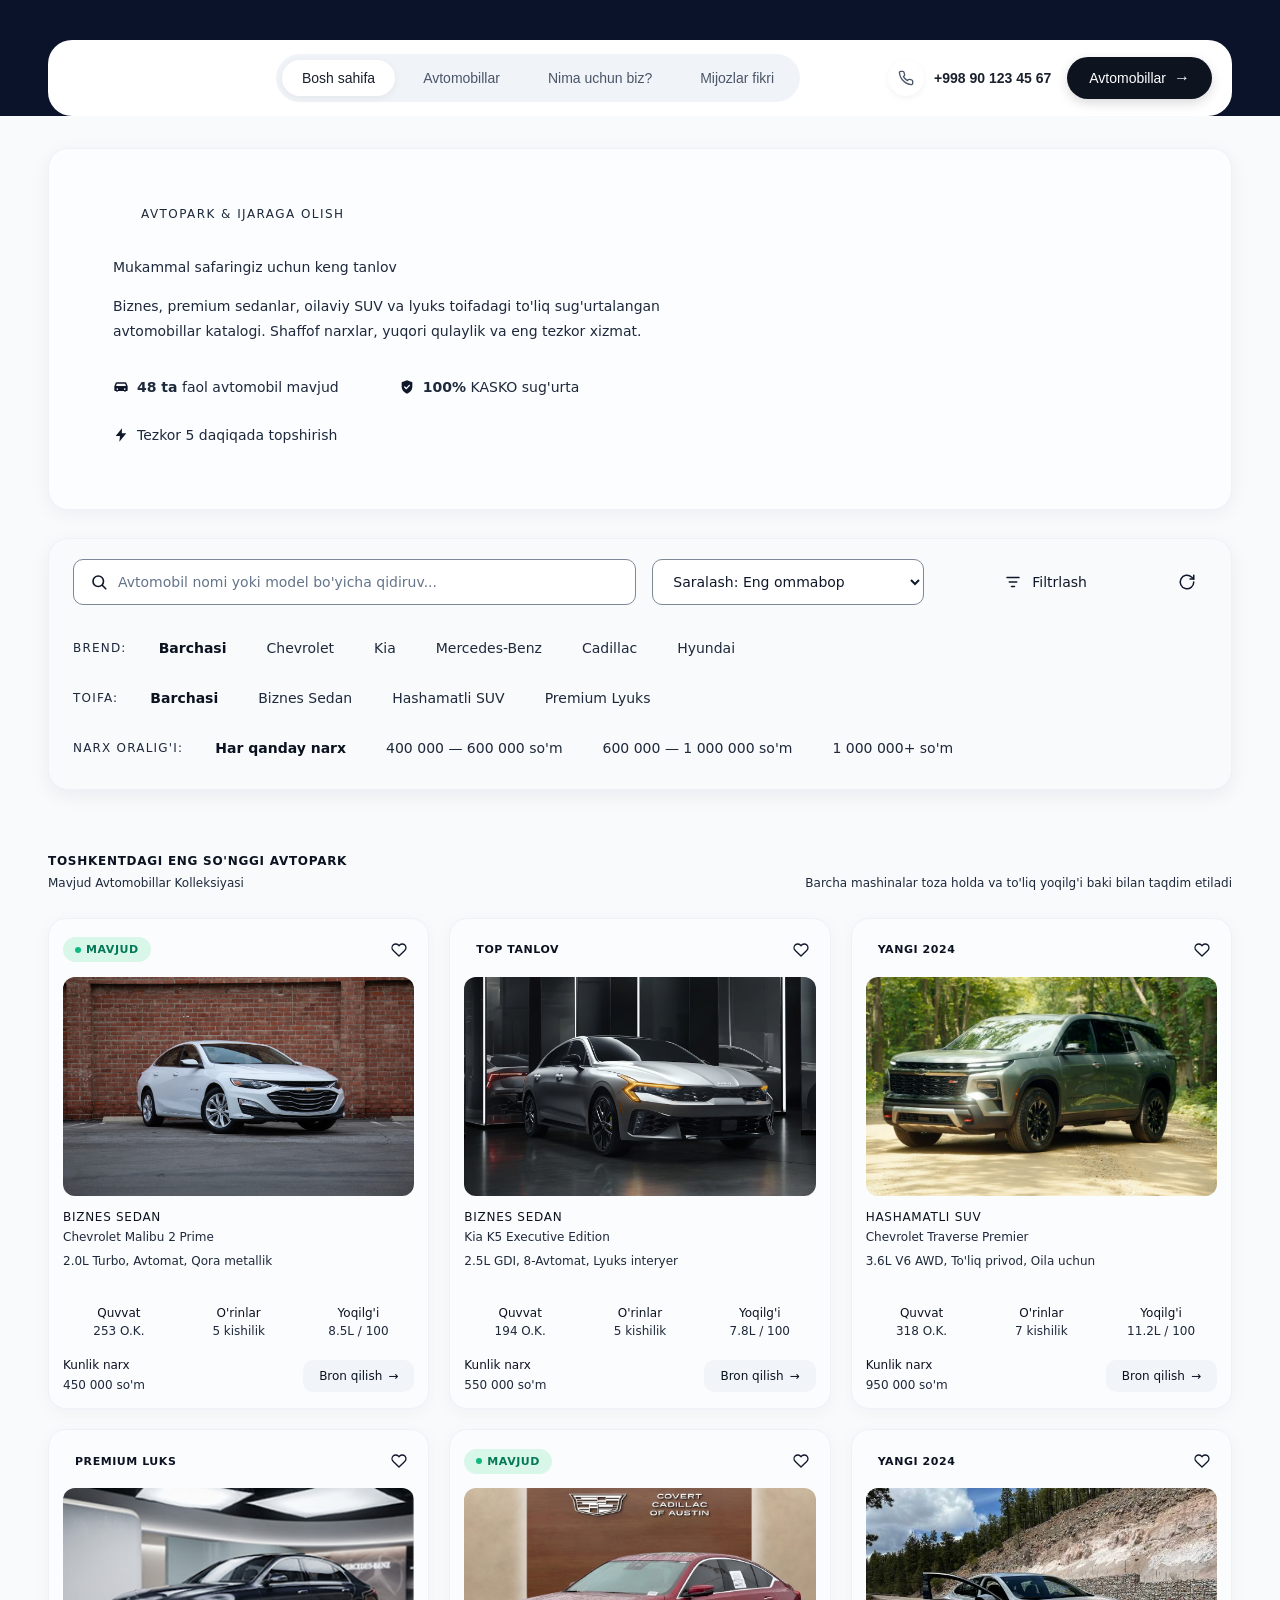
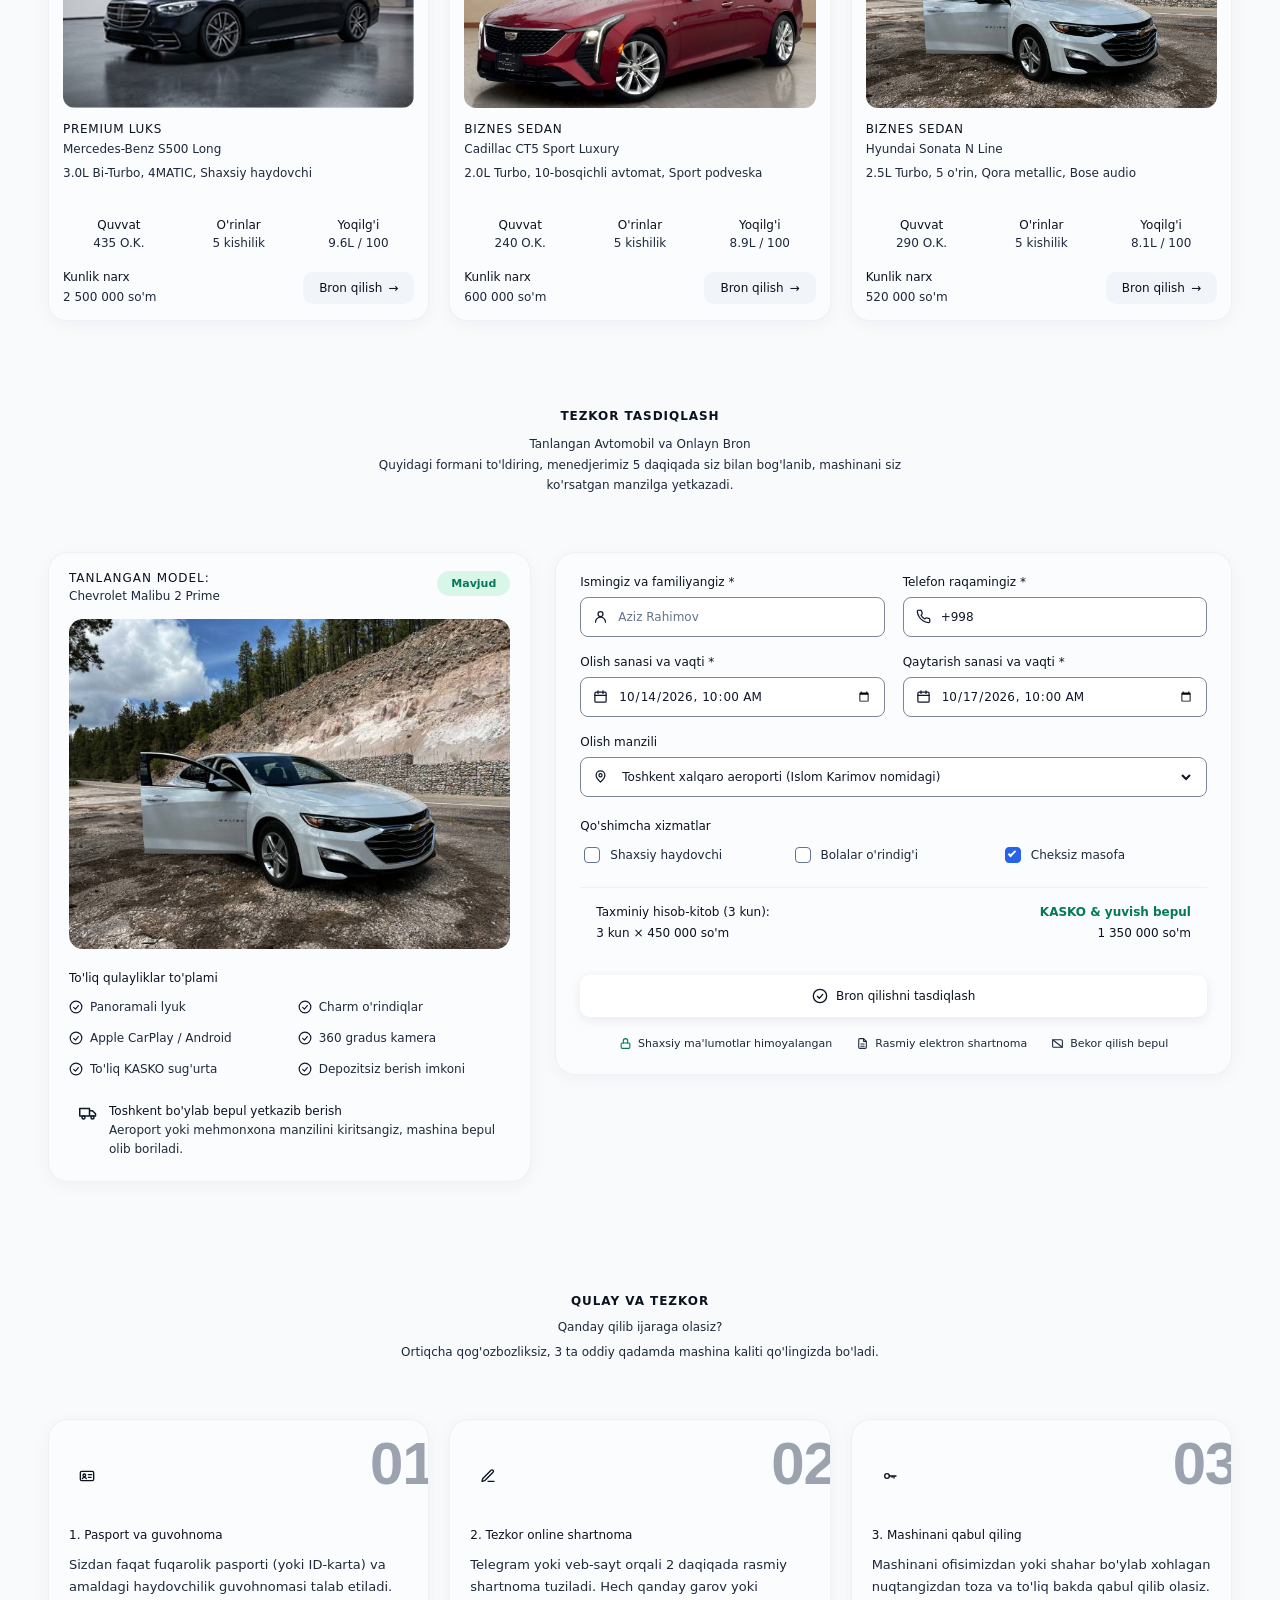
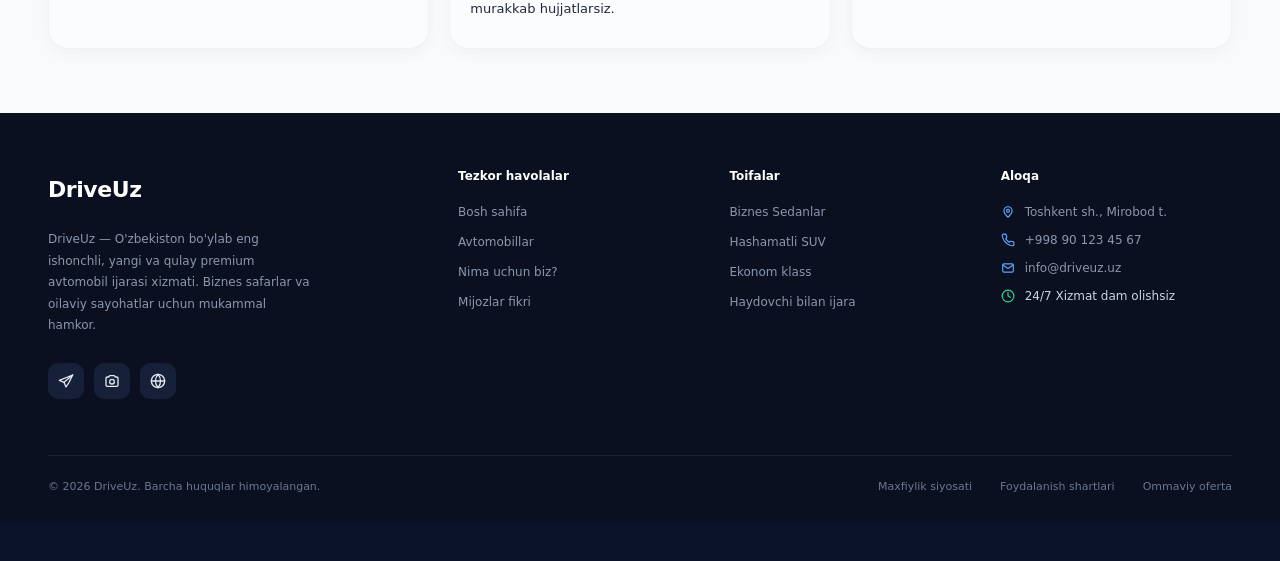
<file: catalog.html>
<!DOCTYPE html>
<html lang="en">

<head>
  <meta charset="UTF-8">
  <meta name="viewport" content="width=device-width, initial-scale=1.0">
  <title>Document</title>
  <link rel="stylesheet" href="./style.css">
</head>

<body>
  <header class="site-header">
    <div class="header-container">
      <!-- Chap qism: Logo (agar rasm bo'lmasa bo'sh joy uchun element) -->
      <div class="header-logo"></div>


      <!-- O'rta qism: Navigatsiya (kapsula ichida) -->
      <nav class="header-nav-capsule">
        <a href="./index.html" class="nav-link active">Bosh sahifa</a>
        <a href="./catalog.html" class="nav-link">Avtomobillar</a>
        <a href="./contact.html" class="nav-link">Nima uchun biz?</a>
        <a href="#" class="nav-link">Mijozlar fikri</a>
      </nav>

      <!-- O'ng qism: Telefon raqami va tugma -->
      <div class="header-right">
        <a href="tel:+998901234567" class="phone-box">
          <span class="phone-icon">
            <svg width="16" height="16" viewBox="0 0 24 24" fill="none" stroke="currentColor" stroke-width="2"
              stroke-linecap="round" stroke-linejoin="round">
              <path
                d="M22 16.92v3a2 2 0 0 1-2.18 2 19.79 19.79 0 0 1-8.63-3.07 19.5 19.5 0 0 1-6-6 19.79 19.79 0 0 1-3.07-8.67A2 2 0 0 1 4.11 2h3a2 2 0 0 1 2 1.72 12.84 12.84 0 0 0 .7 2.81 2 2 0 0 1-.45 2.11L8.09 9.91a16 16 0 0 0 6 6l1.27-1.27a2 2 0 0 1 2.11-.45 12.84 12.84 0 0 0 2.81.7A2 2 0 0 1 22 16.92z">
              </path>
            </svg>
          </span>
          <span class="phone-text">+998 90 123 45 67</span>
        </a>

        <a href="#" class="action-btn">
          Avtomobillar <span class="arrow">&rarr;</span>
        </a>
      </div>
    </div>
  </header>
  <main>
    <section class="cr-cat" id="cr-cat">
      <div class="cr-cat-container">

        <!-- Yuqori qism -->
        <div class="cr-cat-head">
          <span class="cr-cat-eyebrow">Avtopark &amp; ijaraga olish</span>
          <h2 class="cr-cat-title">Mukammal safaringiz uchun keng tanlov</h2>
          <p class="cr-cat-text">
            Biznes, premium sedanlar, oilaviy SUV va lyuks toifadagi to'liq sug'urtalangan
            avtomobillar katalogi. Shaffof narxlar, yuqori qulaylik va eng tezkor xizmat.
          </p>

          <div class="cr-cat-meta">
            <span class="cr-cat-meta-item">
              <svg width="16" height="16" viewBox="0 0 24 24" aria-hidden="true">
                <path fill="currentColor"
                  d="M5.6 5h12.8c.8 0 1.5.5 1.8 1.2L22 11v6a1 1 0 01-1 1h-1.2a2 2 0 01-3.6 0H7.8a2 2 0 01-3.6 0H3a1 1 0 01-1-1v-6l1.8-4.8C4.1 5.5 4.8 5 5.6 5zm.2 2l-1.3 3.5h15L18.2 7H5.8zM6.5 14a1.2 1.2 0 100 2.4 1.2 1.2 0 000-2.4zm11 0a1.2 1.2 0 100 2.4 1.2 1.2 0 000-2.4z" />
              </svg>
              <span><b>48 ta</b> faol avtomobil mavjud</span>
            </span>
            <span class="cr-cat-meta-item">
              <svg width="16" height="16" viewBox="0 0 24 24" aria-hidden="true">
                <path fill="currentColor" d="M12 2l8 3v6.5c0 5-3.4 8.7-8 10.5-4.6-1.8-8-5.5-8-10.5V5l8-3z" />
                <path d="M8.5 12l2.5 2.5 4.5-5" fill="none" stroke="#fcfdff" stroke-width="2" stroke-linecap="round"
                  stroke-linejoin="round" />
              </svg>
              <span><b>100%</b> KASKO sug'urta</span>
            </span>
            <span class="cr-cat-meta-item">
              <svg width="16" height="16" viewBox="0 0 24 24" aria-hidden="true">
                <path fill="currentColor" d="M13.5 2L4 13.5h6.5L9.5 22 20 9.5h-6.8L13.5 2z" />
              </svg>
              <span>Tezkor 5 daqiqada topshirish</span>
            </span>
          </div>
        </div>

        <!-- Filtr paneli -->
        <div class="cr-cat-filters">

          <div class="cr-cat-toolbar">
            <label class="cr-cat-search">
              <svg width="18" height="18" viewBox="0 0 24 24" fill="none" stroke="currentColor" stroke-width="2.2"
                stroke-linecap="round" stroke-linejoin="round">
                <circle cx="11" cy="11" r="7" />
                <path d="M21 21l-4.3-4.3" />
              </svg>
              <input type="text" placeholder="Avtomobil nomi yoki model bo'yicha qidiruv...">
            </label>

            <select class="cr-cat-sort">
              <option>Saralash: Eng ommabop</option>
              <option>Narx: arzonidan qimmatiga</option>
              <option>Narx: qimmatidan arzoniga</option>
              <option>Yangilari birinchi</option>
            </select>

            <button type="button" class="cr-cat-link">
              <svg width="18" height="18" viewBox="0 0 24 24" fill="none" stroke="currentColor" stroke-width="2"
                stroke-linecap="round" stroke-linejoin="round">
                <path d="M4 6h16M7 12h10M10 18h4" />
              </svg>
              Filtrlash
            </button>

            <button type="button" class="cr-cat-icon" aria-label="Tozalash">
              <svg width="18" height="18" viewBox="0 0 24 24" fill="none" stroke="currentColor" stroke-width="2"
                stroke-linecap="round" stroke-linejoin="round">
                <path d="M21 12a9 9 0 11-3-6.7L21 8" />
                <path d="M21 3v5h-5" />
              </svg>
            </button>
          </div>

          <div class="cr-cat-row" data-group>
            <span class="cr-cat-row-label">Brend:</span>
            <div class="cr-cat-chips">
              <button type="button" class="cr-chip is-active">Barchasi</button>
              <button type="button" class="cr-chip">Chevrolet</button>
              <button type="button" class="cr-chip">Kia</button>
              <button type="button" class="cr-chip">Mercedes-Benz</button>
              <button type="button" class="cr-chip">Cadillac</button>
              <button type="button" class="cr-chip">Hyundai</button>
            </div>
          </div>

          <div class="cr-cat-row" data-group>
            <span class="cr-cat-row-label">Toifa:</span>
            <div class="cr-cat-chips">
              <button type="button" class="cr-chip is-active">Barchasi</button>
              <button type="button" class="cr-chip">Biznes Sedan</button>
              <button type="button" class="cr-chip">Hashamatli SUV</button>
              <button type="button" class="cr-chip">Premium Lyuks</button>
            </div>
          </div>

          <div class="cr-cat-row" data-group>
            <span class="cr-cat-row-label">Narx oralig'i:</span>
            <div class="cr-cat-chips">
              <button type="button" class="cr-chip is-active">Har qanday narx</button>
              <button type="button" class="cr-chip">400 000 — 600 000 so'm</button>
              <button type="button" class="cr-chip">600 000 — 1 000 000 so'm</button>
              <button type="button" class="cr-chip">1 000 000+ so'm</button>
            </div>
          </div>

        </div>
      </div>
    </section>

    <script>
      document.querySelectorAll('#cr-cat [data-group]').forEach(function (group) {
        group.addEventListener('click', function (e) {
          var chip = e.target.closest('.cr-chip');
          if (!chip) return;
          group.querySelectorAll('.cr-chip').forEach(function (c) { c.classList.remove('is-active'); });
          chip.classList.add('is-active');
        });
      });
    </script>
    <section class="cr-cars" id="cr-cars">
      <div class="cr-cars-container">

        <!-- Sarlavha -->
        <div class="cr-cars-head">
          <div>
            <span class="cr-cars-eyebrow">Toshkentdagi eng so'nggi avtopark</span>
            <h2 class="cr-cars-title">Mavjud Avtomobillar Kolleksiyasi</h2>
          </div>
          <p class="cr-cars-note">Barcha mashinalar toza holda va to'liq yoqilg'i baki bilan taqdim etiladi</p>
        </div>

        <!-- Kartalar -->
        <div class="cr-cars-grid">

          <!-- 1 -->
          <article class="cr-car-card">
            <div class="cr-car-top">
              <span class="cr-car-badge cr-car-badge-green"><i></i>Mavjud</span>
              <button type="button" class="cr-car-fav" aria-label="Sevimlilarga qo'shish">
                <svg width="16" height="16" viewBox="0 0 24 24" fill="none" stroke="currentColor" stroke-width="2"
                  stroke-linecap="round" stroke-linejoin="round">
                  <path
                    d="M20.8 4.6a5.5 5.5 0 00-7.8 0L12 5.7l-1-1.1a5.5 5.5 0 00-7.8 7.8l1 1.1L12 21l7.8-7.5 1-1.1a5.5 5.5 0 000-7.8z" />
                </svg>
              </button>
            </div>
            <div class="cr-car-photo"><img src="./img1.png" alt="Chevrolet Malibu 2 Prime" loading="lazy"></div>
            <div class="cr-car-body">
              <span class="cr-car-cat">Biznes Sedan</span>
              <h3 class="cr-car-name">Chevrolet Malibu 2 Prime</h3>
              <p class="cr-car-desc">2.0L Turbo, Avtomat, Qora metallik</p>
            </div>
            <div class="cr-car-specs">
              <div><small>Quvvat</small><b>253 O.K.</b></div>
              <div><small>O'rinlar</small><b>5 kishilik</b></div>
              <div><small>Yoqilg'i</small><b>8.5L / 100</b></div>
            </div>
            <div class="cr-car-foot">
              <div class="cr-car-price"><small>Kunlik narx</small><b>450 000 so'm</b></div>
              <a href="#booking" class="cr-car-btn">Bron qilish <span>→</span></a>
            </div>
          </article>

          <!-- 2 -->
          <article class="cr-car-card">
            <div class="cr-car-top">
              <span class="cr-car-badge">Top tanlov</span>
              <button type="button" class="cr-car-fav" aria-label="Sevimlilarga qo'shish">
                <svg width="16" height="16" viewBox="0 0 24 24" fill="none" stroke="currentColor" stroke-width="2"
                  stroke-linecap="round" stroke-linejoin="round">
                  <path
                    d="M20.8 4.6a5.5 5.5 0 00-7.8 0L12 5.7l-1-1.1a5.5 5.5 0 00-7.8 7.8l1 1.1L12 21l7.8-7.5 1-1.1a5.5 5.5 0 000-7.8z" />
                </svg>
              </button>
            </div>
            <div class="cr-car-photo"><img src="./kiak5.png" alt="Kia K5 Executive Edition" loading="lazy"></div>
            <div class="cr-car-body">
              <span class="cr-car-cat">Biznes Sedan</span>
              <h3 class="cr-car-name">Kia K5 Executive Edition</h3>
              <p class="cr-car-desc">2.5L GDI, 8-Avtomat, Lyuks interyer</p>
            </div>
            <div class="cr-car-specs">
              <div><small>Quvvat</small><b>194 O.K.</b></div>
              <div><small>O'rinlar</small><b>5 kishilik</b></div>
              <div><small>Yoqilg'i</small><b>7.8L / 100</b></div>
            </div>
            <div class="cr-car-foot">
              <div class="cr-car-price"><small>Kunlik narx</small><b>550 000 so'm</b></div>
              <a href="#booking" class="cr-car-btn">Bron qilish <span>→</span></a>
            </div>
          </article>

          <!-- 3 -->
          <article class="cr-car-card">
            <div class="cr-car-top">
              <span class="cr-car-badge">Yangi 2024</span>
              <button type="button" class="cr-car-fav" aria-label="Sevimlilarga qo'shish">
                <svg width="16" height="16" viewBox="0 0 24 24" fill="none" stroke="currentColor" stroke-width="2"
                  stroke-linecap="round" stroke-linejoin="round">
                  <path
                    d="M20.8 4.6a5.5 5.5 0 00-7.8 0L12 5.7l-1-1.1a5.5 5.5 0 00-7.8 7.8l1 1.1L12 21l7.8-7.5 1-1.1a5.5 5.5 0 000-7.8z" />
                </svg>
              </button>
            </div>
            <div class="cr-car-photo"><img src="./traverse.png" alt="Chevrolet Traverse Premier" loading="lazy"></div>
            <div class="cr-car-body">
              <span class="cr-car-cat">Hashamatli SUV</span>
              <h3 class="cr-car-name">Chevrolet Traverse Premier</h3>
              <p class="cr-car-desc">3.6L V6 AWD, To'liq privod, Oila uchun</p>
            </div>
            <div class="cr-car-specs">
              <div><small>Quvvat</small><b>318 O.K.</b></div>
              <div><small>O'rinlar</small><b>7 kishilik</b></div>
              <div><small>Yoqilg'i</small><b>11.2L / 100</b></div>
            </div>
            <div class="cr-car-foot">
              <div class="cr-car-price"><small>Kunlik narx</small><b>950 000 so'm</b></div>
              <a href="#booking" class="cr-car-btn">Bron qilish <span>→</span></a>
            </div>
          </article>

          <!-- 4 -->
          <article class="cr-car-card">
            <div class="cr-car-top">
              <span class="cr-car-badge">Premium Luks</span>
              <button type="button" class="cr-car-fav" aria-label="Sevimlilarga qo'shish">
                <svg width="16" height="16" viewBox="0 0 24 24" fill="none" stroke="currentColor" stroke-width="2"
                  stroke-linecap="round" stroke-linejoin="round">
                  <path
                    d="M20.8 4.6a5.5 5.5 0 00-7.8 0L12 5.7l-1-1.1a5.5 5.5 0 00-7.8 7.8l1 1.1L12 21l7.8-7.5 1-1.1a5.5 5.5 0 000-7.8z" />
                </svg>
              </button>
            </div>
            <div class="cr-car-photo"><img src="./Mercedes-Benz S-Class qora flagman avtomobil.png"
                alt="Mercedes-Benz S500 Long" loading="lazy"></div>
            <div class="cr-car-body">
              <span class="cr-car-cat">Premium Luks</span>
              <h3 class="cr-car-name">Mercedes-Benz S500 Long</h3>
              <p class="cr-car-desc">3.0L Bi-Turbo, 4MATIC, Shaxsiy haydovchi</p>
            </div>
            <div class="cr-car-specs">
              <div><small>Quvvat</small><b>435 O.K.</b></div>
              <div><small>O'rinlar</small><b>5 kishilik</b></div>
              <div><small>Yoqilg'i</small><b>9.6L / 100</b></div>
            </div>
            <div class="cr-car-foot">
              <div class="cr-car-price"><small>Kunlik narx</small><b>2 500 000 so'm</b></div>
              <a href="#booking" class="cr-car-btn">Bron qilish <span>→</span></a>
            </div>
          </article>

          <!-- 5 -->
          <article class="cr-car-card">
            <div class="cr-car-top">
              <span class="cr-car-badge cr-car-badge-green"><i></i>Mavjud</span>
              <button type="button" class="cr-car-fav" aria-label="Sevimlilarga qo'shish">
                <svg width="16" height="16" viewBox="0 0 24 24" fill="none" stroke="currentColor" stroke-width="2"
                  stroke-linecap="round" stroke-linejoin="round">
                  <path
                    d="M20.8 4.6a5.5 5.5 0 00-7.8 0L12 5.7l-1-1.1a5.5 5.5 0 00-7.8 7.8l1 1.1L12 21l7.8-7.5 1-1.1a5.5 5.5 0 000-7.8z" />
                </svg>
              </button>
            </div>
            <div class="cr-car-photo"><img src="./image1.png" alt="Cadillac CT5 Sport Luxury" loading="lazy"></div>
            <div class="cr-car-body">
              <span class="cr-car-cat">Biznes Sedan</span>
              <h3 class="cr-car-name">Cadillac CT5 Sport Luxury</h3>
              <p class="cr-car-desc">2.0L Turbo, 10-bosqichli avtomat, Sport podveska</p>
            </div>
            <div class="cr-car-specs">
              <div><small>Quvvat</small><b>240 O.K.</b></div>
              <div><small>O'rinlar</small><b>5 kishilik</b></div>
              <div><small>Yoqilg'i</small><b>8.9L / 100</b></div>
            </div>
            <div class="cr-car-foot">
              <div class="cr-car-price"><small>Kunlik narx</small><b>600 000 so'm</b></div>
              <a href="#booking" class="cr-car-btn">Bron qilish <span>→</span></a>
            </div>
          </article>

          <!-- 6 -->
          <article class="cr-car-card">
            <div class="cr-car-top">
              <span class="cr-car-badge">Yangi 2024</span>
              <button type="button" class="cr-car-fav" aria-label="Sevimlilarga qo'shish">
                <svg width="16" height="16" viewBox="0 0 24 24" fill="none" stroke="currentColor" stroke-width="2"
                  stroke-linecap="round" stroke-linejoin="round">
                  <path
                    d="M20.8 4.6a5.5 5.5 0 00-7.8 0L12 5.7l-1-1.1a5.5 5.5 0 00-7.8 7.8l1 1.1L12 21l7.8-7.5 1-1.1a5.5 5.5 0 000-7.8z" />
                </svg>
              </button>
            </div>
            <div class="cr-car-photo"><img src="./img2.png" alt="Hyundai Sonata N Line" loading="lazy"></div>
            <div class="cr-car-body">
              <span class="cr-car-cat">Biznes Sedan</span>
              <h3 class="cr-car-name">Hyundai Sonata N Line</h3>
              <p class="cr-car-desc">2.5L Turbo, 5 o'rin, Qora metallic, Bose audio</p>
            </div>
            <div class="cr-car-specs">
              <div><small>Quvvat</small><b>290 O.K.</b></div>
              <div><small>O'rinlar</small><b>5 kishilik</b></div>
              <div><small>Yoqilg'i</small><b>8.1L / 100</b></div>
            </div>
            <div class="cr-car-foot">
              <div class="cr-car-price"><small>Kunlik narx</small><b>520 000 so'm</b></div>
              <a href="#booking" class="cr-car-btn">Bron qilish <span>→</span></a>
            </div>
          </article>

        </div>
      </div>
    </section>

    <script>
      document.querySelectorAll('#cr-cars .cr-car-fav').forEach(function (btn) {
        btn.addEventListener('click', function () { btn.classList.toggle('is-on'); });
      });
    </script>
    <section class="cr-book" id="cr-book">
      <div class="cr-book-container">

        <!-- Sarlavha -->
        <div class="cr-book-head">
          <span class="cr-book-eyebrow">Tezkor tasdiqlash</span>
          <h2 class="cr-book-title">Tanlangan Avtomobil va Onlayn Bron</h2>
          <p class="cr-book-text">
            Quyidagi formani to'ldiring, menedjerimiz 5 daqiqada siz bilan bog'lanib,
            mashinani siz ko'rsatgan manzilga yetkazadi.
          </p>
        </div>

        <div class="cr-book-grid">

          <!-- Chap karta: tanlangan model -->
          <aside class="cr-book-side">
            <div class="cr-book-model">
              <div>
                <span class="cr-book-model-label">Tanlangan model:</span>
                <strong class="cr-book-model-name">Chevrolet Malibu 2 Prime</strong>
              </div>
              <span class="cr-book-status">Mavjud</span>
            </div>

            <div class="cr-book-photo">
              <img src="./img2.png" alt="Chevrolet Malibu 2 Prime">
            </div>

            <h3 class="cr-book-sub">To'liq qulayliklar to'plami</h3>
            <ul class="cr-book-perks">
              <li><svg width="14" height="14" viewBox="0 0 24 24" fill="none" stroke="currentColor" stroke-width="2"
                  stroke-linecap="round" stroke-linejoin="round">
                  <circle cx="12" cy="12" r="10" />
                  <path d="M8 12.5l3 3 5-6" />
                </svg>Panoramali lyuk</li>
              <li><svg width="14" height="14" viewBox="0 0 24 24" fill="none" stroke="currentColor" stroke-width="2"
                  stroke-linecap="round" stroke-linejoin="round">
                  <circle cx="12" cy="12" r="10" />
                  <path d="M8 12.5l3 3 5-6" />
                </svg>Charm o'rindiqlar</li>
              <li><svg width="14" height="14" viewBox="0 0 24 24" fill="none" stroke="currentColor" stroke-width="2"
                  stroke-linecap="round" stroke-linejoin="round">
                  <circle cx="12" cy="12" r="10" />
                  <path d="M8 12.5l3 3 5-6" />
                </svg>Apple CarPlay / Android</li>
              <li><svg width="14" height="14" viewBox="0 0 24 24" fill="none" stroke="currentColor" stroke-width="2"
                  stroke-linecap="round" stroke-linejoin="round">
                  <circle cx="12" cy="12" r="10" />
                  <path d="M8 12.5l3 3 5-6" />
                </svg>360 gradus kamera</li>
              <li><svg width="14" height="14" viewBox="0 0 24 24" fill="none" stroke="currentColor" stroke-width="2"
                  stroke-linecap="round" stroke-linejoin="round">
                  <circle cx="12" cy="12" r="10" />
                  <path d="M8 12.5l3 3 5-6" />
                </svg>To'liq KASKO sug'urta</li>
              <li><svg width="14" height="14" viewBox="0 0 24 24" fill="none" stroke="currentColor" stroke-width="2"
                  stroke-linecap="round" stroke-linejoin="round">
                  <circle cx="12" cy="12" r="10" />
                  <path d="M8 12.5l3 3 5-6" />
                </svg>Depozitsiz berish imkoni</li>
            </ul>

            <div class="cr-book-delivery">
              <svg width="18" height="18" viewBox="0 0 24 24" fill="none" stroke="currentColor" stroke-width="2"
                stroke-linecap="round" stroke-linejoin="round">
                <path d="M1 6h13v10H1zM14 9h4l4 4v3h-8z" />
                <circle cx="6" cy="18" r="2" />
                <circle cx="18" cy="18" r="2" />
              </svg>
              <p>
                <b>Toshkent bo'ylab bepul yetkazib berish</b>
                Aeroport yoki mehmonxona manzilini kiritsangiz, mashina bepul olib boriladi.
              </p>
            </div>
          </aside>

          <!-- O'ng karta: forma -->
          <form class="cr-book-form" action="#" method="post" id="cr-book-form" data-price="450000">

            <div class="cr-book-row">
              <label class="cr-book-field">
                <span class="cr-book-label">Ismingiz va familiyangiz *</span>
                <span class="cr-book-input">
                  <svg width="15" height="15" viewBox="0 0 24 24" fill="none" stroke="currentColor" stroke-width="2"
                    stroke-linecap="round" stroke-linejoin="round">
                    <circle cx="12" cy="8" r="4" />
                    <path d="M4 21a8 8 0 0116 0" />
                  </svg>
                  <input type="text" name="name" placeholder="Aziz Rahimov" required>
                </span>
              </label>

              <label class="cr-book-field">
                <span class="cr-book-label">Telefon raqamingiz *</span>
                <span class="cr-book-input">
                  <svg width="15" height="15" viewBox="0 0 24 24" fill="none" stroke="currentColor" stroke-width="2"
                    stroke-linecap="round" stroke-linejoin="round">
                    <path
                      d="M22 16.9v3a2 2 0 01-2.2 2 19.8 19.8 0 01-8.6-3.1 19.5 19.5 0 01-6-6A19.8 19.8 0 012.1 4.2 2 2 0 014.1 2h3a2 2 0 012 1.7c.1 1 .4 1.9.7 2.8a2 2 0 01-.5 2.1L8.1 9.9a16 16 0 006 6l1.3-1.3a2 2 0 012.1-.4c.9.3 1.8.6 2.8.7a2 2 0 011.7 2z" />
                  </svg>
                  <input type="tel" name="phone" value="+998" required>
                </span>
              </label>
            </div>

            <div class="cr-book-row">
              <label class="cr-book-field">
                <span class="cr-book-label">Olish sanasi va vaqti *</span>
                <span class="cr-book-input">
                  <svg width="15" height="15" viewBox="0 0 24 24" fill="none" stroke="currentColor" stroke-width="2"
                    stroke-linecap="round" stroke-linejoin="round">
                    <rect x="3" y="5" width="18" height="16" rx="2" />
                    <path d="M3 10h18M8 3v4M16 3v4" />
                  </svg>
                  <input type="datetime-local" name="pickup" id="cr-book-from" value="2026-10-14T10:00" required>
                </span>
              </label>

              <label class="cr-book-field">
                <span class="cr-book-label">Qaytarish sanasi va vaqti *</span>
                <span class="cr-book-input">
                  <svg width="15" height="15" viewBox="0 0 24 24" fill="none" stroke="currentColor" stroke-width="2"
                    stroke-linecap="round" stroke-linejoin="round">
                    <rect x="3" y="5" width="18" height="16" rx="2" />
                    <path d="M3 10h18M8 3v4M16 3v4" />
                  </svg>
                  <input type="datetime-local" name="return" id="cr-book-to" value="2026-10-17T10:00" required>
                </span>
              </label>
            </div>

            <label class="cr-book-field">
              <span class="cr-book-label">Olish manzili</span>
              <span class="cr-book-input">
                <svg width="15" height="15" viewBox="0 0 24 24" fill="none" stroke="currentColor" stroke-width="2"
                  stroke-linecap="round" stroke-linejoin="round">
                  <path d="M12 21s7-6.2 7-11a7 7 0 10-14 0c0 4.8 7 11 7 11z" />
                  <circle cx="12" cy="10" r="2.5" />
                </svg>
                <select name="place">
                  <option>Toshkent xalqaro aeroporti (Islom Karimov nomidagi)</option>
                  <option>Toshkent shahar markazi</option>
                  <option>Mehmonxonaga yetkazib berish</option>
                  <option>Boshqa manzil</option>
                </select>
              </span>
            </label>

            <div class="cr-book-extras">
              <span class="cr-book-label">Qo'shimcha xizmatlar</span>
              <div class="cr-book-checks">
                <label class="cr-check"><input type="checkbox" name="yosh"><i></i><span>Shaxsiy haydovchi</span></label>
                <label class="cr-check"><input type="checkbox" name="yosh"><i></i><span>Bolalar
                    o'rindig'i</span></label>
                <label class="cr-check"><input type="checkbox" name="yosh" checked><i></i><span>Cheksiz
                    masofa</span></label>
              </div>
            </div>

            <div class="cr-book-sum">
              <div class="cr-book-sum-left">
                <span>Taxminiy hisob-kitob (<b id="cr-book-days">3</b> kun):</span>
                <span><b id="cr-book-days2">3</b> kun × 450 000 so'm</span>
              </div>
              <div class="cr-book-sum-right">
                <span class="cr-book-green">KASKO &amp; yuvish bepul</span>
                <span id="cr-book-total">1 350 000 so'm</span>
              </div>
            </div>

            <button type="submit" class="cr-book-btn">
              <svg width="16" height="16" viewBox="0 0 24 24" fill="none" stroke="currentColor" stroke-width="2"
                stroke-linecap="round" stroke-linejoin="round">
                <circle cx="12" cy="12" r="10" />
                <path d="M8 12.5l3 3 5-6" />
              </svg>
              Bron qilishni tasdiqlash
            </button>

            <ul class="cr-book-trust">
              <li>
                <svg width="13" height="13" viewBox="0 0 24 24" fill="none" stroke="currentColor" stroke-width="2"
                  stroke-linecap="round" stroke-linejoin="round">
                  <rect x="4" y="11" width="16" height="10" rx="2" />
                  <path d="M8 11V7a4 4 0 018 0v4" />
                </svg>
                Shaxsiy ma'lumotlar himoyalangan
              </li>
              <li>
                <svg width="13" height="13" viewBox="0 0 24 24" fill="none" stroke="currentColor" stroke-width="2"
                  stroke-linecap="round" stroke-linejoin="round">
                  <path d="M14 3H7a2 2 0 00-2 2v14a2 2 0 002 2h10a2 2 0 002-2V8z" />
                  <path d="M14 3v5h5M9 13h6M9 17h6" />
                </svg>
                Rasmiy elektron shartnoma
              </li>
              <li>
                <svg width="13" height="13" viewBox="0 0 24 24" fill="none" stroke="currentColor" stroke-width="2"
                  stroke-linecap="round" stroke-linejoin="round">
                  <rect x="3" y="5" width="18" height="14" rx="2" />
                  <path d="M3 5l18 14" />
                </svg>
                Bekor qilish bepul
              </li>
            </ul>

          </form>
        </div>
      </div>
    </section>

    <script>
      (function () {
        var form = document.getElementById('cr-book-form');
        var from = document.getElementById('cr-book-from');
        var to = document.getElementById('cr-book-to');
        var price = Number(form.getAttribute('data-price')) || 0;

        function fmt(n) { return String(n).replace(/\B(?=(\d{3})+(?!\d))/g, ' '); }

        function calc() {
          var a = new Date(from.value), b = new Date(to.value);
          var days = 1;
          if (!isNaN(a) && !isNaN(b) && b > a) {
            days = Math.ceil((b - a) / 86400000);
          }
          document.getElementById('cr-book-days').textContent = days;
          document.getElementById('cr-book-days2').textContent = days;
          document.getElementById('cr-book-total').textContent = fmt(days * price) + " so'm";
        }

        from.addEventListener('input', calc);
        to.addEventListener('input', calc);
        calc();
      })();
    </script>
    <section class="cr-steps" id="cr-steps">
      <div class="cr-steps-container">

        <!-- Sarlavha -->
        <div class="cr-steps-head">
          <span class="cr-steps-eyebrow">Qulay va tezkor</span>
          <h2 class="cr-steps-title">Qanday qilib ijaraga olasiz?</h2>
          <p class="cr-steps-text">Ortiqcha qog'ozbozliksiz, 3 ta oddiy qadamda mashina kaliti qo'lingizda bo'ladi.</p>
        </div>

        <!-- Qadamlar -->
        <div class="cr-steps-grid">

          <article class="cr-step">
            <span class="cr-step-num">01</span>
            <span class="cr-step-icon">
              <svg width="16" height="16" viewBox="0 0 24 24" fill="none" stroke="currentColor" stroke-width="2"
                stroke-linecap="round" stroke-linejoin="round">
                <rect x="2" y="5" width="20" height="14" rx="2" />
                <circle cx="8" cy="11" r="2" />
                <path d="M5 16c.6-1.5 1.8-2 3-2s2.4.5 3 2M14 10h5M14 14h4" />
              </svg>
            </span>
            <h3 class="cr-step-title">1. Pasport va guvohnoma</h3>
            <p class="cr-step-text">Sizdan faqat fuqarolik pasporti (yoki ID-karta) va amaldagi haydovchilik guvohnomasi
              talab etiladi.</p>
          </article>

          <article class="cr-step">
            <span class="cr-step-num">02</span>
            <span class="cr-step-icon">
              <svg width="16" height="16" viewBox="0 0 24 24" fill="none" stroke="currentColor" stroke-width="2"
                stroke-linecap="round" stroke-linejoin="round">
                <path d="M12 20h9" />
                <path d="M16.5 3.5a2.1 2.1 0 013 3L7 19l-4 1 1-4 12.5-12.5z" />
              </svg>
            </span>
            <h3 class="cr-step-title">2. Tezkor online shartnoma</h3>
            <p class="cr-step-text">Telegram yoki veb-sayt orqali 2 daqiqada rasmiy shartnoma tuziladi. Hech qanday
              garov yoki murakkab hujjatlarsiz.</p>
          </article>

          <article class="cr-step">
            <span class="cr-step-num">03</span>
            <span class="cr-step-icon">
              <svg width="16" height="16" viewBox="0 0 24 24" fill="none" stroke="currentColor" stroke-width="2"
                stroke-linecap="round" stroke-linejoin="round">
                <circle cx="7.5" cy="12" r="3.5" />
                <path d="M11 12h10M18 12v3M15 12v2" />
              </svg>
            </span>
            <h3 class="cr-step-title">3. Mashinani qabul qiling</h3>
            <p class="cr-step-text">Mashinani ofisimizdan yoki shahar bo'ylab xohlagan nuqtangizdan toza va to'liq bakda
              qabul qilib olasiz.</p>
          </article>

        </div>
      </div>
    </section>
    <footer class="cr-foot" id="cr-foot">
      <div class="cr-foot-container">

        <div class="cr-foot-grid">

          <!-- Brend -->
          <div class="cr-foot-brand">
            <a href="/" class="cr-foot-logo">
              <!-- <img src="logo.svg" alt="DriveUz"> -->
              <span>DriveUz</span>
            </a>
            <p class="cr-foot-about">
              DriveUz — O'zbekiston bo'ylab eng ishonchli, yangi va qulay premium avtomobil ijarasi xizmati.
              Biznes safarlar va oilaviy sayohatlar uchun mukammal hamkor.
            </p>
            <div class="cr-foot-social">
              <a href="#" aria-label="Telegram">
                <svg width="16" height="16" viewBox="0 0 24 24" fill="none" stroke="currentColor" stroke-width="2"
                  stroke-linecap="round" stroke-linejoin="round">
                  <path d="M22 3L2 11l7 3 3 7 4-6 6-12z" />
                  <path d="M9 14l13-11" />
                </svg>
              </a>
              <a href="#" aria-label="Instagram">
                <svg width="16" height="16" viewBox="0 0 24 24" fill="none" stroke="currentColor" stroke-width="2"
                  stroke-linecap="round" stroke-linejoin="round">
                  <path d="M3 8a2 2 0 012-2h2l1.5-2h7L17 6h2a2 2 0 012 2v10a2 2 0 01-2 2H5a2 2 0 01-2-2z" />
                  <circle cx="12" cy="13" r="3.5" />
                </svg>
              </a>
              <a href="#" aria-label="Veb-sayt">
                <svg width="16" height="16" viewBox="0 0 24 24" fill="none" stroke="currentColor" stroke-width="2"
                  stroke-linecap="round" stroke-linejoin="round">
                  <circle cx="12" cy="12" r="10" />
                  <path d="M2 12h20M12 2a15 15 0 010 20M12 2a15 15 0 000 20" />
                </svg>
              </a>
            </div>
          </div>

          <!-- Tezkor havolalar -->
          <div class="cr-foot-col">
            <h4 class="cr-foot-title">Tezkor havolalar</h4>
            <ul class="cr-foot-list">
              <li><a href="./index.html">Bosh sahifa</a></li>
              <li><a href="./catalog.html">Avtomobillar</a></li>
              <li><a href="./contact.html">Nima uchun biz?</a></li>
              <li><a href="#reviews">Mijozlar fikri</a></li>
            </ul>
          </div>

          <!-- Toifalar -->
          <div class="cr-foot-col">
            <h4 class="cr-foot-title">Toifalar</h4>
            <ul class="cr-foot-list">
              <li><a href="#">Biznes Sedanlar</a></li>
              <li><a href="#">Hashamatli SUV</a></li>
              <li><a href="#">Ekonom klass</a></li>
              <li><a href="#">Haydovchi bilan ijara</a></li>
            </ul>
          </div>

          <!-- Aloqa -->
          <div class="cr-foot-col">
            <h4 class="cr-foot-title">Aloqa</h4>
            <ul class="cr-foot-contact">
              <li>
                <svg width="14" height="14" viewBox="0 0 24 24" fill="none" stroke="currentColor" stroke-width="2"
                  stroke-linecap="round" stroke-linejoin="round">
                  <path d="M12 21s7-6.2 7-11a7 7 0 10-14 0c0 4.8 7 11 7 11z" />
                  <circle cx="12" cy="10" r="2.5" />
                </svg>
                <span>Toshkent sh., Mirobod t.</span>
              </li>
              <li>
                <svg width="14" height="14" viewBox="0 0 24 24" fill="none" stroke="currentColor" stroke-width="2"
                  stroke-linecap="round" stroke-linejoin="round">
                  <path
                    d="M22 16.9v3a2 2 0 01-2.2 2 19.8 19.8 0 01-8.6-3.1 19.5 19.5 0 01-6-6A19.8 19.8 0 012.1 4.2 2 2 0 014.1 2h3a2 2 0 012 1.7c.1 1 .4 1.9.7 2.8a2 2 0 01-.5 2.1L8.1 9.9a16 16 0 006 6l1.3-1.3a2 2 0 012.1-.4c.9.3 1.8.6 2.8.7a2 2 0 011.7 2z" />
                </svg>
                <a href="tel:+998901234567">+998 90 123 45 67</a>
              </li>
              <li>
                <svg width="14" height="14" viewBox="0 0 24 24" fill="none" stroke="currentColor" stroke-width="2"
                  stroke-linecap="round" stroke-linejoin="round">
                  <rect x="3" y="5" width="18" height="14" rx="2" />
                  <path d="M3 7l9 6 9-6" />
                </svg>
                <a href="mailto:info@driveuz.uz">info@driveuz.uz</a>
              </li>
              <li class="cr-foot-green">
                <svg width="14" height="14" viewBox="0 0 24 24" fill="none" stroke="currentColor" stroke-width="2"
                  stroke-linecap="round" stroke-linejoin="round">
                  <circle cx="12" cy="12" r="10" />
                  <path d="M12 6v6l4 2" />
                </svg>
                <span>24/7 Xizmat dam olishsiz</span>
              </li>
            </ul>
          </div>

        </div>

        <!-- Pastki qator -->
        <div class="cr-foot-bottom">
          <p>© 2026 DriveUz. Barcha huquqlar himoyalangan.</p>
          <nav class="cr-foot-legal" aria-label="Huquqiy havolalar">
            <a href="#">Maxfiylik siyosati</a>
            <a href="#">Foydalanish shartlari</a>
            <a href="#">Ommaviy oferta</a>
          </nav>
        </div>

      </div>
    </footer>
  </main>
</body>

</html>
</file>
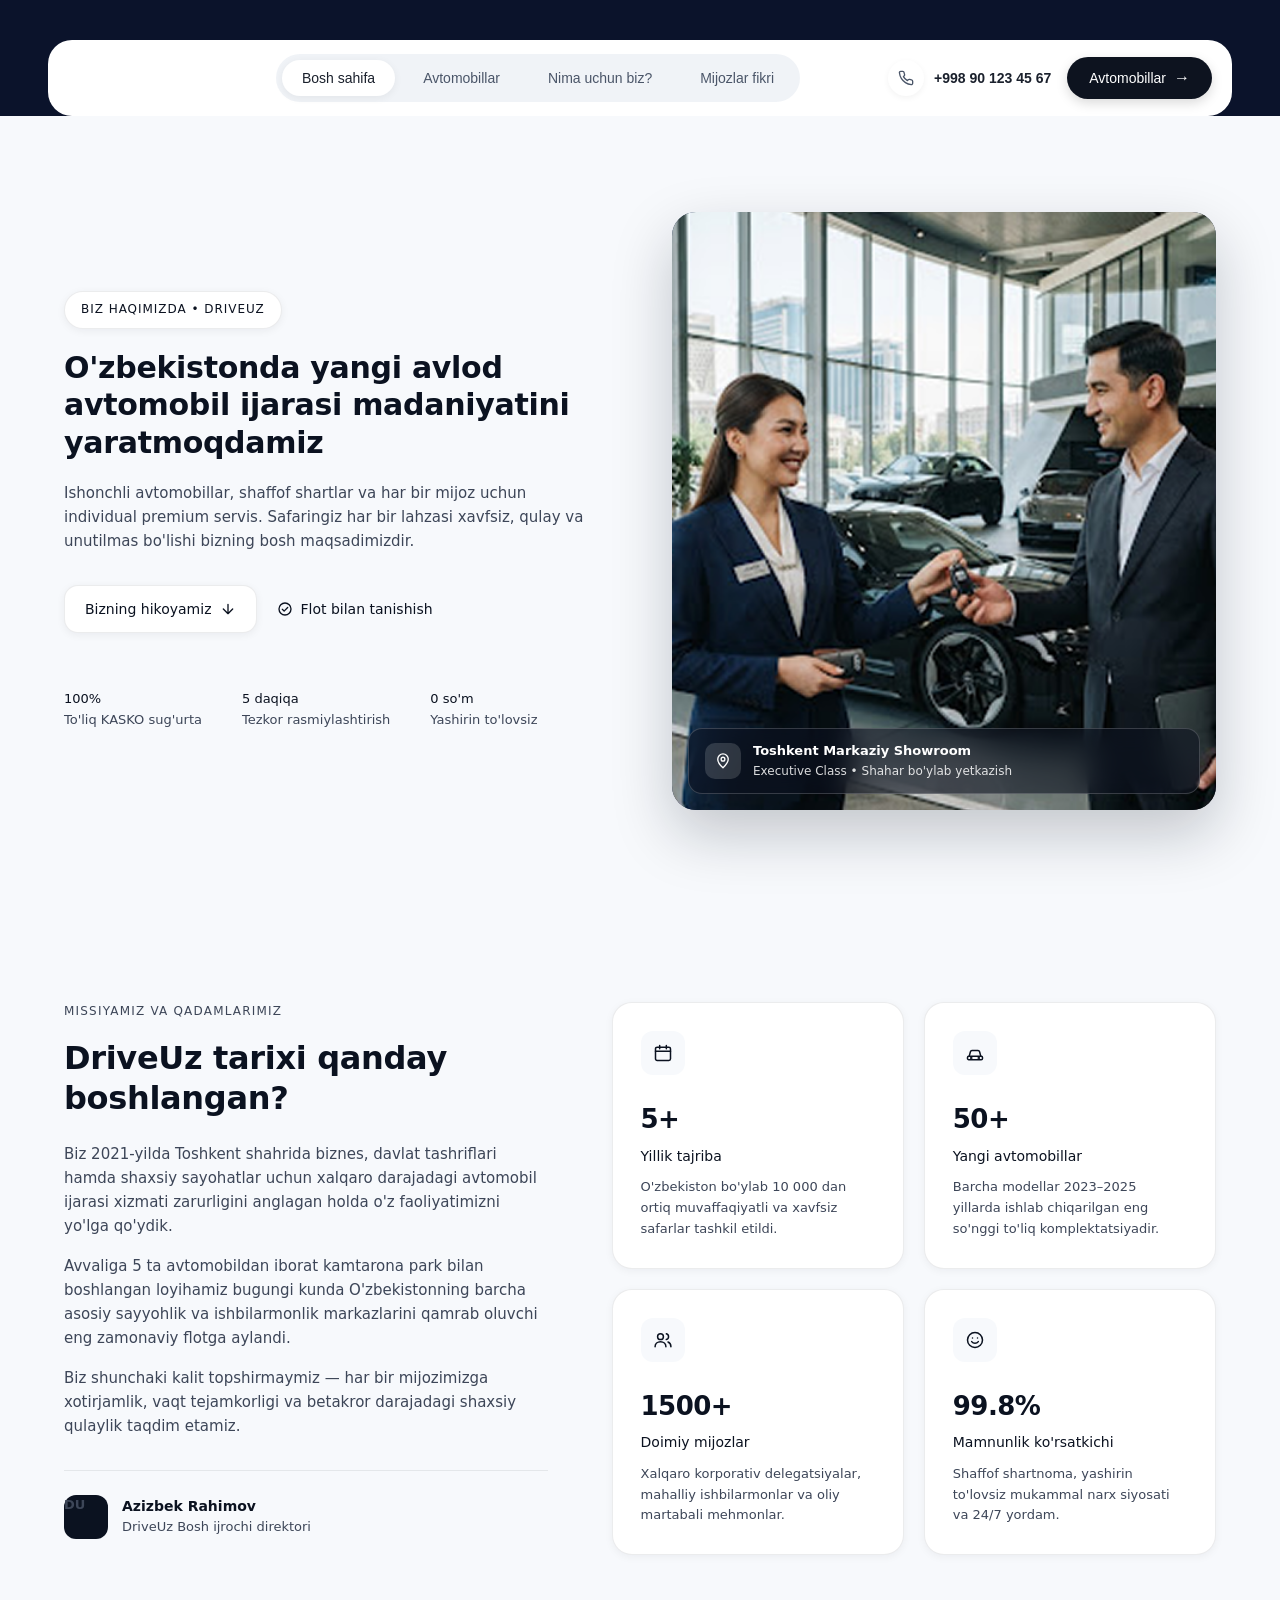
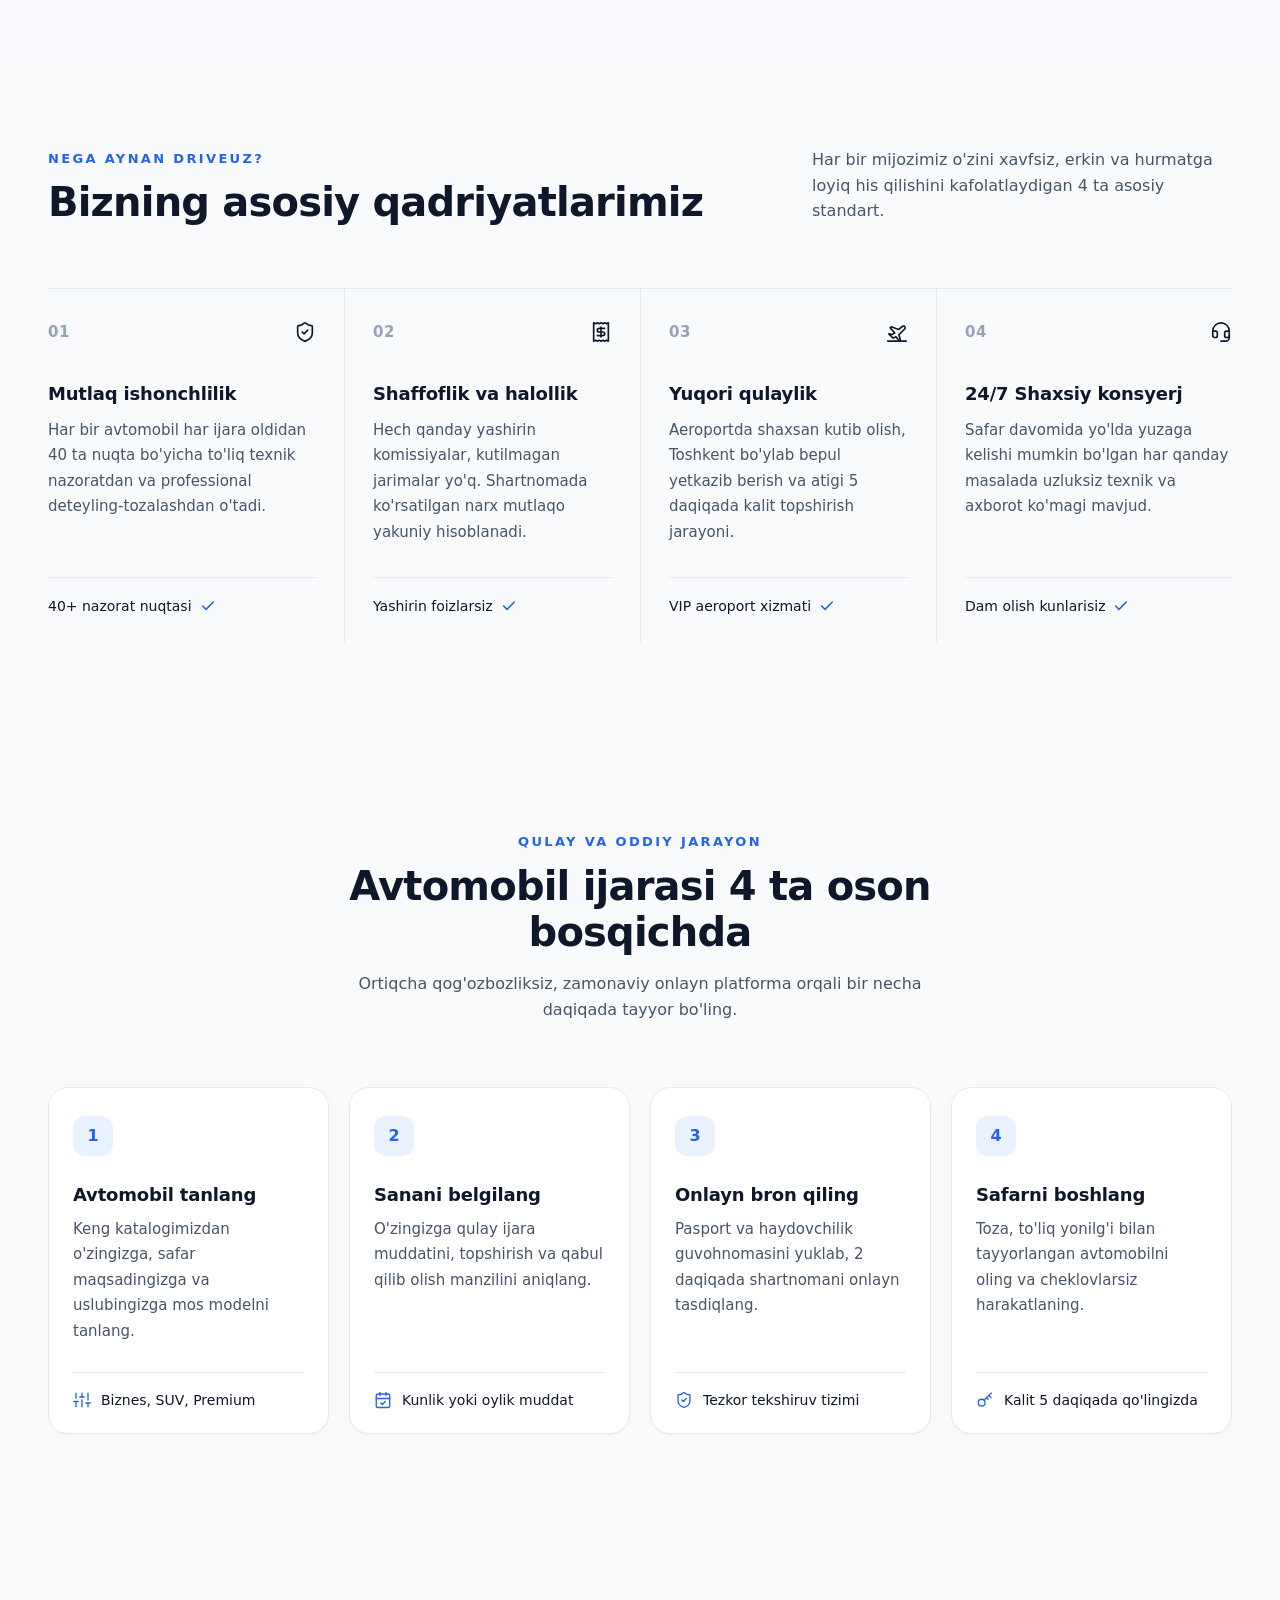
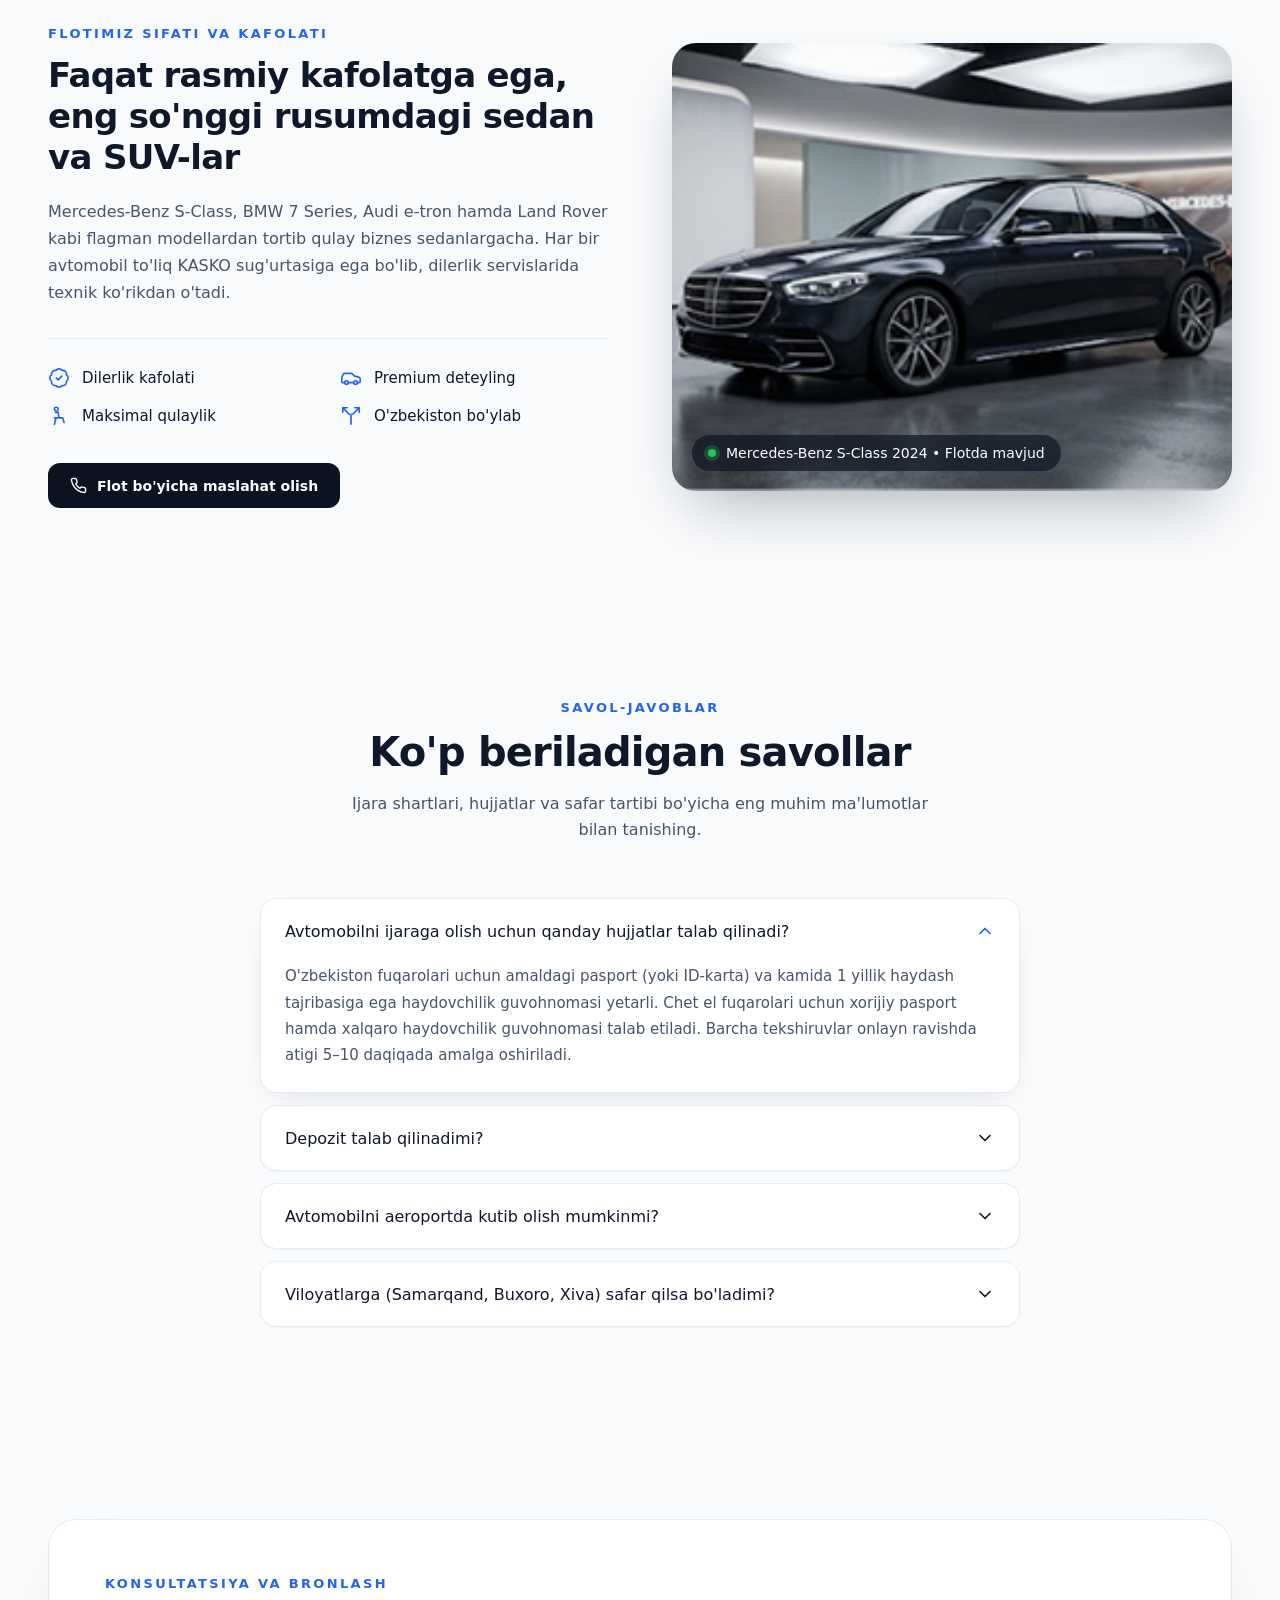
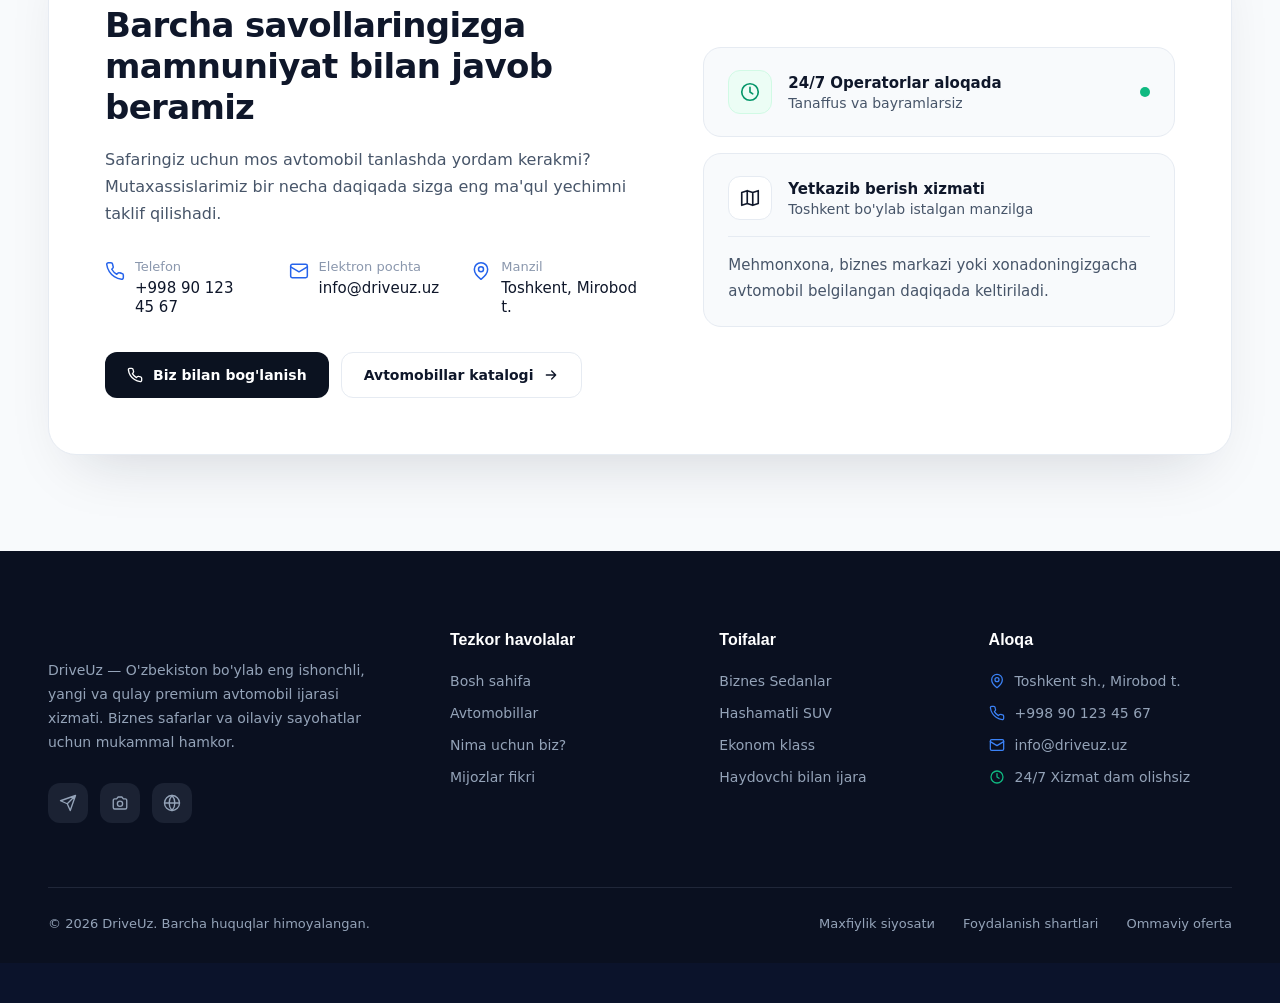
<file: contact.html>
<!DOCTYPE html>
<html lang="en">

<head>
  <meta charset="UTF-8">
  <meta name="viewport" content="width=device-width, initial-scale=1.0">
  <title>Document</title>
  <link rel="stylesheet" href="./style.css">
</head>

<body>
  <header class="site-header">
    <div class="header-container">
      <!-- Chap qism: Logo (agar rasm bo'lmasa bo'sh joy uchun element) -->
      <div class="header-logo"></div>


      <!-- O'rta qism: Navigatsiya (kapsula ichida) -->
      <nav class="header-nav-capsule">
        <a href="./index.html" class="nav-link active">Bosh sahifa</a>
        <a href="./catalog.html" class="nav-link">Avtomobillar</a>
        <a href="./contact.html" class="nav-link">Nima uchun biz?</a>
        <a href="#" class="nav-link">Mijozlar fikri</a>
      </nav>

      <!-- O'ng qism: Telefon raqami va tugma -->
      <div class="header-right">
        <a href="tel:+998901234567" class="phone-box">
          <span class="phone-icon">
            <svg width="16" height="16" viewBox="0 0 24 24" fill="none" stroke="currentColor" stroke-width="2"
              stroke-linecap="round" stroke-linejoin="round">
              <path
                d="M22 16.92v3a2 2 0 0 1-2.18 2 19.79 19.79 0 0 1-8.63-3.07 19.5 19.5 0 0 1-6-6 19.79 19.79 0 0 1-3.07-8.67A2 2 0 0 1 4.11 2h3a2 2 0 0 1 2 1.72 12.84 12.84 0 0 0 .7 2.81 2 2 0 0 1-.45 2.11L8.09 9.91a16 16 0 0 0 6 6l1.27-1.27a2 2 0 0 1 2.11-.45 12.84 12.84 0 0 0 2.81.7A2 2 0 0 1 22 16.92z">
              </path>
            </svg>
          </span>
          <span class="phone-text">+998 90 123 45 67</span>
        </a>

        <a href="#" class="action-btn">
          Avtomobillar <span class="arrow">&rarr;</span>
        </a>
      </div>
    </div>
  </header>

  <script>
    document.querySelectorAll('#cr-nav .cr-nav-link').forEach(function (link) {
      link.addEventListener('click', function () {
        document.querySelectorAll('#cr-nav .cr-nav-link').forEach(function (l) { l.classList.remove('is-active'); });
        link.classList.add('is-active');
      });
    });
  </script>
  <main>
    <section class="du-about" id="about">
      <div class="du-container du-about__inner">

        <div class="du-about__text">
          <span class="du-about__badge">Biz haqimizda • DriveUZ</span>

          <h2 class="du-about__title">
            O'zbekistonda yangi avlod avtomobil ijarasi madaniyatini yaratmoqdamiz
          </h2>

          <p class="du-about__desc">
            Ishonchli avtomobillar, shaffof shartlar va har bir mijoz uchun individual
            premium servis. Safaringiz har bir lahzasi xavfsiz, qulay va unutilmas
            bo'lishi bizning bosh maqsadimizdir.
          </p>

          <div class="du-about__actions">
            <a href="#story" class="du-btn du-btn--light">
              Bizning hikoyamiz
              <svg width="16" height="16" viewBox="0 0 24 24" fill="none" stroke="currentColor" stroke-width="2"
                stroke-linecap="round" stroke-linejoin="round" aria-hidden="true">
                <path d="M12 5v14M19 12l-7 7-7-7" />
              </svg>
            </a>

            <a href="#fleet" class="du-btn du-btn--link">
              <svg width="16" height="16" viewBox="0 0 24 24" fill="none" stroke="currentColor" stroke-width="2"
                stroke-linecap="round" stroke-linejoin="round" aria-hidden="true">
                <circle cx="12" cy="12" r="9" />
                <path d="M8 12.5l2.7 2.7L16 9.8" />
              </svg>
              Flot bilan tanishish
            </a>
          </div>

          <div class="du-about__stats">
            <div class="du-stat">
              <strong>100%</strong>
              <span>To'liq KASKO sug'urta</span>
            </div>
            <div class="du-stat">
              <strong>5 daqiqa</strong>
              <span>Tezkor rasmiylashtirish</span>
            </div>
            <div class="du-stat">
              <strong>0 so'm</strong>
              <span>Yashirin to'lovsiz</span>
            </div>
          </div>
        </div>

        <figure class="du-about__media">
          <!-- RASM YO'LINI O'ZINGIZNIKIGA ALMASHTIRING -->
          <img src="./DriveUz Toshkentdagi premium avtosaloni va xushmuomala jamoasi.png" alt="DriveUZ showroom"
            onerror="this.style.display='none'" />

          <figcaption class="du-about__caption">
            <span class="du-about__caption-icon">
              <svg width="18" height="18" viewBox="0 0 24 24" fill="none" stroke="currentColor" stroke-width="1.8"
                stroke-linecap="round" stroke-linejoin="round" aria-hidden="true">
                <path d="M12 21s7-6.2 7-11.5A7 7 0 0 0 5 9.5C5 14.8 12 21 12 21z" />
                <circle cx="12" cy="9.5" r="2.5" />
              </svg>
            </span>
            <span class="du-about__caption-text">
              <strong>Toshkent Markaziy Showroom</strong>
              <small>Executive Class • Shahar bo'ylab yetkazish</small>
            </span>
          </figcaption>
        </figure>

      </div>
    </section>
    <section class="du-story" id="story">
      <div class="du-container du-story__inner">

        <!-- Chap: matn -->
        <div class="du-story__text">
          <span class="du-story__label">Missiyamiz va qadamlarimiz</span>

          <h2 class="du-story__title">DriveUz tarixi qanday boshlangan?</h2>

          <p>
            Biz 2021-yilda Toshkent shahrida biznes, davlat tashriflari hamda shaxsiy
            sayohatlar uchun xalqaro darajadagi avtomobil ijarasi xizmati zarurligini
            anglagan holda o'z faoliyatimizni yo'lga qo'ydik.
          </p>

          <p>
            Avvaliga 5 ta avtomobildan iborat kamtarona park bilan boshlangan
            loyihamiz bugungi kunda O'zbekistonning barcha asosiy sayyohlik va
            ishbilarmonlik markazlarini qamrab oluvchi eng zamonaviy flotga aylandi.
          </p>

          <p>
            Biz shunchaki kalit topshirmaymiz — har bir mijozimizga xotirjamlik, vaqt
            tejamkorligi va betakror darajadagi shaxsiy qulaylik taqdim etamiz.
          </p>

          <div class="du-story__author">
            <span class="du-story__logo">DU</span>
            <div>
              <strong>Azizbek Rahimov</strong>
              <span>DriveUz Bosh ijrochi direktori</span>
            </div>
          </div>
        </div>

        <!-- O'ng: kartalar -->
        <div class="du-story__cards">

          <article class="du-card">
            <span class="du-card__icon">
              <svg width="20" height="20" viewBox="0 0 24 24" fill="none" stroke="currentColor" stroke-width="1.8"
                stroke-linecap="round" stroke-linejoin="round" aria-hidden="true">
                <rect x="3" y="5" width="18" height="16" rx="2" />
                <path d="M3 10h18M8 3v4M16 3v4" />
              </svg>
            </span>
            <strong class="du-card__num">5+</strong>
            <h3 class="du-card__title">Yillik tajriba</h3>
            <p class="du-card__text">
              O'zbekiston bo'ylab 10 000 dan ortiq muvaffaqiyatli va xavfsiz safarlar
              tashkil etildi.
            </p>
          </article>

          <article class="du-card">
            <span class="du-card__icon">
              <svg width="20" height="20" viewBox="0 0 24 24" fill="none" stroke="currentColor" stroke-width="1.8"
                stroke-linecap="round" stroke-linejoin="round" aria-hidden="true">
                <path d="M5 16l1.5-5.5A2 2 0 0 1 8.4 9h7.2a2 2 0 0 1 1.9 1.5L19 16" />
                <rect x="3" y="16" width="18" height="4" rx="1.5" />
                <circle cx="7.5" cy="18" r=".6" />
                <circle cx="16.5" cy="18" r=".6" />
              </svg>
            </span>
            <strong class="du-card__num">50+</strong>
            <h3 class="du-card__title">Yangi avtomobillar</h3>
            <p class="du-card__text">
              Barcha modellar 2023–2025 yillarda ishlab chiqarilgan eng so'nggi to'liq
              komplektatsiyadir.
            </p>
          </article>

          <article class="du-card">
            <span class="du-card__icon">
              <svg width="20" height="20" viewBox="0 0 24 24" fill="none" stroke="currentColor" stroke-width="1.8"
                stroke-linecap="round" stroke-linejoin="round" aria-hidden="true">
                <circle cx="9" cy="8" r="3.5" />
                <path d="M2.5 20c0-3.6 2.9-6 6.5-6s6.5 2.4 6.5 6" />
                <path d="M16 4.6a3.5 3.5 0 0 1 0 6.8M18 14.3c2.2.7 3.5 2.6 3.5 5.7" />
              </svg>
            </span>
            <strong class="du-card__num">1500+</strong>
            <h3 class="du-card__title">Doimiy mijozlar</h3>
            <p class="du-card__text">
              Xalqaro korporativ delegatsiyalar, mahalliy ishbilarmonlar va oliy
              martabali mehmonlar.
            </p>
          </article>

          <article class="du-card">
            <span class="du-card__icon">
              <svg width="20" height="20" viewBox="0 0 24 24" fill="none" stroke="currentColor" stroke-width="1.8"
                stroke-linecap="round" stroke-linejoin="round" aria-hidden="true">
                <circle cx="12" cy="12" r="9" />
                <path d="M8 14s1.5 2 4 2 4-2 4-2M9 9.5h.01M15 9.5h.01" />
              </svg>
            </span>
            <strong class="du-card__num">99.8%</strong>
            <h3 class="du-card__title">Mamnunlik ko'rsatkichi</h3>
            <p class="du-card__text">
              Shaffof shartnoma, yashirin to'lovsiz mukammal narx siyosati va 24/7
              yordam.
            </p>
          </article>

        </div>
      </div>
    </section>
    <section class="wh" id="why-us">
      <div class="wh__container">

        <div class="wh__head">
          <div class="wh__head-left">
            <span class="wh__eyebrow">NEGA AYNAN DRIVEUZ?</span>
            <h2 class="wh__title">Bizning asosiy qadriyatlarimiz</h2>
          </div>
          <p class="wh__lead">
            Har bir mijozimiz o'zini xavfsiz, erkin va hurmatga loyiq his qilishini kafolatlaydigan 4 ta asosiy
            standart.
          </p>
        </div>

        <div class="wh__grid">

          <article class="wh-item">
            <div class="wh-item__top">
              <span class="wh-item__num">01</span>
              <svg class="wh-item__icon" viewBox="0 0 24 24" aria-hidden="true">
                <path
                  d="M20 13c0 5-3.5 7.5-7.66 8.95a1 1 0 0 1-.67-.01C7.5 20.5 4 18 4 13V6a1 1 0 0 1 1-1c2 0 4.5-1.2 6.24-2.72a1.17 1.17 0 0 1 1.52 0C14.51 3.81 17 5 19 5a1 1 0 0 1 1 1z" />
                <path d="m9 12 2 2 4-4" />
              </svg>
            </div>
            <h3 class="wh-item__title">Mutlaq ishonchlilik</h3>
            <p class="wh-item__text">Har bir avtomobil har ijara oldidan 40 ta nuqta bo'yicha to'liq texnik nazoratdan
              va professional deteyling-tozalashdan o'tadi.</p>
            <div class="wh-item__foot">
              <span>40+ nazorat nuqtasi</span>
              <svg viewBox="0 0 24 24" aria-hidden="true">
                <path d="M20 6 9 17l-5-5" />
              </svg>
            </div>
          </article>

          <article class="wh-item">
            <div class="wh-item__top">
              <span class="wh-item__num">02</span>
              <svg class="wh-item__icon" viewBox="0 0 24 24" aria-hidden="true">
                <path d="M4 2v20l2-1 2 1 2-1 2 1 2-1 2 1 2-1 2 1V2l-2 1-2-1-2 1-2-1-2 1-2-1-2 1Z" />
                <path d="M16 8h-6a2 2 0 1 0 0 4h4a2 2 0 1 1 0 4H8" />
                <path d="M12 17.5v-11" />
              </svg>
            </div>
            <h3 class="wh-item__title">Shaffoflik va halollik</h3>
            <p class="wh-item__text">Hech qanday yashirin komissiyalar, kutilmagan jarimalar yo'q. Shartnomada
              ko'rsatilgan narx mutlaqo yakuniy hisoblanadi.</p>
            <div class="wh-item__foot">
              <span>Yashirin foizlarsiz</span>
              <svg viewBox="0 0 24 24" aria-hidden="true">
                <path d="M20 6 9 17l-5-5" />
              </svg>
            </div>
          </article>

          <article class="wh-item">
            <div class="wh-item__top">
              <span class="wh-item__num">03</span>
              <svg class="wh-item__icon" viewBox="0 0 24 24" aria-hidden="true">
                <path d="M2 22h20" />
                <path
                  d="m3 14 3.5.8 3-2-5-5.3 1.2-1.2 8 3 4-3.3c1-.8 2.6-.6 3.1.6.4.9.1 1.8-.7 2.4L14 15l1.6 5.3-1.3 1.2-3.5-4.4-3 1.6z" />
              </svg>
            </div>
            <h3 class="wh-item__title">Yuqori qulaylik</h3>
            <p class="wh-item__text">Aeroportda shaxsan kutib olish, Toshkent bo'ylab bepul yetkazib berish va atigi 5
              daqiqada kalit topshirish jarayoni.</p>
            <div class="wh-item__foot">
              <span>VIP aeroport xizmati</span>
              <svg viewBox="0 0 24 24" aria-hidden="true">
                <path d="M20 6 9 17l-5-5" />
              </svg>
            </div>
          </article>

          <article class="wh-item">
            <div class="wh-item__top">
              <span class="wh-item__num">04</span>
              <svg class="wh-item__icon" viewBox="0 0 24 24" aria-hidden="true">
                <path
                  d="M3 11h3a2 2 0 0 1 2 2v3a2 2 0 0 1-2 2H5a2 2 0 0 1-2-2v-5Zm0 0a9 9 0 1 1 18 0m0 0v5a2 2 0 0 1-2 2h-1a2 2 0 0 1-2-2v-3a2 2 0 0 1 2-2h3Z" />
                <path d="M21 16v2a4 4 0 0 1-4 4h-5" />
              </svg>
            </div>
            <h3 class="wh-item__title">24/7 Shaxsiy konsyerj</h3>
            <p class="wh-item__text">Safar davomida yo'lda yuzaga kelishi mumkin bo'lgan har qanday masalada uzluksiz
              texnik va axborot ko'magi mavjud.</p>
            <div class="wh-item__foot">
              <span>Dam olish kunlarisiz</span>
              <svg viewBox="0 0 24 24" aria-hidden="true">
                <path d="M20 6 9 17l-5-5" />
              </svg>
            </div>
          </article>

        </div>
      </div>
    </section>
    <section class="hw" id="how-it-works">
      <div class="hw__container">

        <div class="hw__head">
          <span class="hw__eyebrow">QULAY VA ODDIY JARAYON</span>
          <h2 class="hw__title">Avtomobil ijarasi 4 ta oson bosqichda</h2>
          <p class="hw__lead">Ortiqcha qog'ozbozliksiz, zamonaviy onlayn platforma orqali bir necha daqiqada tayyor
            bo'ling.</p>
        </div>

        <div class="hw__grid">

          <article class="hw-step">
            <span class="hw-step__num">1</span>
            <h3 class="hw-step__title">Avtomobil tanlang</h3>
            <p class="hw-step__text">Keng katalogimizdan o'zingizga, safar maqsadingizga va uslubingizga mos modelni
              tanlang.</p>
            <div class="hw-step__foot">
              <svg viewBox="0 0 24 24" aria-hidden="true">
                <path d="M4 21v-7M4 10V3M12 21v-9M12 8V3M20 21v-5M20 12V3M1 14h6M9 8h6M17 16h6" />
              </svg>
              <span>Biznes, SUV, Premium</span>
            </div>
          </article>

          <article class="hw-step">
            <span class="hw-step__num">2</span>
            <h3 class="hw-step__title">Sanani belgilang</h3>
            <p class="hw-step__text">O'zingizga qulay ijara muddatini, topshirish va qabul qilib olish manzilini
              aniqlang.</p>
            <div class="hw-step__foot">
              <svg viewBox="0 0 24 24" aria-hidden="true">
                <rect x="3" y="4" width="18" height="18" rx="2" />
                <path d="M16 2v4M8 2v4M3 10h18M9 16l2 2 4-4" />
              </svg>
              <span>Kunlik yoki oylik muddat</span>
            </div>
          </article>

          <article class="hw-step">
            <span class="hw-step__num">3</span>
            <h3 class="hw-step__title">Onlayn bron qiling</h3>
            <p class="hw-step__text">Pasport va haydovchilik guvohnomasini yuklab, 2 daqiqada shartnomani onlayn
              tasdiqlang.</p>
            <div class="hw-step__foot">
              <svg viewBox="0 0 24 24" aria-hidden="true">
                <path
                  d="M20 13c0 5-3.5 7.5-7.66 8.95a1 1 0 0 1-.67-.01C7.5 20.5 4 18 4 13V6a1 1 0 0 1 1-1c2 0 4.5-1.2 6.24-2.72a1.17 1.17 0 0 1 1.52 0C14.51 3.81 17 5 19 5a1 1 0 0 1 1 1z" />
                <path d="m9 12 2 2 4-4" />
              </svg>
              <span>Tezkor tekshiruv tizimi</span>
            </div>
          </article>

          <article class="hw-step">
            <span class="hw-step__num">4</span>
            <h3 class="hw-step__title">Safarni boshlang</h3>
            <p class="hw-step__text">Toza, to'liq yonilg'i bilan tayyorlangan avtomobilni oling va cheklovlarsiz
              harakatlaning.</p>
            <div class="hw-step__foot">
              <svg viewBox="0 0 24 24" aria-hidden="true">
                <circle cx="7.5" cy="15.5" r="4.5" />
                <path d="m10.7 12.3 9.8-9.8M17 6l3 3M14 9l2 2" />
              </svg>
              <span>Kalit 5 daqiqada qo'lingizda</span>
            </div>
          </article>

        </div>
      </div>
    </section>
    <section class="fq" id="fleet-quality">
      <div class="fq__container">

        <div class="fq__content">
          <span class="fq__eyebrow">FLOTIMIZ SIFATI VA KAFOLATI</span>
          <h2 class="fq__title">Faqat rasmiy kafolatga ega, eng so'nggi rusumdagi sedan va SUV-lar</h2>
          <p class="fq__text">
            Mercedes-Benz S-Class, BMW 7 Series, Audi e-tron hamda Land Rover kabi flagman modellardan tortib qulay
            biznes sedanlargacha. Har bir avtomobil to'liq KASKO sug'urtasiga ega bo'lib, dilerlik servislarida texnik
            ko'rikdan o'tadi.
          </p>

          <ul class="fq__features">
            <li class="fq__feature">
              <svg viewBox="0 0 24 24" aria-hidden="true">
                <path
                  d="M3.85 8.62a4 4 0 0 1 4.78-4.77 4 4 0 0 1 6.74 0 4 4 0 0 1 4.78 4.78 4 4 0 0 1 0 6.74 4 4 0 0 1-4.77 4.78 4 4 0 0 1-6.75 0 4 4 0 0 1-4.78-4.77 4 4 0 0 1 0-6.76Z" />
                <path d="m9 12 2 2 4-4" />
              </svg>
              <span>Dilerlik kafolati</span>
            </li>
            <li class="fq__feature">
              <svg viewBox="0 0 24 24" aria-hidden="true">
                <path
                  d="M19 17h2c.6 0 1-.4 1-1v-3c0-.9-.7-1.7-1.5-1.9C18.7 10.6 16 10 16 10s-1.3-1.4-2.2-2.3c-.5-.4-1.1-.7-1.8-.7H5c-.6 0-1.1.4-1.4.9l-1.4 2.9A3.7 3.7 0 0 0 2 12v4c0 .6.4 1 1 1h2" />
                <circle cx="7" cy="17" r="2" />
                <path d="M9 17h6" />
                <circle cx="17" cy="17" r="2" />
              </svg>
              <span>Premium deteyling</span>
            </li>
            <li class="fq__feature">
              <svg viewBox="0 0 24 24" aria-hidden="true">
                <circle cx="9" cy="4.5" r="2" />
                <path d="M8 8h3l1 6h4l1.5 5M7 21l1.5-6M11 14H7" />
              </svg>
              <span>Maksimal qulaylik</span>
            </li>
            <li class="fq__feature">
              <svg viewBox="0 0 24 24" aria-hidden="true">
                <path d="M3 3l7 7M21 3l-7 7M12 21V10M3 3h5M3 3v5M21 3h-5M21 3v5" />
              </svg>
              <span>O'zbekiston bo'ylab</span>
            </li>
          </ul>

          <a href="#" class="fq__btn">
            <svg viewBox="0 0 24 24" aria-hidden="true">
              <path
                d="M22 16.9v3a2 2 0 0 1-2.2 2 19.8 19.8 0 0 1-8.6-3.1 19.5 19.5 0 0 1-6-6A19.8 19.8 0 0 1 2.1 4.2 2 2 0 0 1 4.1 2h3a2 2 0 0 1 2 1.7c.1 1 .4 1.9.7 2.8a2 2 0 0 1-.5 2.1L8.1 9.9a16 16 0 0 0 6 6l1.3-1.3a2 2 0 0 1 2.1-.4c.9.3 1.8.6 2.8.7a2 2 0 0 1 1.7 2z" />
            </svg>
            Flot bo'yicha maslahat olish
          </a>
        </div>

        <figure class="fq__media">
          <img class="fq__img" src="./Mercedes-Benz S-Class qora flagman avtomobil.png"
            alt="Mercedes-Benz S-Class 2024">
          <figcaption class="fq__caption">
            <span class="fq__dot"></span>
            Mercedes-Benz S-Class 2024 • Flotda mavjud
          </figcaption>
        </figure>

      </div>
    </section>
    <section class="fa" id="faq">
      <div class="fa__container">

        <div class="fa__head">
          <span class="fa__eyebrow">SAVOL-JAVOBLAR</span>
          <h2 class="fa__title">Ko'p beriladigan savollar</h2>
          <p class="fa__lead">Ijara shartlari, hujjatlar va safar tartibi bo'yicha eng muhim ma'lumotlar bilan
            tanishing.</p>
        </div>

        <div class="fa__list">

          <div class="fa-item fa-item--open">
            <button class="fa-item__q" aria-expanded="true">
              <span>Avtomobilni ijaraga olish uchun qanday hujjatlar talab qilinadi?</span>
              <svg viewBox="0 0 24 24" aria-hidden="true">
                <path d="m6 9 6 6 6-6" />
              </svg>
            </button>
            <div class="fa-item__a">
              <div class="fa-item__a-inner">
                <p>O'zbekiston fuqarolari uchun amaldagi pasport (yoki ID-karta) va kamida 1 yillik haydash tajribasiga
                  ega haydovchilik guvohnomasi yetarli. Chet el fuqarolari uchun xorijiy pasport hamda xalqaro
                  haydovchilik guvohnomasi talab etiladi. Barcha tekshiruvlar onlayn ravishda atigi 5–10 daqiqada amalga
                  oshiriladi.</p>
              </div>
            </div>
          </div>

          <div class="fa-item">
            <button class="fa-item__q" aria-expanded="false">
              <span>Depozit talab qilinadimi?</span>
              <svg viewBox="0 0 24 24" aria-hidden="true">
                <path d="m6 9 6 6 6-6" />
              </svg>
            </button>
            <div class="fa-item__a">
              <div class="fa-item__a-inner">
                <p>Ha, xavfsizlik depoziti olinadi. Uning miqdori avtomobil sinfiga bog’liq: biznes sedanlar uchun 1 000
                  000 so’mdan, premium va SUV modellar uchun 3 000 000 so’mdan boshlanadi. Depozit avtomobilni
                  shikastlanishsiz va to’liq yonilg’i bilan qaytargan kuni to’liq qaytariladi. Xohlasangiz, depozitni
                  naqd pul yoki karta orqali topshirishingiz mumkin.</p>
              </div>
            </div>
          </div>

          <div class="fa-item">
            <button class="fa-item__q" aria-expanded="false">
              <span>Avtomobilni aeroportda kutib olish mumkinmi?</span>
              <svg viewBox="0 0 24 24" aria-hidden="true">
                <path d="m6 9 6 6 6-6" />
              </svg>
            </button>
            <div class="fa-item__a">
              <div class="fa-item__a-inner">
                <p>Ha, Toshkent xalqaro aeroportida avtomobilni shaxsan topshirib beramiz. Reysingiz raqamini bron
                  paytida ko’rsating, menejerimiz reys kechiksa ham sizni kutadi. Kalit va hujjatlarni topshirish atigi
                  5 daqiqa oladi. Toshkent shahri bo’ylab boshqa manzillarga yetkazib berish ham bepul.</p>
              </div>
            </div>
          </div>

          <div class="fa-item">
            <button class="fa-item__q" aria-expanded="false">
              <span>Viloyatlarga (Samarqand, Buxoro, Xiva) safar qilsa bo'ladimi?</span>
              <svg viewBox="0 0 24 24" aria-hidden="true">
                <path d="m6 9 6 6 6-6" />
              </svg>
            </button>
            <div class="fa-item__a">
              <div class="fa-item__a-inner">
                <p>Ha, avtomobillarimiz butun O’zbekiston bo’ylab safar qilishi mumkin va masofa bo’yicha cheklov yo’q.
                  Sayohatdan oldin bizni xabardor qilishingizni so’raymiz, shunda yo’nalish bo’yicha maslahat berib,
                  kerak bo’lsa yo’lda texnik yordam tashkil qilamiz. 24/7 konsyerj xizmati yo’lda ham aloqada bo’ladi.
                </p>
              </div>
            </div>
          </div>

        </div>
      </div>
    </section>

    <script>
      (function () {
        var items = document.querySelectorAll('#faq .fa-item');
        items.forEach(function (item) {
          item.querySelector('.fa-item__q').addEventListener('click', function () {
            var open = item.classList.contains('fa-item--open');
            // Faqat bittasi ochiq tursin
            items.forEach(function (i) {
              i.classList.remove('fa-item--open');
              i.querySelector('.fa-item__q').setAttribute('aria-expanded', 'false');
            });
            if (!open) {
              item.classList.add('fa-item--open');
              item.querySelector('.fa-item__q').setAttribute('aria-expanded', 'true');
            }
          });
        });
      })();
    </script>
    <section class="ct" id="contact">
      <div class="ct__container">
        <div class="ct__panel">

          <div class="ct__main">
            <span class="ct__eyebrow">KONSULTATSIYA VA BRONLASH</span>
            <h2 class="ct__title">Barcha savollaringizga mamnuniyat bilan javob beramiz</h2>
            <p class="ct__text">Safaringiz uchun mos avtomobil tanlashda yordam kerakmi? Mutaxassislarimiz bir necha
              daqiqada sizga eng ma'qul yechimni taklif qilishadi.</p>

            <ul class="ct__info">
              <li class="ct__info-item">
                <svg viewBox="0 0 24 24" aria-hidden="true">
                  <path
                    d="M22 16.9v3a2 2 0 0 1-2.2 2 19.8 19.8 0 0 1-8.6-3.1 19.5 19.5 0 0 1-6-6A19.8 19.8 0 0 1 2.1 4.2 2 2 0 0 1 4.1 2h3a2 2 0 0 1 2 1.7c.1 1 .4 1.9.7 2.8a2 2 0 0 1-.5 2.1L8.1 9.9a16 16 0 0 0 6 6l1.3-1.3a2 2 0 0 1 2.1-.4c.9.3 1.8.6 2.8.7a2 2 0 0 1 1.7 2z" />
                </svg>
                <div>
                  <span class="ct__label">Telefon</span>
                  <a href="tel:+998901234567" class="ct__value">+998 90 123 45 67</a>
                </div>
              </li>
              <li class="ct__info-item">
                <svg viewBox="0 0 24 24" aria-hidden="true">
                  <rect x="2" y="4" width="20" height="16" rx="2" />
                  <path d="m22 7-10 6L2 7" />
                </svg>
                <div>
                  <span class="ct__label">Elektron pochta</span>
                  <a href="mailto:info@driveuz.uz" class="ct__value">info@driveuz.uz</a>
                </div>
              </li>
              <li class="ct__info-item">
                <svg viewBox="0 0 24 24" aria-hidden="true">
                  <path d="M20 10c0 6-8 12-8 12S4 16 4 10a8 8 0 0 1 16 0z" />
                  <circle cx="12" cy="10" r="3" />
                </svg>
                <div>
                  <span class="ct__label">Manzil</span>
                  <span class="ct__value">Toshkent, Mirobod t.</span>
                </div>
              </li>
            </ul>

            <div class="ct__actions">
              <a href="tel:+998955767704" class="ct__btn ct__btn--dark">
                <svg viewBox="0 0 24 24" aria-hidden="true">
                  <path
                    d="M22 16.9v3a2 2 0 0 1-2.2 2 19.8 19.8 0 0 1-8.6-3.1 19.5 19.5 0 0 1-6-6A19.8 19.8 0 0 1 2.1 4.2 2 2 0 0 1 4.1 2h3a2 2 0 0 1 2 1.7c.1 1 .4 1.9.7 2.8a2 2 0 0 1-.5 2.1L8.1 9.9a16 16 0 0 0 6 6l1.3-1.3a2 2 0 0 1 2.1-.4c.9.3 1.8.6 2.8.7a2 2 0 0 1 1.7 2z" />
                </svg>
                Biz bilan bog'lanish
              </a>
              <a href="./catalog.html" class="ct__btn ct__btn--light">
                Avtomobillar katalogi
                <svg viewBox="0 0 24 24" aria-hidden="true">
                  <path d="M5 12h14M13 6l6 6-6 6" />
                </svg>
              </a>
            </div>
          </div>

          <div class="ct__side">

            <div class="ct-card">
              <div class="ct-card__row">
                <span class="ct-card__icon ct-card__icon--green">
                  <svg viewBox="0 0 24 24" aria-hidden="true">
                    <circle cx="12" cy="12" r="9" />
                    <path d="M12 7v5l3 2" />
                  </svg>
                </span>
                <div class="ct-card__txt">
                  <strong>24/7 Operatorlar aloqada</strong>
                  <span>Tanaffus va bayramlarsiz</span>
                </div>
                <span class="ct-card__dot"></span>
              </div>
            </div>

            <div class="ct-card">
              <div class="ct-card__row">
                <span class="ct-card__icon">
                  <svg viewBox="0 0 24 24" aria-hidden="true">
                    <path d="M9 4 3 6v14l6-2 6 2 6-2V4l-6 2-6-2zM9 4v14M15 6v14" />
                  </svg>
                </span>
                <div class="ct-card__txt">
                  <strong>Yetkazib berish xizmati</strong>
                  <span>Toshkent bo'ylab istalgan manzilga</span>
                </div>
              </div>
              <p class="ct-card__desc">Mehmonxona, biznes markazi yoki xonadoningizgacha avtomobil belgilangan daqiqada
                keltiriladi.</p>
            </div>

          </div>
        </div>
      </div>
    </section>
  </main>
  <footer class="ft" id="footer">
    <div class="ft__container">

      <div class="ft__top">

        <!-- Brend -->
        <div class="ft__brand">
          <a href="#" class="ft__logo" aria-label="DriveUz">
          </a>
          <p class="ft__about">DriveUz — O'zbekiston bo'ylab eng ishonchli, yangi va qulay premium avtomobil ijarasi
            xizmati. Biznes safarlar va oilaviy sayohatlar uchun mukammal hamkor.</p>
          <div class="ft__social">
            <a href="#" class="ft__social-link" aria-label="Telegram">
              <svg viewBox="0 0 24 24">
                <path d="M22 2 11 13M22 2l-7 20-4-9-9-4z" />
              </svg>
            </a>
            <a href="#" class="ft__social-link" aria-label="Instagram">
              <svg viewBox="0 0 24 24">
                <path
                  d="M14.5 4h-5L7.5 6.5H5a2 2 0 0 0-2 2V18a2 2 0 0 0 2 2h14a2 2 0 0 0 2-2V8.5a2 2 0 0 0-2-2h-2.5z" />
                <circle cx="12" cy="13" r="3.5" />
              </svg>
            </a>
            <a href="#" class="ft__social-link" aria-label="Veb-sayt">
              <svg viewBox="0 0 24 24">
                <circle cx="12" cy="12" r="10" />
                <path d="M2 12h20M12 2a15 15 0 0 1 0 20M12 2a15 15 0 0 0 0 20" />
              </svg>
            </a>
          </div>
        </div>

        <!-- Tezkor havolalar -->
        <nav class="ft__col" aria-label="Tezkor havolalar">
          <h4 class="ft__heading">Tezkor havolalar</h4>
          <ul class="ft__list">
            <li><a href="#">Bosh sahifa</a></li>
            <li><a href="#">Avtomobillar</a></li>
            <li><a href="#">Nima uchun biz?</a></li>
            <li><a href="#">Mijozlar fikri</a></li>
          </ul>
        </nav>

        <!-- Toifalar -->
        <nav class="ft__col" aria-label="Toifalar">
          <h4 class="ft__heading">Toifalar</h4>
          <ul class="ft__list">
            <li><a href="#">Biznes Sedanlar</a></li>
            <li><a href="#">Hashamatli SUV</a></li>
            <li><a href="#">Ekonom klass</a></li>
            <li><a href="#">Haydovchi bilan ijara</a></li>
          </ul>
        </nav>

        <!-- Aloqa -->
        <div class="ft__col">
          <h4 class="ft__heading">Aloqa</h4>
          <ul class="ft__list ft__list--contact">
            <li>
              <svg class="ft__ico ft__ico--blue" viewBox="0 0 24 24">
                <path d="M20 10c0 6-8 12-8 12S4 16 4 10a8 8 0 0 1 16 0z" />
                <circle cx="12" cy="10" r="3" />
              </svg>
              <span>Toshkent sh., Mirobod t.</span>
            </li>
            <li>
              <svg class="ft__ico ft__ico--blue" viewBox="0 0 24 24">
                <path
                  d="M22 16.9v3a2 2 0 0 1-2.2 2 19.8 19.8 0 0 1-8.6-3.1 19.5 19.5 0 0 1-6-6A19.8 19.8 0 0 1 2.1 4.2 2 2 0 0 1 4.1 2h3a2 2 0 0 1 2 1.7c.1 1 .4 1.9.7 2.8a2 2 0 0 1-.5 2.1L8.1 9.9a16 16 0 0 0 6 6l1.3-1.3a2 2 0 0 1 2.1-.4c.9.3 1.8.6 2.8.7a2 2 0 0 1 1.7 2z" />
              </svg>
              <a href="tel:+998901234567">+998 90 123 45 67</a>
            </li>
            <li>
              <svg class="ft__ico ft__ico--blue" viewBox="0 0 24 24">
                <rect x="2" y="4" width="20" height="16" rx="2" />
                <path d="m22 7-10 6L2 7" />
              </svg>
              <a href="mailto:info@driveuz.uz">info@driveuz.uz</a>
            </li>
            <li>
              <svg class="ft__ico ft__ico--green" viewBox="0 0 24 24">
                <circle cx="12" cy="12" r="9" />
                <path d="M12 7v5l3 2" />
              </svg>
              <span>24/7 Xizmat dam olishsiz</span>
            </li>
          </ul>
        </div>

      </div>

      <div class="ft__bottom">
        <p class="ft__copy">© 2026 DriveUz. Barcha huquqlar himoyalangan.</p>
        <div class="ft__legal">
          <a href="#">Maxfiylik siyosatи</a>
          <a href="#">Foydalanish shartlari</a>
          <a href="#">Ommaviy oferta</a>
        </div>
      </div>

    </div>
  </footer>
</body>

</html>
</file>
<file: style.css>
/* Umumiy sahifa foni uchun (rasmdagidek qoramtir fon) */
body {
  background-color: #0b132b;
  font-family: 'Segoe UI', Tahoma, Geneva, Verdana, sans-serif;
  margin: 0;
  padding: 40px 0;
}

* {
  margin: 0;
  padding: 0;
  box-sizing: border-box;
}

/* Asosiy header foni va joylashuvi */
.site-header {
  width: 100%;
  display: flex;
  justify-content: center;
  padding: 0 20px;
}

/* 1184px konteyner va asosiy kapsula */
.header-container {
  width: 100%;
  max-width: 1184px;
  background: white;
  /* Rasmdagi shishasimon/och kulrang fon */
  backdrop-filter: blur(10px);
  -webkit-backdrop-filter: blur(10px);
  border-radius: 24px;
  padding: 14px 20px;
  display: flex;
  align-items: center;
  justify-content: space-between;
  box-sizing: border-box;
}

/* Logo uchun joy */
.header-logo {
  width: 120px;
  /* Logotip joyi uchun o'lcham */
}

/* Navigatsiya kapsulasi */
.header-nav-capsule {
  background: rgba(235, 239, 245, 0.75);
  border-radius: 50px;
  padding: 6px;
  display: flex;
  align-items: center;
  gap: 8px;
}

/* Navigatsiya havolalari */
.nav-link {
  text-decoration: none;
  color: #4a5568;
  font-size: 14px;
  font-weight: 500;
  padding: 10px 20px;
  border-radius: 50px;
  transition: all 0.3s ease;
}

/* Faol sahifa tugmasi (oq rangda) */
.nav-link.active {
  background: #ffffff;
  color: #1a202c;
  box-shadow: 0 2px 8px rgba(0, 0, 0, 0.06);
}

.nav-link:hover:not(.active) {
  color: #1a202c;
}

/* O'ng qism (Telefon va tugma) */
.header-right {
  display: flex;
  align-items: center;
  gap: 16px;
}

/* Telefon bloki */
.phone-box {
  display: flex;
  align-items: center;
  gap: 10px;
  text-decoration: none;
  color: #1a202c;
  font-weight: 600;
  font-size: 14px;
}

.phone-icon {
  width: 36px;
  height: 36px;
  background: #ffffff;
  border-radius: 50%;
  display: flex;
  align-items: center;
  justify-content: center;
  color: #4a5568;
  box-shadow: 0 2px 6px rgba(0, 0, 0, 0.05);
}

/* To'q rangdagi oxirgi tugma */
.action-btn {
  background: #0d131f;
  color: #ffffff;
  text-decoration: none;
  font-size: 14px;
  font-weight: 500;
  padding: 12px 22px;
  border-radius: 50px;
  display: flex;
  align-items: center;
  gap: 8px;
  box-shadow: 0 4px 12px rgba(0, 0, 0, 0.15);
  transition: background 0.3s ease;
}

.action-btn:hover {
  background: #1a2233;
}

.action-btn .arrow {
  font-size: 16px;
}

button,
input,
select {
  font: inherit;
}

a {
  text-decoration: none;
  color: inherit;
}

/* ==========================
   MAIN CONTAINER
========================== */

.container {
  position: relative;
  width: calc(100% - 40px);
  max-width: 1184px;
  min-height: 545px;
  margin: 0 auto;
  padding-top: 22px;
  padding-bottom: 20px;
}

/* Background glow */

.container::before {
  content: "";
  position: absolute;
  z-index: -1;
  top: -100px;
  left: 50%;
  width: 100vw;
  height: 550px;
  transform: translateX(-50%);
  background:
    radial-gradient(ellipse at 30% 5%,
      rgba(29, 67, 143, 0.48),
      transparent 55%),
    radial-gradient(ellipse at 75% 30%,
      rgba(25, 49, 91, 0.34),
      transparent 48%),
    linear-gradient(180deg,
      #101d35 0%,
      #080d19 100%);
}

#cr {
  position: relative;
  overflow: hidden;
  width: 100%;
  padding: 40px 0 64px;
  font-family: 'Inter', system-ui, -apple-system, 'Segoe UI', sans-serif;
  font-size: 14px;
  line-height: 1.5;
  color: #ffffff;
  background:
    radial-gradient(900px 500px at 75% 25%, rgba(37, 99, 235, 0.22), transparent 60%),
    radial-gradient(600px 400px at 10% 0%, rgba(30, 64, 175, 0.18), transparent 60%),
    #070b1a;
  -webkit-font-smoothing: antialiased;
}

#cr h1,
#cr h3,
#cr p,
#cr small,
#cr strong {
  margin: 0;
  padding: 0;
  font-family: inherit;
}

#cr a {
  text-decoration: none;
  color: inherit;
}

/* ---------- Container ---------- */
#cr .cr-container {
  width: 100%;
  max-width: 1184px;
  margin: 0 auto;
  padding: 0 16px;
}

/* ---------- Grid ---------- */
#cr .cr-grid {
  display: grid;
  grid-template-columns: minmax(0, 1fr) minmax(0, 1fr);
  gap: 40px;
  align-items: center;
  width: 100%;
}

#cr .cr-content {
  min-width: 0;
}

#cr .cr-visual {
  min-width: 0;
  width: 100%;
}

/* ---------- Badge ---------- */
#cr .cr-badge {
  display: inline-flex;
  align-items: center;
  gap: 8px;
  padding: 6px 14px;
  font-size: 11px;
  font-weight: 600;
  letter-spacing: 0.08em;
  text-transform: uppercase;
  white-space: nowrap;
  color: #cbd5e1;
  background: rgba(255, 255, 255, 0.05);
  border: 1px solid rgba(255, 255, 255, 0.1);
  border-radius: 999px;
}

#cr .cr-badge-dot {
  display: block;
  width: 8px;
  height: 8px;
  border-radius: 50%;
  background: #10b981;
  box-shadow: 0 0 8px #10b981;
}

/* ---------- Title ---------- */
#cr .cr-title {
  margin: 20px 0 18px;
  font-size: 44px;
  line-height: 1.15;
  font-weight: 700;
  letter-spacing: -0.02em;
  color: #ffffff;
}

#cr .cr-accent {
  color: #60a5fa;
}

#cr .cr-text {
  max-width: 440px;
  font-size: 14px;
  line-height: 1.65;
  color: #a8b3cf;
}

/* ---------- Buttons ---------- */
#cr .cr-actions {
  display: flex;
  flex-wrap: wrap;
  gap: 12px;
  margin-top: 28px;
}

#cr .cr-btn {
  display: inline-flex;
  align-items: center;
  justify-content: center;
  gap: 8px;
  height: 40px;
  padding: 0 20px;
  font-family: inherit;
  font-size: 13px;
  font-weight: 600;
  line-height: 1;
  white-space: nowrap;
  border-radius: 8px;
  border: 1px solid transparent;
  cursor: pointer;
  transition: transform .15s, background .2s;
}

#cr .cr-btn:hover {
  transform: translateY(-1px);
}

#cr .cr-btn-primary {
  background: #2563eb;
  color: #ffffff;
}

#cr .cr-btn-primary:hover {
  background: #1d4fd8;
}

#cr .cr-btn-ghost {
  background: rgba(255, 255, 255, 0.07);
  border-color: rgba(255, 255, 255, 0.12);
  color: #ffffff;
}

#cr .cr-btn-ghost:hover {
  background: rgba(255, 255, 255, 0.12);
}

/* ---------- Features ---------- */
#cr .cr-features {
  display: flex;
  flex-wrap: wrap;
  gap: 28px;
  max-width: 390px;
  margin-top: 28px;
  padding-top: 20px;
  border-top: 1px solid rgba(255, 255, 255, 0.08);
}

#cr .cr-feature {
  display: flex;
  align-items: center;
  gap: 10px;
  font-size: 11px;
  color: #cbd5e1;
  white-space: nowrap;
}

#cr .cr-feature-icon {
  display: grid;
  place-items: center;
  width: 28px;
  height: 28px;
  border-radius: 8px;
}

#cr .cr-green {
  background: rgba(16, 185, 129, 0.15);
  color: #10b981;
}

#cr .cr-blue {
  background: rgba(37, 99, 235, 0.2);
  color: #60a5fa;
}

/* ---------- Car card ---------- */
#cr .cr-car {
  position: relative;
  width: 100%;
  height: 330px;
  padding: 8px;
  border-radius: 28px;
  background: rgba(255, 255, 255, 0.04);
  border: 1px solid rgba(255, 255, 255, 0.12);
  box-shadow: 0 30px 80px rgba(0, 0, 0, 0.45);
}

#cr .cr-car-img {
  width: 100%;
  height: 100%;
  border-radius: 22px;
  background: linear-gradient(160deg, #0d1426, #0a1020);
  overflow: hidden;
}

#cr .cr-car-img img {
  display: block;
  width: 100%;
  height: 100%;
  object-fit: cover;
}

#cr .cr-car-tags {
  position: absolute;
  top: 20px;
  left: 20px;
  display: flex;
  gap: 6px;
}

#cr .cr-tag {
  display: inline-flex;
  align-items: center;
  gap: 4px;
  padding: 4px 10px;
  font-size: 10px;
  font-weight: 600;
  letter-spacing: 0.04em;
  white-space: nowrap;
  color: #ffffff;
  border-radius: 999px;
}

#cr .cr-tag-dark {
  background: rgba(10, 14, 30, 0.85);
  border: 1px solid rgba(255, 255, 255, 0.12);
}

#cr .cr-tag-green {
  background: #10b981;
}

#cr .cr-star {
  color: #facc15;
}

#cr .cr-car-info {
  position: absolute;
  left: 20px;
  right: 20px;
  bottom: 20px;
  display: flex;
  justify-content: space-between;
  align-items: center;
  gap: 12px;
  padding: 12px 14px;
  background: rgba(10, 14, 30, 0.88);
  backdrop-filter: blur(8px);
  border: 1px solid rgba(255, 255, 255, 0.1);
  border-radius: 10px;
}

#cr .cr-car-name {
  min-width: 0;
}

#cr .cr-car-name h3 {
  font-size: 13px;
  font-weight: 600;
  color: #ffffff;
}

#cr .cr-car-name p {
  margin-top: 2px;
  font-size: 10px;
  color: #a8b3cf;
}

#cr .cr-car-price {
  text-align: right;
  flex-shrink: 0;
}

#cr .cr-car-price small {
  display: block;
  font-size: 9px;
  font-weight: 600;
  letter-spacing: 0.06em;
  color: #60a5fa;
}

#cr .cr-car-price strong {
  font-size: 15px;
  font-weight: 700;
  color: #ffffff;
  white-space: nowrap;
}

#cr .cr-car-price strong span {
  font-size: 10px;
  font-weight: 400;
  color: #a8b3cf;
}

/* ---------- Search bar ---------- */
#cr .cr-search {
  display: flex;
  align-items: center;
  gap: 12px;
  width: 100%;
  margin: 60px 0 0;
  padding: 18px 20px;
  background: #ffffff;
  border-radius: 18px;
  box-shadow: 0 20px 60px rgba(0, 0, 0, 0.35);
}

#cr .cr-field {
  flex: 1 1 0;
  min-width: 0;
  display: flex;
  flex-direction: column;
  gap: 6px;
  margin: 0;
  padding: 8px 10px 10px;
  background: #f8fafc;
  border: 1px solid #eef1f6;
  border-radius: 10px;
}

#cr .cr-field-label {
  display: flex;
  align-items: center;
  gap: 6px;
  font-size: 9px;
  font-weight: 700;
  letter-spacing: 0.06em;
  text-transform: uppercase;
  white-space: nowrap;
  color: #475569;
}

#cr .cr-field-label svg {
  color: #2563eb;
  flex-shrink: 0;
}

#cr .cr-field select,
#cr .cr-field input {
  display: block;
  width: 100%;
  height: 28px;
  margin: 0;
  padding: 0 8px;
  font-family: inherit;
  font-size: 12px;
  font-weight: 500;
  color: #0f172a;
  background: #ffffff;
  border: 1px solid #cbd5e1;
  border-radius: 4px;
  outline: none;
}

#cr .cr-field select:focus,
#cr .cr-field input:focus {
  border-color: #2563eb;
}

#cr .cr-search-btn {
  flex-shrink: 0;
  display: inline-flex;
  align-items: center;
  justify-content: center;
  gap: 8px;
  height: 40px;
  margin: 0;
  padding: 0 24px;
  font-family: inherit;
  font-size: 13px;
  font-weight: 600;
  line-height: 1;
  color: #ffffff;
  background: #2563eb;
  border: 0;
  border-radius: 10px;
  cursor: pointer;
  box-shadow: 0 8px 20px rgba(37, 99, 235, 0.35);
  transition: background .2s, transform .15s;
}

#cr .cr-search-btn span {
  color: #ffffff;
}

#cr .cr-search-btn:hover {
  background: #1d4fd8;
  transform: translateY(-1px);
}

/* ---------- Responsive ---------- */
@media (max-width: 900px) {
  #cr .cr-grid {
    grid-template-columns: minmax(0, 1fr);
  }

  #cr .cr-title {
    font-size: 36px;
  }

  #cr .cr-search {
    flex-wrap: wrap;
  }

  #cr .cr-field {
    flex: 1 1 calc(50% - 12px);
  }

  #cr .cr-search-btn {
    width: 100%;
  }
}

@media (max-width: 560px) {
  #cr .cr-title {
    font-size: 30px;
  }

  #cr .cr-field {
    flex: 1 1 100%;
  }

  #cr .cr-car {
    height: 260px;
  }

  #cr .cr-badge {
    white-space: normal;
  }
}

#cr-stats,
#cr-stats *,
#cr-stats *::before,
#cr-stats *::after {
  box-sizing: border-box;
}

#cr-stats {
  width: 100%;
  padding: 48px 0;
  font-family: 'Inter', system-ui, -apple-system, 'Segoe UI', sans-serif;
  background: #ffffff;
  color: #0b1220;
}

#cr-stats .cr-stats-container {
  width: 100%;
  max-width: 1184px;
  margin: 0 auto;
  padding: 0 16px;
}

#cr-stats .cr-stats-grid {
  display: grid;
  grid-template-columns: repeat(4, minmax(0, 1fr));
  align-items: center;
}

#cr-stats .cr-stat {
  position: relative;
  display: flex;
  flex-direction: column;
  align-items: center;
  gap: 6px;
  padding: 8px 16px;
  text-align: center;
}

/* Ustunlar orasidagi vertikal chiziq */
#cr-stats .cr-stat+.cr-stat::before {
  content: "";
  position: absolute;
  left: 0;
  top: 50%;
  width: 1px;
  height: 72px;
  transform: translateY(-50%);
  background: #e5e9f0;
}

#cr-stats .cr-stat-num {
  display: block;
  margin: 0;
  font-size: 40px;
  line-height: 1.1;
  font-weight: 700;
  letter-spacing: -0.02em;
  color: #0b1220;
}

#cr-stats .cr-stat-accent {
  color: #2563eb;
}

#cr-stats .cr-stat-label {
  display: block;
  font-size: 12px;
  line-height: 1.4;
  font-weight: 500;
  color: #5b6b86;
}

/* ---------- Responsive ---------- */
@media (max-width: 768px) {
  #cr-stats .cr-stats-grid {
    grid-template-columns: repeat(2, minmax(0, 1fr));
    row-gap: 24px;
  }

  #cr-stats .cr-stat+.cr-stat::before {
    display: none;
  }

  #cr-stats .cr-stat:nth-child(even)::before {
    display: block;
    height: 56px;
  }

  #cr-stats .cr-stat-num {
    font-size: 32px;
  }
}

.search-section {
  margin-top: 12px;
  padding: 12px;
  border-radius: 15px;
}

.search-form {
  grid-template-columns: 1fr;
  gap: 9px;
  padding: 9px;
}

.form-field {
  min-height: 65px;
  padding: 9px 11px;
}

.form-field label {
  font-size: 9px;
}

.form-field input,
.form-field select {
  height: 29px;
  font-size: 12px;
}

.search-button {
  min-height: 47px;
  font-size: 13px;
}

.bottom-label {
  display: none;
}

.popular-section {
  min-height: 610px;
  padding: 80px 0 60px;
  background: #f6f9fc;
}

/* HEADING + FILTERS */

.popular-heading {
  display: flex;
  align-items: flex-end;
  justify-content: space-between;
  gap: 24px;
  margin-bottom: 34px;
}

.heading-content {
  min-width: 0;
}

.section-badge {
  display: inline-flex;
  align-items: center;
  gap: 6px;
  min-height: 20px;
  padding: 4px 10px;
  margin-bottom: 8px;
  border: 1px solid #dce9ff;
  border-radius: 20px;
  background: #eff6ff;
  color: #2864f0;
  font-size: 9px;
  font-weight: 800;
  letter-spacing: 0.3px;
}

.section-badge span {
  font-size: 12px;
}

.popular-heading h2 {
  margin: 0 0 7px;
  color: #111827;
  font-size: 30px;
  font-weight: 800;
  line-height: 1.2;
  letter-spacing: -1.1px;
}

.popular-heading p {
  max-width: 460px;
  margin: 0;
  color: #536783;
  font-size: 12px;
  line-height: 1.6;
}

/* ===== Mashhur avtomobillar (prefiks: pc) ===== */

.pc {
  --pc-bg: #f6f8fc;
  --pc-ink: #0f172a;
  --pc-muted: #64748b;
  --pc-line: #eef1f6;
  --pc-blue: #2563eb;
  --pc-green: #059669;

  font-family: 'Space Grotesk', system-ui, sans-serif;
  background: var(--pc-bg);
  color: var(--pc-ink);
  padding: 80px 0;
}

.pc *,
.pc *::before,
.pc *::after {
  box-sizing: border-box;
  margin: 0;
  padding: 0;
}

/* Container 1184px */
.pc__container {
  width: 100%;
  max-width: 1184px;
  margin: 0 auto;
  padding: 0 16px;
}

@media (min-width: 1216px) {
  .pc__container {
    padding: 0;
  }
}

/* Sarlavha qismi */
.pc__head {
  display: flex;
  justify-content: space-between;
  align-items: flex-end;
  gap: 24px;
  flex-wrap: wrap;
  margin-bottom: 40px;
}

.pc__eyebrow {
  display: inline-block;
  padding: 6px 12px;
  background: #eaf2ff;
  border: 1px solid #d6e6ff;
  color: var(--pc-blue);
  border-radius: 999px;
  font-size: 11px;
  font-weight: 700;
  letter-spacing: .04em;
  margin-bottom: 14px;
}

.pc__title {
  font-size: 40px;
  line-height: 1.1;
  font-weight: 700;
  letter-spacing: -0.02em;
}

.pc__sub {
  margin-top: 12px;
  max-width: 440px;
  color: #334155;
  font-size: 15px;
  line-height: 1.55;
}

/* Tablar */
.pc__tabs {
  display: inline-flex;
  padding: 4px;
  gap: 2px;
  background: #e9eef6;
  border: 1px solid #dfe6f1;
  border-radius: 12px;
}

.pc__tab {
  border: 0;
  background: transparent;
  cursor: pointer;
  font: inherit;
  font-size: 13px;
  font-weight: 600;
  color: #475569;
  padding: 9px 16px;
  border-radius: 9px;
  transition: .2s;
}

.pc__tab--active {
  background: #fff;
  color: var(--pc-ink);
  box-shadow: 0 1px 3px rgba(15, 23, 42, .12);
}

/* Grid */
.pc__grid {
  display: grid;
  grid-template-columns: repeat(3, 1fr);
  gap: 20px;
}

@media (max-width: 1024px) {
  .pc__grid {
    grid-template-columns: repeat(2, 1fr);
  }
}

@media (max-width: 680px) {
  .pc__grid {
    grid-template-columns: 1fr;
  }

  .pc__title {
    font-size: 32px;
  }
}

/* Kartochka */
.pc-card {
  background: #fff;
  border: 1px solid var(--pc-line);
  border-radius: 20px;
  padding: 12px 12px 20px;
  box-shadow: 0 1px 2px rgba(15, 23, 42, .04);
  transition: transform .25s, box-shadow .25s;
}

.pc-card:hover {
  transform: translateY(-4px);
  box-shadow: 0 18px 40px -16px rgba(15, 23, 42, .18);
}

.pc-card--hidden {
  display: none;
}

/* Rasm */
.pc-card__media {
  position: relative;
  aspect-ratio: 16 / 10;
  border-radius: 14px;
  overflow: hidden;
  background: #eef2f8;
}

.pc-card__img {
  width: 100%;
  height: 100%;
  object-fit: cover;
  display: block;
  transition: transform .5s;
}

.pc-card:hover .pc-card__img {
  transform: scale(1.05);
}

.pc-card__badge {
  position: absolute;
  top: 12px;
  left: 12px;
  padding: 4px 9px;
  border-radius: 6px;
  font-size: 10px;
  font-weight: 700;
  letter-spacing: .05em;
  color: #fff;
}

.pc-card__badge--dark {
  background: #0b1220;
}

.pc-card__badge--blue {
  background: var(--pc-blue);
}

.pc-card__badge--green {
  background: var(--pc-green);
}

.pc-card__fav {
  position: absolute;
  top: 10px;
  right: 10px;
  width: 32px;
  height: 32px;
  border-radius: 50%;
  border: 0;
  background: #fff;
  cursor: pointer;
  font-size: 16px;
  line-height: 1;
  box-shadow: 0 2px 6px rgba(15, 23, 42, .12);
}

.pc-card__fav--on {
  color: #ef4444;
}

/* Matn */
.pc-card__body {
  padding: 22px 12px 0;
}

.pc-card__name {
  font-size: 20px;
  font-weight: 700;
  letter-spacing: -0.01em;
}

.pc-card__type {
  margin-top: 6px;
  font-size: 11px;
  font-weight: 500;
  letter-spacing: .04em;
  color: #8a97ad;
}

/* Xususiyatlar */
.pc-card__specs {
  margin-top: 18px;
  display: grid;
  grid-template-columns: repeat(3, 1fr);
  background: #f5f7fb;
  border-radius: 12px;
  padding: 14px 0;
}

.pc-card__spec {
  text-align: center;
  padding: 0 6px;
}

.pc-card__spec+.pc-card__spec {
  border-left: 1px solid #e3e8f0;
}

.pc-card__spec b {
  font-size: 12px;
  font-weight: 700;
}

/* Narx va tugma */
.pc-card__foot {
  margin-top: 20px;
  padding-top: 18px;
  border-top: 1px solid var(--pc-line);
  display: flex;
  justify-content: space-between;
  align-items: flex-end;
}

.pc-card__price small {
  display: block;
  font-size: 11px;
  color: #8a97ad;
  margin-bottom: 4px;
}

.pc-card__price strong {
  font-size: 24px;
  font-weight: 700;
  letter-spacing: -0.01em;
}

.pc-card__price strong span {
  font-size: 12px;
  font-weight: 500;
  color: var(--pc-muted);
  margin-left: 3px;
}

.pc-card__btn {
  display: inline-block;
  background: #0b1220;
  color: #fff;
  text-decoration: none;
  font-size: 12px;
  font-weight: 600;
  padding: 12px 18px;
  border-radius: 10px;
  transition: .2s;
}

.pc-card__btn:hover {
  background: var(--pc-blue);
}

/* Konteyner va umumiy uslublar */
.advantages-section {
  padding: 60px 20px;
  background-color: #ffffff;
  font-family: 'Inter', sans-serif;
}

.container {
  max-width: 1184px;
  margin: 0 auto;
  display: grid;
  grid-template-columns: 460px 1fr;
  gap: 60px;
  align-items: center;
}

/* Chap tomon (Qora karta) */
.advantages-left {
  width: 100%;
}

.image-card {
  background-color: #0d111a;
  border-radius: 24px;
  padding: 24px;
  position: relative;
  box-shadow: 0 20px 40px rgba(0, 0, 0, 0.12);
  display: flex;
  flex-direction: column;
  gap: 20px;
}

.badge-top {
  display: inline-flex;
  align-items: center;
  gap: 8px;
  background: rgba(255, 255, 255, 0.08);
  color: #ffffff;
  padding: 8px 16px;
  border-radius: 30px;
  font-size: 13px;
  font-weight: 500;
  width: fit-content;
  border: 1px solid rgba(255, 255, 255, 0.1);
}

.badge-top svg {
  stroke: #10b981;
}

.car-image-wrapper {
  width: 100%;
  height: 280px;
  border-radius: 16px;
  overflow: hidden;
}

.car-image {
  width: 100%;
  height: 100%;
  object-fit: cover;
}

.badge-bottom {
  background-color: #f3f4f6;
  border-radius: 16px;
  padding: 16px 20px;
  display: flex;
  align-items: center;
  gap: 16px;
}

.shield-icon {
  background-color: #e0e7ff;
  padding: 10px;
  border-radius: 12px;
  display: flex;
  align-items: center;
  justify-content: center;
}

.badge-bottom h4 {
  font-size: 15px;
  font-weight: 700;
  color: #111827;
  margin: 0 0 4px 0;
}

.badge-bottom p {
  font-size: 12px;
  color: #4b5563;
  margin: 0;
}

/* O'ng tomon (Matnlar va kartalar) */
.subtitle-badge {
  display: inline-block;
  background-color: #e0e7ff;
  color: #2563eb;
  padding: 6px 12px;
  border-radius: 20px;
  font-size: 12px;
  font-weight: 700;
  letter-spacing: 0.5px;
  margin-bottom: 16px;
}

.section-title {
  font-size: 38px;
  font-weight: 800;
  color: #111827;
  margin: 0 0 12px 0;
  line-height: 1.2;
}

.section-desc {
  font-size: 16px;
  color: #4b5563;
  margin: 0 0 32px 0;
  line-height: 1.5;
}

/* Grid kartalar */
.cards-grid {
  display: grid;
  grid-template-columns: repeat(2, 1fr);
  gap: 20px;
}

.advantage-card {
  background-color: #f8fafc;
  border: 1px solid #f1f5f9;
  border-radius: 20px;
  padding: 24px;
  transition: all 0.3s ease;
}

.advantage-card:hover {
  background-color: #ffffff;
  box-shadow: 0 10px 30px rgba(0, 0, 0, 0.05);
  border-color: #e2e8f0;
}

.card-number {
  font-size: 20px;
  font-weight: 700;
  color: #2563eb;
  display: block;
  margin-bottom: 12px;
}

.card-title {
  font-size: 18px;
  font-weight: 700;
  color: #111827;
  margin: 0 0 8px 0;
}

.card-text {
  font-size: 14px;
  color: #6b7280;
  margin: 0;
  line-height: 1.5;
}

/* Responsiv dizayn (Mobil qurilmalar uchun) */
@media (max-width: 1024px) {
  .container {
    grid-template-columns: 1fr;
    gap: 40px;
  }

  .advantages-left {
    max-width: 480px;
    margin: 0 auto;
  }
}

@media (max-width: 640px) {
  .cards-grid {
    grid-template-columns: 1fr;
  }

  .section-title {
    font-size: 28px;
  }
}

/* Bo'lim asosiy uslublari */
.testimonials-section {
  padding: 80px 20px;
  background-color: #fbfbfc;
  /* Tasvirdagi oq/och fon */
  font-family: 'Inter', sans-serif;
}

/* 1184px Konteyner */
.container {
  max-width: 1184px;
  margin: 0 auto;
}

/* Sarlavha qismi */
.testimonials-header {
  text-align: center;
  margin-bottom: 50px;
}

.subtitle-badge {
  display: inline-block;
  background-color: #e0e7ff;
  color: #2563eb;
  padding: 6px 14px;
  border-radius: 20px;
  font-size: 12px;
  font-weight: 700;
  letter-spacing: 0.5px;
  margin-bottom: 14px;
}

.section-title {
  font-size: 38px;
  font-weight: 800;
  color: #111827;
  margin: 0 0 16px 0;
  line-height: 1.2;
}

/* Reyting bloki */
.rating-wrapper {
  display: flex;
  align-items: center;
  justify-content: center;
  gap: 10px;
}

.stars {
  color: #fbbf24;
  /* Oltin rang yulduzlar */
  font-size: 18px;
  letter-spacing: 2px;
}

.stars.small {
  font-size: 15px;
  margin-bottom: 16px;
}

.rating-text {
  font-size: 14px;
  font-weight: 600;
  color: #374151;
}

/* Kartalar gridi (3 ta ustun) */
.testimonials-grid {
  display: grid;
  grid-template-columns: repeat(3, 1fr);
  gap: 24px;
}

/* Har bir sharh kartasi */
.testimonial-card {
  background-color: #ffffff;
  border: 1px solid #f1f5f9;
  border-radius: 24px;
  padding: 32px;
  box-shadow: 0 10px 30px rgba(0, 0, 0, 0.03);
  display: flex;
  flex-direction: column;
  justify-content: space-between;
  transition: transform 0.3s ease, box-shadow 0.3s ease;
}

.testimonial-card:hover {
  transform: translateY(-4px);
  box-shadow: 0 15px 35px rgba(0, 0, 0, 0.06);
}

.testimonial-text {
  font-size: 15px;
  line-height: 1.6;
  color: #4b5563;
  font-style: italic;
  margin: 0 0 24px 0;
  flex-grow: 1;
}

/* Mijoz ma'lumotlari va avatar */
.client-info {
  display: flex;
  align-items: center;
  gap: 14px;
  border-top: 1px solid #f3f4f6;
  padding-top: 20px;
}

.client-avatar {
  width: 44px;
  height: 44px;
  border-radius: 50%;
  display: flex;
  align-items: center;
  justify-content: center;
  font-size: 14px;
  font-weight: 700;
  color: #2563eb;
  background-color: #eff6ff;
  flex-shrink: 0;
}

.client-details h4 {
  font-size: 15px;
  font-weight: 700;
  color: #111827;
  margin: 0 0 3px 0;
}

.client-details p {
  font-size: 13px;
  color: #6b7280;
  margin: 0;
}

/* Responsiv dizayn (Planshet va Mobillar uchun) */
@media (max-width: 1024px) {
  .testimonials-grid {
    grid-template-columns: repeat(2, 1fr);
  }
}

@media (max-width: 768px) {
  .testimonials-grid {
    grid-template-columns: 1fr;
  }

  .section-title {
    font-size: 28px;
  }
}

#cr-cta,
#cr-cta *,
#cr-cta *::before,
#cr-cta *::after {
  box-sizing: border-box;
}

#cr-cta {
  width: 100%;
  padding: 16px 0;
  font-family: 'Inter', system-ui, -apple-system, 'Segoe UI', sans-serif;
  background: #f8fafc;
}

#cr-cta .cr-cta-container {
  width: 100%;
  max-width: 1184px;
  margin: 0 auto;
  padding: 0 16px;
}

/* ---------- Qora karta ---------- */
#cr-cta .cr-cta-box {
  position: relative;
  overflow: hidden;
  padding: 56px 52px 60px;
  border-radius: 20px;
  color: #ffffff;
  background:
    radial-gradient(520px 320px at 8% 0%, rgba(20, 110, 140, 0.35), transparent 65%),
    radial-gradient(560px 380px at 100% 85%, rgba(37, 80, 220, 0.38), transparent 65%),
    #0a1020;
  box-shadow: 0 20px 50px rgba(10, 16, 32, 0.25);
}

/* ---------- Badge ---------- */
#cr-cta .cr-cta-badge {
  display: inline-block;
  padding: 5px 12px;
  font-size: 10px;
  font-weight: 600;
  letter-spacing: 0.08em;
  text-transform: uppercase;
  color: #9fc3ff;
  background: rgba(255, 255, 255, 0.05);
  border: 1px solid rgba(255, 255, 255, 0.14);
  border-radius: 999px;
}

/* ---------- Matn ---------- */
#cr-cta .cr-cta-title {
  max-width: 560px;
  margin: 20px 0 14px;
  font-size: 34px;
  line-height: 1.2;
  font-weight: 700;
  letter-spacing: -0.02em;
  color: #ffffff;
}

#cr-cta .cr-cta-text {
  max-width: 440px;
  margin: 0;
  font-size: 14px;
  line-height: 1.65;
  color: #a8b3cf;
}

/* ---------- Tugmalar ---------- */
#cr-cta .cr-cta-actions {
  display: flex;
  flex-wrap: wrap;
  gap: 12px;
  margin-top: 28px;
}

#cr-cta .cr-cta-btn {
  display: inline-flex;
  align-items: center;
  justify-content: center;
  gap: 10px;
  height: 40px;
  padding: 0 22px;
  font-family: inherit;
  font-size: 13px;
  font-weight: 600;
  line-height: 1;
  white-space: nowrap;
  text-decoration: none;
  border-radius: 8px;
  border: 1px solid transparent;
  cursor: pointer;
  transition: transform .15s, background .2s;
}

#cr-cta .cr-cta-btn:hover {
  transform: translateY(-1px);
}

#cr-cta .cr-cta-btn-primary {
  color: #ffffff;
  background: #2563eb;
}

#cr-cta .cr-cta-btn-primary:hover {
  background: #1d4fd8;
}

#cr-cta .cr-cta-btn-ghost {
  color: #ffffff;
  background: rgba(255, 255, 255, 0.06);
  border-color: rgba(255, 255, 255, 0.14);
}

#cr-cta .cr-cta-btn-ghost svg {
  color: #60a5fa;
}

#cr-cta .cr-cta-btn-ghost:hover {
  background: rgba(255, 255, 255, 0.12);
}

/* ---------- Responsive ---------- */
@media (max-width: 768px) {
  #cr-cta .cr-cta-box {
    padding: 40px 24px 44px;
  }

  #cr-cta .cr-cta-title {
    font-size: 28px;
  }
}

@media (max-width: 480px) {
  #cr-cta .cr-cta-title {
    font-size: 24px;
  }

  #cr-cta .cr-cta-btn {
    width: 100%;
  }
}

/* Footer asosiy uslubi */
.footer-section {
  background-color: #070b12;
  /* To'q fon */
  color: #94a3b8;
  padding: 80px 20px 30px 20px;
  font-family: 'Inter', sans-serif;
}

/* 1184px Konteyner */
.container {
  max-width: 1184px;
  margin: 0 auto;
}

/* Ustunlar gridi */
.footer-grid {
  display: grid;
  grid-template-columns: 1.4fr 1fr 1fr 1.3fr;
  gap: 40px;
  padding-bottom: 60px;
  border-bottom: 1px solid rgba(255, 255, 255, 0.08);
}

/* Brend bloki */
.footer-logo {
  font-size: 24px;
  font-weight: 800;
  color: #ffffff;
  margin-bottom: 16px;
  letter-spacing: 0.5px;
}

.footer-desc {
  font-size: 14px;
  line-height: 1.6;
  color: #94a3b8;
  margin: 0 0 24px 0;
}

/* Ijtimoiy tarmoq tugmalari */
.footer-socials {
  display: flex;
  gap: 12px;
}

.social-icon {
  width: 38px;
  height: 38px;
  background-color: rgba(255, 255, 255, 0.05);
  border: 1px solid rgba(255, 255, 255, 0.08);
  border-radius: 10px;
  display: flex;
  align-items: center;
  justify-content: center;
  color: #ffffff;
  transition: background-color 0.2s ease, border-color 0.2s ease;
}

.social-icon:hover {
  background-color: rgba(255, 255, 255, 0.1);
  border-color: rgba(255, 255, 255, 0.2);
}

/* Sarlavhalar */
.footer-title {
  font-size: 16px;
  font-weight: 700;
  color: #ffffff;
  margin: 0 0 20px 0;
}

/* Havolalar ro'yxati */
.footer-links {
  list-style: none;
  padding: 0;
  margin: 0;
  display: flex;
  flex-direction: column;
  gap: 12px;
}

.footer-links a {
  color: #94a3b8;
  text-decoration: none;
  font-size: 14px;
  transition: color 0.2s ease;
}

.footer-links a:hover {
  color: #ffffff;
}

/* Aloqa ro'yxati */
.footer-contact {
  list-style: none;
  padding: 0;
  margin: 0;
  display: flex;
  flex-direction: column;
  gap: 14px;
}

.footer-contact li {
  display: flex;
  align-items: center;
  gap: 12px;
  font-size: 14px;
  color: #94a3b8;
}

/* Pastki qism (Copyright va huquqiy havolalar) */
.footer-bottom {
  display: flex;
  justify-content: space-between;
  align-items: center;
  padding-top: 30px;
  flex-wrap: wrap;
  gap: 20px;
}

.copyright {
  font-size: 13px;
  color: #64748b;
  margin: 0;
}

.footer-legal {
  display: flex;
  gap: 24px;
}

.footer-legal a {
  font-size: 13px;
  color: #64748b;
  text-decoration: none;
  transition: color 0.2s ease;
}

.footer-legal a:hover {
  color: #ffffff;
}

/* Responsiv dizayn (Planshet va Mobillar uchun) */
@media (max-width: 1024px) {
  .footer-grid {
    grid-template-columns: repeat(2, 1fr);
    gap: 40px;
  }
}

@media (max-width: 640px) {
  .footer-grid {
    grid-template-columns: 1fr;
    gap: 30px;
  }

  .footer-bottom {
    flex-direction: column;
    align-items: flex-start;
  }

  .footer-legal {
    flex-direction: column;
    gap: 12px;
  }
}

@import url('https://fonts.googleapis.com/css2?family=Inter:wght@400;500;600;700&display=swap');

#cr-cat,
#cr-cat *,
#cr-cat *::before,
#cr-cat *::after {
  box-sizing: border-box;
}

#cr-cat {
  width: 100%;
  padding: 32px 0;
  font-family: 'Inter', system-ui, -apple-system, 'Segoe UI', sans-serif;
  font-size: 14px;
  color: #1e293b;
  background: #f8fafc;
}

#cr-cat .cr-cat-container {
  width: calc(100% - 32px);
  max-width: 1184px;
  margin: 0 auto;
  display: flex;
  flex-direction: column;
  gap: 28px;
}

/* ---------- Yuqori karta ---------- */
#cr-cat .cr-cat-head {
  padding: 56px 64px 64px;
  background: #fcfdff;
  border: 1px solid #eef1f6;
  border-radius: 20px;
  box-shadow: 0 4px 20px rgba(15, 23, 42, 0.05);
}

#cr-cat .cr-cat-eyebrow {
  display: block;
  padding-left: 28px;
  font-size: 12px;
  line-height: 18px;
  font-weight: 400;
  letter-spacing: 0.12em;
  text-transform: uppercase;
  color: #1e293b;
}

#cr-cat .cr-cat-title {
  margin: 32px 0 14px;
  font-size: 14px;
  line-height: 1.8;
  font-weight: 400;
  letter-spacing: 0;
  color: #1e293b;
}

#cr-cat .cr-cat-text {
  max-width: 580px;
  margin: 0;
  font-size: 14px;
  line-height: 1.8;
  color: #1e293b;
}

#cr-cat .cr-cat-meta {
  display: flex;
  flex-wrap: wrap;
  gap: 28px 60px;
  max-width: 580px;
  margin-top: 32px;
}

#cr-cat .cr-cat-meta-item {
  display: inline-flex;
  align-items: center;
  gap: 8px;
  font-size: 14px;
  line-height: 20px;
  color: #1e293b;
}

#cr-cat .cr-cat-meta-item svg {
  flex-shrink: 0;
  color: #0f172a;
}

#cr-cat .cr-cat-meta-item b {
  font-weight: 700;
}

/* ---------- Filtr paneli ---------- */
#cr-cat .cr-cat-filters {
  display: flex;
  flex-direction: column;
  gap: 16px;
  padding: 20px 24px 24px;
  background: #f9fafc;
  border: 1px solid #eef1f6;
  border-radius: 20px;
  box-shadow: 0 6px 20px rgba(15, 23, 42, 0.06);
}

#cr-cat .cr-cat-toolbar {
  display: flex;
  align-items: center;
  gap: 16px;
  margin-bottom: 10px;
}

#cr-cat .cr-cat-search {
  flex: 1 1 auto;
  min-width: 0;
  display: flex;
  align-items: center;
  gap: 10px;
  height: 46px;
  padding: 0 16px;
  color: #0f172a;
  background: #ffffff;
  border: 1px solid #7c8798;
  border-radius: 10px;
}

#cr-cat .cr-cat-search:focus-within {
  border-color: #2563eb;
}

#cr-cat .cr-cat-search input {
  flex: 1;
  min-width: 0;
  height: 100%;
  padding: 0;
  font-family: inherit;
  font-size: 14px;
  color: #0f172a;
  background: transparent;
  border: 0;
  outline: none;
}

#cr-cat .cr-cat-search input::placeholder {
  color: #64748b;
}

#cr-cat .cr-cat-sort {
  flex: 0 0 272px;
  height: 46px;
  padding: 0 16px;
  font-family: inherit;
  font-size: 14px;
  color: #0f172a;
  background: #ffffff;
  border: 1px solid #7c8798;
  border-radius: 10px;
  outline: none;
  cursor: pointer;
}

#cr-cat .cr-cat-sort:focus {
  border-color: #2563eb;
}

#cr-cat .cr-cat-link {
  display: inline-flex;
  align-items: center;
  gap: 10px;
  height: 46px;
  padding: 0 64px;
  font-family: inherit;
  font-size: 14px;
  font-weight: 500;
  color: #0f172a;
  background: transparent;
  border: 0;
  cursor: pointer;
  white-space: nowrap;
}

#cr-cat .cr-cat-link:hover {
  color: #2563eb;
}

#cr-cat .cr-cat-icon {
  flex: 0 0 40px;
  display: grid;
  place-items: center;
  width: 40px;
  height: 40px;
  padding: 0;
  color: #0f172a;
  background: transparent;
  border: 0;
  border-radius: 10px;
  cursor: pointer;
}

#cr-cat .cr-cat-icon:hover {
  color: #2563eb;
  background: #eef2f7;
}

/* ---------- Chip qatorlari ---------- */
#cr-cat .cr-cat-row {
  display: flex;
  align-items: center;
  min-height: 34px;
}

#cr-cat .cr-cat-row-label {
  flex: 0 0 auto;
  margin-right: 12px;
  font-size: 12px;
  font-weight: 500;
  letter-spacing: 0.1em;
  text-transform: uppercase;
  white-space: nowrap;
  color: #1e293b;
}

#cr-cat .cr-cat-chips {
  display: flex;
  flex-wrap: wrap;
  align-items: center;
}

#cr-cat .cr-chip {
  height: 34px;
  padding: 0 20px;
  font-family: inherit;
  font-size: 14px;
  font-weight: 500;
  color: #1e293b;
  background: transparent;
  border: 0;
  border-radius: 999px;
  cursor: pointer;
  white-space: nowrap;
  transition: color .15s;
}

#cr-cat .cr-chip:hover {
  color: #2563eb;
}

#cr-cat .cr-chip.is-active {
  font-weight: 700;
  color: #0b1220;
}

/* ---------- Responsive ---------- */
@media (max-width: 1024px) {
  #cr-cat .cr-cat-link {
    padding: 0 24px;
  }
}

@media (max-width: 900px) {
  #cr-cat .cr-cat-head {
    padding: 40px 32px 44px;
  }

  #cr-cat .cr-cat-toolbar {
    flex-wrap: wrap;
  }

  #cr-cat .cr-cat-search {
    flex: 1 1 100%;
  }

  #cr-cat .cr-cat-sort {
    flex: 1 1 auto;
  }

  #cr-cat .cr-cat-link {
    padding: 0 12px;
  }
}

@media (max-width: 640px) {
  #cr-cat .cr-cat-head {
    padding: 28px 20px 32px;
  }

  #cr-cat .cr-cat-eyebrow {
    padding-left: 0;
  }

  #cr-cat .cr-cat-meta {
    gap: 16px 28px;
  }

  #cr-cat .cr-cat-filters {
    padding: 16px;
  }

  #cr-cat .cr-cat-row {
    flex-direction: column;
    align-items: flex-start;
    gap: 4px;
  }

  #cr-cat .cr-chip {
    padding: 0 14px 0 0;
  }
}

@import url('https://fonts.googleapis.com/css2?family=Inter:wght@400;500;600;700&display=swap');

#cr-cars,
#cr-cars *,
#cr-cars *::before,
#cr-cars *::after {
  box-sizing: border-box;
}

#cr-cars {
  width: 100%;
  padding: 32px 0 48px;
  font-family: 'Inter', system-ui, -apple-system, 'Segoe UI', sans-serif;
  font-size: 12px;
  color: #0f172a;
  background: #f8fafc;
}

#cr-cars h2,
#cr-cars h3,
#cr-cars p,
#cr-cars small,
#cr-cars b {
  margin: 0;
  font-family: inherit;
}

#cr-cars a {
  text-decoration: none;
}

#cr-cars .cr-cars-container {
  width: calc(100% - 32px);
  max-width: 1184px;
  margin: 0 auto;
}

/* ---------- Sarlavha ---------- */
#cr-cars .cr-cars-head {
  display: flex;
  justify-content: space-between;
  align-items: flex-end;
  gap: 24px;
  margin-bottom: 28px;
}

#cr-cars .cr-cars-eyebrow {
  display: block;
  font-size: 12px;
  font-weight: 700;
  letter-spacing: 0.06em;
  text-transform: uppercase;
  color: #0b1220;
}

#cr-cars .cr-cars-title {
  margin-top: 8px;
  font-size: 12px;
  font-weight: 400;
  color: #1e293b;
}

#cr-cars .cr-cars-note {
  max-width: 440px;
  font-size: 12px;
  text-align: right;
  color: #1e293b;
}

/* ---------- Grid ---------- */
#cr-cars .cr-cars-grid {
  display: grid;
  grid-template-columns: repeat(3, minmax(0, 1fr));
  gap: 20px;
}

/* ---------- Karta ---------- */
#cr-cars .cr-car-card {
  display: flex;
  flex-direction: column;
  padding: 14px 14px 16px;
  background: #fbfcfe;
  border: 1px solid #eef1f6;
  border-radius: 18px;
  box-shadow: 0 4px 18px rgba(15, 23, 42, 0.04);
  transition: box-shadow .2s, transform .2s;
}

#cr-cars .cr-car-card:hover {
  transform: translateY(-3px);
  box-shadow: 0 12px 30px rgba(15, 23, 42, 0.1);
}

/* yuqori qator */
#cr-cars .cr-car-top {
  display: flex;
  align-items: center;
  justify-content: space-between;
  height: 34px;
  margin-bottom: 10px;
}

#cr-cars .cr-car-badge {
  display: inline-flex;
  align-items: center;
  gap: 5px;
  padding: 6px 12px;
  font-size: 11px;
  font-weight: 700;
  letter-spacing: 0.05em;
  text-transform: uppercase;
  color: #0b1220;
  border-radius: 999px;
}

#cr-cars .cr-car-badge-green {
  color: #047857;
  background: #d9f7e8;
}

#cr-cars .cr-car-badge-green i {
  display: block;
  width: 6px;
  height: 6px;
  border-radius: 50%;
  background: #10b981;
}

#cr-cars .cr-car-fav {
  display: grid;
  place-items: center;
  width: 30px;
  height: 30px;
  padding: 0;
  color: #0f172a;
  background: transparent;
  border: 0;
  border-radius: 50%;
  cursor: pointer;
  transition: color .15s, background .15s;
}

#cr-cars .cr-car-fav:hover {
  background: #eef2f7;
}

#cr-cars .cr-car-fav.is-on {
  color: #ef4444;
}

#cr-cars .cr-car-fav.is-on svg {
  fill: currentColor;
}

/* rasm */
#cr-cars .cr-car-photo {
  width: 100%;
  aspect-ratio: 16 / 10;
  overflow: hidden;
  border-radius: 12px;
  background: linear-gradient(160deg, #e9eef6, #dfe6f1);
}

#cr-cars .cr-car-photo img {
  display: block;
  width: 100%;
  height: 100%;
  object-fit: cover;
  transition: transform .4s;
}

#cr-cars .cr-car-card:hover .cr-car-photo img {
  transform: scale(1.04);
}

/* matn */
#cr-cars .cr-car-body {
  margin-top: 14px;
}

#cr-cars .cr-car-cat {
  display: block;
  font-size: 12px;
  font-weight: 500;
  letter-spacing: 0.06em;
  text-transform: uppercase;
  color: #0b1220;
}

#cr-cars .cr-car-name {
  margin-top: 6px;
  font-size: 12px;
  font-weight: 500;
  color: #1e293b;
}

#cr-cars .cr-car-desc {
  margin-top: 8px;
  font-size: 12px;
  line-height: 1.5;
  color: #1e293b;
  min-height: 36px;
}

/* xususiyatlar */
#cr-cars .cr-car-specs {
  display: grid;
  grid-template-columns: repeat(3, 1fr);
  gap: 8px;
  margin: 18px 0 20px;
  text-align: center;
}

#cr-cars .cr-car-specs small {
  display: block;
  font-size: 12px;
  font-weight: 500;
  color: #0b1220;
}

#cr-cars .cr-car-specs b {
  display: block;
  margin-top: 4px;
  font-size: 12px;
  font-weight: 400;
  color: #1e293b;
}

/* pastki qator */
#cr-cars .cr-car-foot {
  display: flex;
  align-items: flex-end;
  justify-content: space-between;
  gap: 12px;
  margin-top: auto;
}

#cr-cars .cr-car-price small {
  display: block;
  font-size: 12px;
  font-weight: 500;
  color: #0b1220;
}

#cr-cars .cr-car-price b {
  display: block;
  margin-top: 6px;
  font-size: 12px;
  font-weight: 500;
  color: #1e293b;
}

#cr-cars .cr-car-btn {
  display: inline-flex;
  align-items: center;
  gap: 6px;
  height: 32px;
  padding: 0 16px;
  font-size: 12px;
  font-weight: 500;
  white-space: nowrap;
  color: #0b1220;
  background: #f1f5f9;
  border-radius: 10px;
  transition: background .2s, color .2s;
}

#cr-cars .cr-car-btn:hover {
  color: #ffffff;
  background: #2563eb;
}

/* ---------- Responsive ---------- */
@media (max-width: 1024px) {
  #cr-cars .cr-cars-grid {
    grid-template-columns: repeat(2, minmax(0, 1fr));
  }
}

@media (max-width: 680px) {
  #cr-cars .cr-cars-head {
    flex-direction: column;
    align-items: flex-start;
  }

  #cr-cars .cr-cars-note {
    text-align: left;
  }

  #cr-cars .cr-cars-grid {
    grid-template-columns: minmax(0, 1fr);
  }
}

@import url('https://fonts.googleapis.com/css2?family=Inter:wght@400;500;600;700&display=swap');

#cr-book,
#cr-book *,
#cr-book *::before,
#cr-book *::after {
  box-sizing: border-box;
}

#cr-book {
  width: 100%;
  padding: 40px 0 56px;
  font-family: 'Inter', system-ui, -apple-system, 'Segoe UI', sans-serif;
  font-size: 12px;
  color: #1e293b;
  background: #f8fafc;
}

#cr-book h2,
#cr-book h3,
#cr-book p,
#cr-book ul {
  margin: 0;
  padding: 0;
  font-family: inherit;
}

#cr-book ul {
  list-style: none;
}

#cr-book .cr-book-container {
  width: calc(100% - 32px);
  max-width: 1184px;
  margin: 0 auto;
}

/* ---------- Sarlavha ---------- */
#cr-book .cr-book-head {
  max-width: 560px;
  margin: 0 auto 56px;
  text-align: center;
}

#cr-book .cr-book-eyebrow {
  display: block;
  font-size: 12px;
  font-weight: 700;
  letter-spacing: 0.08em;
  text-transform: uppercase;
  color: #0b1220;
}

#cr-book .cr-book-title {
  margin-top: 14px;
  font-size: 12px;
  font-weight: 400;
  color: #1e293b;
}

#cr-book .cr-book-text {
  margin-top: 4px;
  font-size: 12px;
  line-height: 1.7;
  color: #1e293b;
}

/* ---------- Grid ---------- */
#cr-book .cr-book-grid {
  display: grid;
  grid-template-columns: minmax(0, 5fr) minmax(0, 7fr);
  gap: 24px;
  align-items: start;
}

/* ---------- Chap karta ---------- */
#cr-book .cr-book-side {
  display: flex;
  flex-direction: column;
  padding: 18px 20px 22px;
  background: #fbfcfe;
  border: 1px solid #eef1f6;
  border-radius: 20px;
  box-shadow: 0 4px 18px rgba(15, 23, 42, 0.04);
}

#cr-book .cr-book-model {
  display: flex;
  justify-content: space-between;
  align-items: flex-start;
  gap: 12px;
}

#cr-book .cr-book-model-label {
  display: block;
  font-size: 12px;
  font-weight: 500;
  letter-spacing: 0.08em;
  text-transform: uppercase;
  color: #0b1220;
}

#cr-book .cr-book-model-name {
  display: block;
  margin-top: 4px;
  font-size: 12px;
  font-weight: 500;
  color: #1e293b;
}

#cr-book .cr-book-status {
  flex-shrink: 0;
  padding: 6px 14px;
  font-size: 11px;
  font-weight: 700;
  color: #047857;
  background: #d9f7e8;
  border-radius: 999px;
}

#cr-book .cr-book-photo {
  width: 100%;
  aspect-ratio: 4 / 3;
  margin: 16px 0 22px;
  overflow: hidden;
  border-radius: 14px;
  background: linear-gradient(160deg, #e9eef6, #dfe6f1);
}

#cr-book .cr-book-photo img {
  display: block;
  width: 100%;
  height: 100%;
  object-fit: cover;
}

#cr-book .cr-book-sub {
  margin-bottom: 14px;
  font-size: 12px;
  font-weight: 500;
  color: #0b1220;
}

#cr-book .cr-book-perks {
  display: grid;
  grid-template-columns: repeat(2, minmax(0, 1fr));
  gap: 14px 16px;
}

#cr-book .cr-book-perks li {
  display: flex;
  align-items: flex-start;
  gap: 7px;
  font-size: 12px;
  line-height: 1.4;
  color: #1e293b;
}

#cr-book .cr-book-perks svg {
  flex-shrink: 0;
  margin-top: 1px;
  color: #0f172a;
}

#cr-book .cr-book-delivery {
  display: flex;
  align-items: flex-start;
  gap: 12px;
  margin-top: 24px;
  padding: 0 10px;
}

#cr-book .cr-book-delivery svg {
  flex-shrink: 0;
  margin-top: 2px;
  color: #0f172a;
}

#cr-book .cr-book-delivery p {
  font-size: 12px;
  line-height: 1.6;
  color: #1e293b;
}

#cr-book .cr-book-delivery b {
  display: block;
  font-weight: 500;
  color: #0b1220;
}

/* ---------- O'ng karta: forma ---------- */
#cr-book .cr-book-form {
  display: flex;
  flex-direction: column;
  gap: 18px;
  padding: 22px 24px 24px;
  background: #fbfcfe;
  border: 1px solid #eef1f6;
  border-radius: 20px;
  box-shadow: 0 4px 18px rgba(15, 23, 42, 0.04);
}

#cr-book .cr-book-row {
  display: grid;
  grid-template-columns: repeat(2, minmax(0, 1fr));
  gap: 18px;
}

#cr-book .cr-book-field {
  display: flex;
  flex-direction: column;
  gap: 8px;
  min-width: 0;
}

#cr-book .cr-book-label {
  font-size: 12px;
  font-weight: 500;
  color: #0b1220;
}

#cr-book .cr-book-input {
  display: flex;
  align-items: center;
  gap: 10px;
  height: 40px;
  padding: 0 12px;
  color: #0f172a;
  background: #ffffff;
  border: 1px solid #7c8798;
  border-radius: 8px;
  transition: border-color .15s, box-shadow .15s;
}

#cr-book .cr-book-input:focus-within {
  border-color: #2563eb;
  box-shadow: 0 0 0 3px rgba(37, 99, 235, 0.12);
}

#cr-book .cr-book-input svg {
  flex-shrink: 0;
}

#cr-book .cr-book-input input,
#cr-book .cr-book-input select {
  flex: 1;
  min-width: 0;
  height: 100%;
  padding: 0;
  font-family: inherit;
  font-size: 12px;
  color: #0f172a;
  background: transparent;
  border: 0;
  outline: none;
}

#cr-book .cr-book-input input::placeholder {
  color: #64748b;
}

#cr-book .cr-book-input select {
  cursor: pointer;
}

/* ---------- Qo'shimcha xizmatlar ---------- */
#cr-book .cr-book-extras {
  display: flex;
  flex-direction: column;
  gap: 14px;
  margin-top: 4px;
}

#cr-book .cr-book-checks {
  display: grid;
  grid-template-columns: repeat(3, minmax(0, 1fr));
  gap: 12px;
  padding: 0 4px;
}

#cr-book .cr-check {
  display: flex;
  align-items: center;
  gap: 10px;
  font-size: 12px;
  line-height: 1.4;
  color: #1e293b;
  cursor: pointer;
}

#cr-book .cr-check input {
  position: absolute;
  opacity: 0;
  pointer-events: none;
}

#cr-book .cr-check i {
  position: relative;
  flex: 0 0 16px;
  width: 16px;
  height: 16px;
  background: #ffffff;
  border: 1.5px solid #64748b;
  border-radius: 4px;
  transition: background .15s, border-color .15s;
}

#cr-book .cr-check i::after {
  content: "";
  position: absolute;
  left: 4px;
  top: 1px;
  width: 4px;
  height: 8px;
  border: solid #ffffff;
  border-width: 0 2px 2px 0;
  transform: rotate(45deg);
  opacity: 0;
}

#cr-book .cr-check input:checked+i {
  background: #2563eb;
  border-color: #2563eb;
}

#cr-book .cr-check input:checked+i::after {
  opacity: 1;
}

#cr-book .cr-check input:focus-visible+i {
  box-shadow: 0 0 0 3px rgba(37, 99, 235, 0.25);
}

/* ---------- Hisob-kitob ---------- */
#cr-book .cr-book-sum {
  display: flex;
  justify-content: space-between;
  align-items: flex-start;
  gap: 16px;
  margin-top: 6px;
  padding: 14px 16px;
  font-size: 12px;
  line-height: 1.7;
  color: #0b1220;
  border-top: 1px solid #eef1f6;
}

#cr-book .cr-book-sum-left,
#cr-book .cr-book-sum-right {
  display: flex;
  flex-direction: column;
}

#cr-book .cr-book-sum-right {
  text-align: right;
}

#cr-book .cr-book-green {
  font-weight: 700;
  color: #047857;
}

#cr-book .cr-book-sum b {
  font-weight: 500;
}

/* ---------- Tugma ---------- */
#cr-book .cr-book-btn {
  display: flex;
  align-items: center;
  justify-content: center;
  gap: 8px;
  width: 100%;
  height: 42px;
  font-family: inherit;
  font-size: 12px;
  font-weight: 500;
  color: #0b1220;
  background: #ffffff;
  border: 0;
  border-radius: 10px;
  box-shadow: 0 3px 12px rgba(15, 23, 42, 0.08);
  cursor: pointer;
  transition: background .2s, color .2s, transform .15s;
}

#cr-book .cr-book-btn:hover {
  color: #ffffff;
  background: #2563eb;
  transform: translateY(-1px);
}

/* ---------- Ishonch belgilari ---------- */
#cr-book .cr-book-trust {
  display: flex;
  flex-wrap: wrap;
  justify-content: center;
  gap: 12px 24px;
  margin-top: 2px;
}

#cr-book .cr-book-trust li {
  display: inline-flex;
  align-items: center;
  gap: 6px;
  font-size: 11px;
  color: #1e293b;
}

#cr-book .cr-book-trust li:first-child svg {
  color: #047857;
}

/* ---------- Responsive ---------- */
@media (max-width: 960px) {
  #cr-book .cr-book-grid {
    grid-template-columns: minmax(0, 1fr);
  }

  #cr-book .cr-book-photo {
    aspect-ratio: 16 / 10;
  }
}

@media (max-width: 640px) {
  #cr-book .cr-book-head {
    margin-bottom: 32px;
  }

  #cr-book .cr-book-form {
    padding: 18px 16px 20px;
  }

  #cr-book .cr-book-row {
    grid-template-columns: minmax(0, 1fr);
  }

  #cr-book .cr-book-checks {
    grid-template-columns: minmax(0, 1fr);
  }

  #cr-book .cr-book-perks {
    grid-template-columns: minmax(0, 1fr);
  }
}

@import url('https://fonts.googleapis.com/css2?family=Inter:wght@400;500;600;700&family=Space+Grotesk:wght@500;700&display=swap');

#cr-steps,
#cr-steps *,
#cr-steps *::before,
#cr-steps *::after {
  box-sizing: border-box;
}

#cr-steps {
  width: 100%;
  padding: 56px 0 64px;
  font-family: 'Inter', system-ui, -apple-system, 'Segoe UI', sans-serif;
  font-size: 12px;
  color: #1e293b;
  background: #f8fafc;
}

#cr-steps h2,
#cr-steps h3,
#cr-steps p {
  margin: 0;
  padding: 0;
  font-family: inherit;
}

#cr-steps .cr-steps-container {
  width: calc(100% - 32px);
  max-width: 1184px;
  margin: 0 auto;
}

/* ---------- Sarlavha ---------- */
#cr-steps .cr-steps-head {
  max-width: 640px;
  margin: 0 auto 56px;
  text-align: center;
}

#cr-steps .cr-steps-eyebrow {
  display: block;
  font-size: 12px;
  font-weight: 700;
  letter-spacing: 0.08em;
  text-transform: uppercase;
  color: #0b1220;
}

#cr-steps .cr-steps-title {
  margin-top: 12px;
  font-size: 12px;
  font-weight: 400;
  color: #1e293b;
}

#cr-steps .cr-steps-text {
  margin-top: 8px;
  font-size: 12px;
  line-height: 1.7;
  color: #1e293b;
}

/* ---------- Grid ---------- */
#cr-steps .cr-steps-grid {
  display: grid;
  grid-template-columns: repeat(3, minmax(0, 1fr));
  gap: 20px;
}

/* ---------- Karta ---------- */
#cr-steps .cr-step {
  position: relative;
  overflow: hidden;
  min-height: 190px;
  padding: 32px 20px 28px;
  background: #fbfcfe;
  border: 1px solid #eef1f6;
  border-radius: 20px;
  box-shadow: 0 4px 18px rgba(15, 23, 42, 0.04);
  transition: transform .2s, box-shadow .2s;
}

#cr-steps .cr-step:hover {
  transform: translateY(-3px);
  box-shadow: 0 12px 30px rgba(15, 23, 42, 0.09);
}

/* Katta raqam: o'ng tomonda, kartadan biroz chiqib kesilgan */
#cr-steps .cr-step-num {
  position: absolute;
  top: 14px;
  right: -6px;
  font-family: 'Space Grotesk', 'Inter', sans-serif;
  font-size: 60px;
  line-height: 1;
  font-weight: 700;
  letter-spacing: -0.02em;
  color: #9ca3af;
  pointer-events: none;
  user-select: none;
}

#cr-steps .cr-step-icon {
  display: grid;
  place-items: center;
  width: 24px;
  height: 24px;
  margin: 12px 0 0 6px;
  color: #0b1220;
}

#cr-steps .cr-step-title {
  margin-top: 40px;
  font-size: 12px;
  font-weight: 500;
  color: #0b1220;
}

#cr-steps .cr-step-text {
  margin-top: 12px;
  font-size: 13px;
  line-height: 1.7;
  color: #1e293b;
}

/* ---------- Responsive ---------- */
@media (max-width: 960px) {
  #cr-steps .cr-steps-grid {
    grid-template-columns: minmax(0, 1fr);
  }

  #cr-steps .cr-step {
    min-height: 0;
  }
}

@media (max-width: 640px) {
  #cr-steps {
    padding: 40px 0 48px;
  }

  #cr-steps .cr-steps-head {
    margin-bottom: 32px;
  }

  #cr-steps .cr-step-num {
    font-size: 52px;
  }
}

@import url('https://fonts.googleapis.com/css2?family=Inter:wght@400;500;600;700&display=swap');

#cr-foot,
#cr-foot *,
#cr-foot *::before,
#cr-foot *::after {
  box-sizing: border-box;
}

#cr-foot {
  width: 100%;
  padding: 56px 0 28px;
  font-family: 'Inter', system-ui, -apple-system, 'Segoe UI', sans-serif;
  font-size: 12px;
  color: #8b97ad;
  background: #0a1020;
}

#cr-foot h4,
#cr-foot p,
#cr-foot ul {
  margin: 0;
  padding: 0;
  font-family: inherit;
}

#cr-foot ul {
  list-style: none;
}

#cr-foot a {
  text-decoration: none;
  color: inherit;
  transition: color .15s;
}

#cr-foot .cr-foot-container {
  width: calc(100% - 32px);
  max-width: 1184px;
  margin: 0 auto;
}

/* ---------- Grid ---------- */
#cr-foot .cr-foot-grid {
  display: grid;
  grid-template-columns: minmax(0, 1.6fr) repeat(3, minmax(0, 1fr));
  gap: 40px;
}

/* ---------- Brend ---------- */
#cr-foot .cr-foot-logo {
  display: inline-flex;
  align-items: center;
  height: 40px;
  font-size: 22px;
  font-weight: 700;
  letter-spacing: -0.02em;
  color: #ffffff;
}

#cr-foot .cr-foot-logo img {
  display: block;
  height: 40px;
  width: auto;
}

#cr-foot .cr-foot-about {
  max-width: 270px;
  margin-top: 20px;
  font-size: 12px;
  line-height: 1.8;
  color: #8b97ad;
}

#cr-foot .cr-foot-social {
  display: flex;
  gap: 10px;
  margin-top: 26px;
}

#cr-foot .cr-foot-social a {
  display: grid;
  place-items: center;
  width: 36px;
  height: 36px;
  color: #e2e8f0;
  background: #162038;
  border-radius: 10px;
  transition: background .2s, color .2s, transform .15s;
}

#cr-foot .cr-foot-social a:hover {
  color: #ffffff;
  background: #2563eb;
  transform: translateY(-2px);
}

/* ---------- Ustunlar ---------- */
#cr-foot .cr-foot-title {
  margin-bottom: 22px;
  font-size: 12px;
  font-weight: 600;
  color: #ffffff;
}

#cr-foot .cr-foot-list {
  display: flex;
  flex-direction: column;
  gap: 16px;
}

#cr-foot .cr-foot-list a {
  font-size: 12px;
  color: #8b97ad;
}

#cr-foot .cr-foot-list a:hover {
  color: #ffffff;
}

#cr-foot .cr-foot-contact {
  display: flex;
  flex-direction: column;
  gap: 14px;
}

#cr-foot .cr-foot-contact li {
  display: flex;
  align-items: center;
  gap: 10px;
  font-size: 12px;
  color: #8b97ad;
}

#cr-foot .cr-foot-contact svg {
  flex-shrink: 0;
  color: #60a5fa;
}

#cr-foot .cr-foot-contact a:hover {
  color: #ffffff;
}

#cr-foot .cr-foot-green svg {
  color: #34d399;
}

#cr-foot .cr-foot-green span {
  color: #cbd5e1;
}

/* ---------- Pastki qator ---------- */
#cr-foot .cr-foot-bottom {
  display: flex;
  justify-content: space-between;
  align-items: center;
  gap: 16px;
  margin-top: 56px;
  padding-top: 24px;
  border-top: 1px solid rgba(255, 255, 255, 0.07);
}

#cr-foot .cr-foot-bottom p {
  font-size: 11px;
  color: #6b778f;
}

#cr-foot .cr-foot-legal {
  display: flex;
  flex-wrap: wrap;
  gap: 8px 28px;
}

#cr-foot .cr-foot-legal a {
  font-size: 11px;
  color: #6b778f;
}

#cr-foot .cr-foot-legal a:hover {
  color: #ffffff;
}

/* ---------- Responsive ---------- */
@media (max-width: 960px) {
  #cr-foot .cr-foot-grid {
    grid-template-columns: repeat(2, minmax(0, 1fr));
    gap: 36px 24px;
  }

  #cr-foot .cr-foot-brand {
    grid-column: 1 / -1;
  }

  #cr-foot .cr-foot-about {
    max-width: 420px;
  }
}

@media (max-width: 560px) {
  #cr-foot {
    padding-top: 40px;
  }

  #cr-foot .cr-foot-grid {
    grid-template-columns: minmax(0, 1fr);
  }

  #cr-foot .cr-foot-bottom {
    flex-direction: column;
    align-items: flex-start;
    margin-top: 36px;
  }
}

.du-about {
  --du-bg: #f7f9fc;
  --du-text: #0b1220;
  --du-muted: #3d4658;
  --du-white: #ffffff;
  --du-border: rgba(11, 18, 32, 0.08);
  --du-shadow-sm: 0 2px 8px rgba(11, 18, 32, 0.06);
  --du-shadow-lg: 0 24px 60px rgba(11, 18, 32, 0.22);

  position: relative;
  display: block;
  width: 100%;
  height: auto;
  min-height: 0;
  overflow: visible;
  padding: 96px 0;
  background: var(--du-bg);
  background-image: none;
  color: var(--du-text);
  font-family: "Inter", system-ui, -apple-system, "Segoe UI", sans-serif;
  line-height: 1.6;
  box-sizing: border-box;
}

.du-about *,
.du-about *::before,
.du-about *::after {
  box-sizing: border-box;
}

.du-container {
  width: 100%;
  max-width: 1184px;
  margin: 0 auto;
  padding: 0 16px;
}

.du-about__inner {
  display: grid;
  grid-template-columns: 1fr 1fr;
  gap: 64px;
  align-items: center;
}

/* ---------- Matn ---------- */
.du-about__badge {
  display: inline-block;
  margin: 0 0 20px;
  padding: 8px 16px;
  font-size: 12px;
  font-weight: 500;
  letter-spacing: 0.08em;
  text-transform: uppercase;
  color: var(--du-text);
  background: var(--du-white);
  border: 1px solid var(--du-border);
  border-radius: 999px;
  box-shadow: var(--du-shadow-sm);
}

.du-about .du-about__title {
  margin: 0 0 20px;
  font-size: clamp(22px, 2.4vw, 30px);
  font-weight: 600;
  line-height: 1.25;
  letter-spacing: -0.01em;
  color: var(--du-text);
}

.du-about .du-about__desc {
  max-width: 520px;
  margin: 0 0 32px;
  font-size: 15px;
  color: var(--du-muted);
}

/* ---------- Tugmalar ---------- */
.du-about__actions {
  display: flex;
  flex-wrap: wrap;
  align-items: center;
  gap: 16px;
  margin-bottom: 56px;
}

.du-about .du-btn {
  display: inline-flex;
  align-items: center;
  gap: 8px;
  font-family: inherit;
  font-size: 14px;
  font-weight: 500;
  color: var(--du-text);
  text-decoration: none;
  cursor: pointer;
  transition: transform 0.2s ease, box-shadow 0.2s ease, opacity 0.2s ease;
}

.du-about .du-btn--light {
  padding: 12px 20px;
  background: var(--du-white);
  border: 1px solid var(--du-border);
  border-radius: 14px;
  box-shadow: var(--du-shadow-sm);
}

.du-about .du-btn--light:hover {
  transform: translateY(-2px);
  box-shadow: 0 8px 20px rgba(11, 18, 32, 0.1);
}

.du-about .du-btn--link {
  padding: 12px 4px;
}

.du-about .du-btn--link:hover {
  opacity: 0.7;
}

/* ---------- Statistika ---------- */
.du-about__stats {
  display: grid;
  grid-template-columns: repeat(3, auto);
  justify-content: start;
  gap: 24px 40px;
  margin: 0;
  padding: 0;
}

.du-about .du-stat strong {
  display: block;
  font-size: 13px;
  font-weight: 500;
  color: var(--du-text);
}

.du-about .du-stat span {
  display: block;
  font-size: 13px;
  color: var(--du-muted);
}

/* ---------- Rasm ---------- */
.du-about__media {
  position: relative;
  margin: 0;
  overflow: hidden;
  aspect-ratio: 4 / 4.4;
  background: linear-gradient(135deg, #1b2a4a, #0b1220);
  border-radius: 24px;
  box-shadow: var(--du-shadow-lg);
}

.du-about__media img {
  display: block;
  width: 100%;
  height: 100%;
  object-fit: cover;
}

.du-about__caption {
  position: absolute;
  left: 16px;
  right: 16px;
  bottom: 16px;
  display: flex;
  align-items: center;
  gap: 12px;
  padding: 12px 16px;
  color: #ffffff;
  background: rgba(11, 18, 32, 0.55);
  border: 1px solid rgba(255, 255, 255, 0.18);
  border-radius: 14px;
  -webkit-backdrop-filter: blur(14px);
  backdrop-filter: blur(14px);
}

.du-about__caption-icon {
  display: grid;
  place-items: center;
  flex-shrink: 0;
  width: 36px;
  height: 36px;
  color: #ffffff;
  background: rgba(255, 255, 255, 0.15);
  border-radius: 10px;
}

.du-about .du-about__caption-text strong {
  display: block;
  font-size: 13px;
  font-weight: 600;
  color: #ffffff;
}

.du-about .du-about__caption-text small {
  display: block;
  font-size: 12px;
  color: rgba(255, 255, 255, 0.85);
}

/* ---------- Responsive ---------- */
@media (max-width: 960px) {
  .du-about {
    padding: 64px 0;
  }

  .du-about__inner {
    grid-template-columns: 1fr;
    gap: 40px;
  }

  .du-about__media {
    aspect-ratio: 16 / 11;
  }
}

@media (max-width: 560px) {
  .du-about__stats {
    grid-template-columns: 1fr;
    gap: 16px;
  }

  .du-about__actions {
    margin-bottom: 40px;
  }
}

.du-story {
  --du-bg: #f7f9fc;
  --du-text: #0b1220;
  --du-muted: #3d4658;
  --du-white: #ffffff;
  --du-border: rgba(11, 18, 32, 0.08);

  display: block;
  width: 100%;
  height: auto;
  min-height: 0;
  overflow: visible;
  padding: 96px 0;
  background: var(--du-bg);
  color: var(--du-text);
  font-family: "Inter", system-ui, -apple-system, "Segoe UI", sans-serif;
  line-height: 1.6;
  box-sizing: border-box;
}

.du-story *,
.du-story *::before,
.du-story *::after {
  box-sizing: border-box;
}

.du-story__inner {
  display: grid;
  grid-template-columns: 1fr 1.25fr;
  gap: 64px;
  align-items: start;
}

/* ---------- Matn ---------- */
.du-story__label {
  display: block;
  margin-bottom: 16px;
  font-size: 12px;
  font-weight: 500;
  letter-spacing: 0.1em;
  text-transform: uppercase;
  color: var(--du-muted);
}

.du-story .du-story__title {
  margin: 0 0 24px;
  font-size: clamp(24px, 2.6vw, 32px);
  font-weight: 600;
  line-height: 1.25;
  letter-spacing: -0.01em;
  color: var(--du-text);
}

.du-story__text p {
  margin: 0 0 16px;
  font-size: 15px;
  color: var(--du-muted);
}

.du-story__author {
  display: flex;
  align-items: center;
  gap: 14px;
  margin-top: 32px;
  padding-top: 24px;
  border-top: 1px solid var(--du-border);
}

.du-story__logo {
  display: grid;
  place-items: center;
  width: 44px;
  height: 44px;
  font-size: 14px;
  font-weight: 700;
  color: var(--du-white);
  background: var(--du-text);
  border-radius: 12px;
}

.du-story__author strong {
  display: block;
  font-size: 14px;
  font-weight: 600;
  color: var(--du-text);
}

.du-story__author span {
  display: block;
  font-size: 13px;
  color: var(--du-muted);
}

/* ---------- Kartalar ---------- */
.du-story__cards {
  display: grid;
  grid-template-columns: repeat(2, 1fr);
  gap: 20px;
}

.du-card {
  padding: 28px;
  background: var(--du-white);
  border: 1px solid var(--du-border);
  border-radius: 20px;
  box-shadow: 0 2px 8px rgba(11, 18, 32, 0.05);
  transition: transform 0.25s ease, box-shadow 0.25s ease;
}

.du-card:hover {
  transform: translateY(-4px);
  box-shadow: 0 16px 36px rgba(11, 18, 32, 0.1);
}

.du-card__icon {
  display: grid;
  place-items: center;
  width: 44px;
  height: 44px;
  margin-bottom: 24px;
  color: var(--du-text);
  background: var(--du-bg);
  border-radius: 12px;
}

.du-story .du-card__num {
  display: block;
  margin-bottom: 4px;
  font-size: 26px;
  font-weight: 600;
  letter-spacing: -0.02em;
  color: var(--du-text);
}

.du-story .du-card__title {
  margin: 0 0 10px;
  font-size: 14px;
  font-weight: 500;
  color: var(--du-text);
}

.du-story .du-card__text {
  margin: 0;
  font-size: 13px;
  color: var(--du-muted);
}

/* ---------- Responsive ---------- */
@media (max-width: 960px) {
  .du-story {
    padding: 64px 0;
  }

  .du-story__inner {
    grid-template-columns: 1fr;
    gap: 40px;
  }
}

@media (max-width: 560px) {
  .du-story__cards {
    grid-template-columns: 1fr;
  }

  .du-card {
    padding: 22px;
  }
}

/* ===== Nega aynan DriveUZ (prefiks: wh) ===== */

.wh {
  --wh-bg: #f8fafc;
  --wh-ink: #0f172a;
  --wh-text: #475569;
  --wh-muted: #94a3b8;
  --wh-line: #e6ebf2;
  --wh-accent: #2563eb;

  font-family: 'Inter', system-ui, -apple-system, sans-serif;
  background: var(--wh-bg);
  color: var(--wh-ink);
  padding: 96px 0;
}

.wh *,
.wh *::before,
.wh *::after {
  box-sizing: border-box;
  margin: 0;
  padding: 0;
}

/* Container 1184px */
.wh__container {
  width: 100%;
  max-width: 1184px;
  margin: 0 auto;
  padding: 0 16px;
}

@media (min-width: 1216px) {
  .wh__container {
    padding: 0;
  }
}

/* Sarlavha qismi */
.wh__head {
  display: flex;
  justify-content: space-between;
  align-items: flex-end;
  gap: 32px;
  flex-wrap: wrap;
  margin-bottom: 64px;
}

.wh__eyebrow {
  display: block;
  margin-bottom: 14px;
  font-size: 13px;
  font-weight: 600;
  letter-spacing: .18em;
  color: var(--wh-accent);
}

.wh__title {
  font-size: 40px;
  line-height: 1.1;
  font-weight: 700;
  letter-spacing: -0.02em;
}

.wh__lead {
  max-width: 420px;
  font-size: 16px;
  line-height: 1.6;
  color: var(--wh-text);
}

/* Grid */
.wh__grid {
  display: grid;
  grid-template-columns: repeat(4, 1fr);
  border-top: 1px solid var(--wh-line);
}

/* Bitta ustun */
.wh-item {
  display: flex;
  flex-direction: column;
  padding: 32px 28px 28px;
  border-left: 1px solid var(--wh-line);
  transition: background .25s;
}

.wh-item:first-child {
  border-left: 0;
  padding-left: 0;
}

.wh-item:last-child {
  padding-right: 0;
}

.wh-item:hover {
  background: #fff;
}

.wh-item__top {
  display: flex;
  justify-content: space-between;
  align-items: center;
  margin-bottom: 40px;
}

.wh-item__num {
  font-size: 15px;
  font-weight: 600;
  color: var(--wh-muted);
  letter-spacing: .04em;
}

.wh-item__icon {
  width: 22px;
  height: 22px;
  fill: none;
  stroke: var(--wh-ink);
  stroke-width: 1.8;
  stroke-linecap: round;
  stroke-linejoin: round;
  transition: stroke .25s;
}

.wh-item:hover .wh-item__icon {
  stroke: var(--wh-accent);
}

.wh-item__title {
  font-size: 18px;
  font-weight: 600;
  letter-spacing: -0.01em;
  margin-bottom: 14px;
}

.wh-item__text {
  font-size: 15px;
  line-height: 1.7;
  color: var(--wh-text);
  flex: 1;
}

.wh-item__foot {
  display: flex;
  align-items: center;
  gap: 8px;
  margin-top: 32px;
  padding-top: 20px;
  border-top: 1px solid var(--wh-line);
  font-size: 14px;
  font-weight: 500;
}

.wh-item__foot svg {
  width: 16px;
  height: 16px;
  fill: none;
  stroke: var(--wh-accent);
  stroke-width: 2.4;
  stroke-linecap: round;
  stroke-linejoin: round;
}

/* Planshet: 2 ustun */
@media (max-width: 1024px) {
  .wh__grid {
    grid-template-columns: repeat(2, 1fr);
  }

  .wh-item {
    border-left: 0;
    padding: 32px 24px;
    border-bottom: 1px solid var(--wh-line);
  }

  .wh-item:nth-child(odd) {
    padding-left: 0;
    border-right: 1px solid var(--wh-line);
  }

  .wh-item:nth-child(even) {
    padding-right: 0;
  }
}

/* Telefon: 1 ustun */
@media (max-width: 640px) {
  .wh {
    padding: 64px 0;
  }

  .wh__title {
    font-size: 30px;
  }

  .wh__head {
    margin-bottom: 40px;
  }

  .wh__grid {
    grid-template-columns: 1fr;
  }

  .wh-item,
  .wh-item:nth-child(odd),
  .wh-item:nth-child(even) {
    padding: 28px 0;
    border-right: 0;
  }
}

/* ===== Qulay va oddiy jarayon (prefiks: hw) ===== */

.hw {
  --hw-bg: #f8fafc;
  --hw-ink: #0f172a;
  --hw-text: #475569;
  --hw-muted: #94a3b8;
  --hw-line: #e6ebf2;
  --hw-accent: #2563eb;

  font-family: 'Inter', system-ui, -apple-system, sans-serif;
  background: var(--hw-bg);
  color: var(--hw-ink);
  padding: 96px 0;
}

.hw *,
.hw *::before,
.hw *::after {
  box-sizing: border-box;
  margin: 0;
  padding: 0;
}

/* Container 1184px */
.hw__container {
  width: 100%;
  max-width: 1184px;
  margin: 0 auto;
  padding: 0 16px;
}

@media (min-width: 1216px) {
  .hw__container {
    padding: 0;
  }
}

/* Markazlashgan sarlavha */
.hw__head {
  max-width: 600px;
  margin: 0 auto 64px;
  text-align: center;
}

.hw__eyebrow {
  display: block;
  margin-bottom: 14px;
  font-size: 13px;
  font-weight: 600;
  letter-spacing: .18em;
  color: var(--hw-accent);
}

.hw__title {
  font-size: 40px;
  line-height: 1.15;
  font-weight: 700;
  letter-spacing: -0.02em;
}

.hw__lead {
  margin-top: 16px;
  font-size: 16px;
  line-height: 1.6;
  color: var(--hw-text);
}

/* Grid */
.hw__grid {
  display: grid;
  grid-template-columns: repeat(4, 1fr);
  gap: 20px;
}

/* Bosqich kartochkasi */
.hw-step {
  display: flex;
  flex-direction: column;
  padding: 28px 24px 24px;
  background: #fff;
  border: 1px solid var(--hw-line);
  border-radius: 20px;
  box-shadow: 0 1px 2px rgba(15, 23, 42, .04);
  transition: transform .25s, box-shadow .25s, border-color .25s;
}

.hw-step:hover {
  transform: translateY(-4px);
  border-color: #d5def0;
  box-shadow: 0 18px 40px -18px rgba(15, 23, 42, .18);
}

.hw-step__num {
  display: grid;
  place-items: center;
  width: 40px;
  height: 40px;
  margin-bottom: 28px;
  border-radius: 12px;
  background: #eaf2ff;
  color: var(--hw-accent);
  font-size: 16px;
  font-weight: 700;
  transition: background .25s, color .25s;
}

.hw-step:hover .hw-step__num {
  background: var(--hw-accent);
  color: #fff;
}

.hw-step__title {
  margin-bottom: 12px;
  font-size: 18px;
  font-weight: 600;
  letter-spacing: -0.01em;
}

.hw-step__text {
  flex: 1;
  font-size: 15px;
  line-height: 1.7;
  color: var(--hw-text);
}

.hw-step__foot {
  display: flex;
  align-items: center;
  gap: 10px;
  margin-top: 28px;
  padding-top: 18px;
  border-top: 1px solid var(--hw-line);
  font-size: 14px;
  font-weight: 500;
}

.hw-step__foot svg {
  flex-shrink: 0;
  width: 18px;
  height: 18px;
  fill: none;
  stroke: var(--hw-accent);
  stroke-width: 1.8;
  stroke-linecap: round;
  stroke-linejoin: round;
}

/* Planshet: 2 ustun */
@media (max-width: 1024px) {
  .hw__grid {
    grid-template-columns: repeat(2, 1fr);
  }
}

/* Telefon: 1 ustun */
@media (max-width: 640px) {
  .hw {
    padding: 64px 0;
  }

  .hw__head {
    margin-bottom: 40px;
  }

  .hw__title {
    font-size: 30px;
  }

  .hw__grid {
    grid-template-columns: 1fr;
  }
}

/* ===== Flotimiz sifati va kafolati (prefiks: fq) ===== */

.fq {
  --fq-bg: #f8fafc;
  --fq-ink: #0f172a;
  --fq-text: #475569;
  --fq-line: #e6ebf2;
  --fq-accent: #2563eb;

  font-family: 'Inter', system-ui, -apple-system, sans-serif;
  background: var(--fq-bg);
  color: var(--fq-ink);
  padding: 96px 0;
}

.fq *,
.fq *::before,
.fq *::after {
  box-sizing: border-box;
  margin: 0;
  padding: 0;
}

/* Container 1184px */
.fq__container {
  width: 100%;
  max-width: 1184px;
  margin: 0 auto;
  padding: 0 16px;
  display: grid;
  grid-template-columns: 1fr 1fr;
  align-items: center;
  gap: 64px;
}

@media (min-width: 1216px) {
  .fq__container {
    padding: 0;
  }
}

/* Matn */
.fq__eyebrow {
  display: block;
  margin-bottom: 14px;
  font-size: 13px;
  font-weight: 600;
  letter-spacing: .18em;
  color: var(--fq-accent);
}

.fq__title {
  font-size: 34px;
  line-height: 1.2;
  font-weight: 700;
  letter-spacing: -0.02em;
}

.fq__text {
  margin-top: 20px;
  font-size: 16px;
  line-height: 1.7;
  color: var(--fq-text);
}

/* Afzalliklar */
.fq__features {
  list-style: none;
  display: grid;
  grid-template-columns: 1fr 1fr;
  gap: 16px 24px;
  margin-top: 32px;
  padding-top: 28px;
  border-top: 1px solid var(--fq-line);
}

.fq__feature {
  display: flex;
  align-items: center;
  gap: 12px;
  font-size: 15px;
  font-weight: 500;
}

.fq__feature svg {
  flex-shrink: 0;
  width: 22px;
  height: 22px;
  fill: none;
  stroke: var(--fq-accent);
  stroke-width: 1.8;
  stroke-linecap: round;
  stroke-linejoin: round;
}

/* Tugma */
.fq__btn {
  display: inline-flex;
  align-items: center;
  gap: 10px;
  margin-top: 36px;
  padding: 14px 22px;
  background: #0b1220;
  color: #fff;
  text-decoration: none;
  font-size: 14px;
  font-weight: 600;
  border-radius: 12px;
  transition: background .2s, transform .2s;
}

.fq__btn svg {
  width: 17px;
  height: 17px;
  fill: none;
  stroke: #fff;
  stroke-width: 2;
  stroke-linecap: round;
  stroke-linejoin: round;
}

.fq__btn:hover {
  background: var(--fq-accent);
  transform: translateY(-2px);
}

/* Rasm */
.fq__media {
  position: relative;
  aspect-ratio: 5 / 4;
  border-radius: 24px;
  overflow: hidden;
  background: #e2e8f0;
  box-shadow: 0 30px 60px -24px rgba(15, 23, 42, .35);
}

.fq__img {
  width: 100%;
  height: 100%;
  object-fit: cover;
  display: block;
  transition: transform .6s;
}

.fq__media:hover .fq__img {
  transform: scale(1.04);
}

/* Rasm ustidagi yozuv (o'qilishi uchun qoramtir fon) */
.fq__caption {
  position: absolute;
  left: 20px;
  bottom: 20px;
  display: inline-flex;
  align-items: center;
  gap: 10px;
  padding: 10px 16px;
  background: rgba(11, 18, 32, .65);
  backdrop-filter: blur(8px);
  -webkit-backdrop-filter: blur(8px);
  color: #fff;
  font-size: 14px;
  font-weight: 500;
  border-radius: 999px;
}

.fq__dot {
  width: 8px;
  height: 8px;
  border-radius: 50%;
  background: #22c55e;
  box-shadow: 0 0 0 4px rgba(34, 197, 94, .25);
}

/* Planshet va telefon */
@media (max-width: 900px) {
  .fq {
    padding: 64px 0;
  }

  .fq__container {
    grid-template-columns: 1fr;
    gap: 40px;
  }

  .fq__title {
    font-size: 28px;
  }
}

@media (max-width: 480px) {
  .fq__features {
    grid-template-columns: 1fr;
  }

  .fq__caption {
    left: 12px;
    right: 12px;
    bottom: 12px;
    font-size: 13px;
  }
}

/* ===== Savol-javoblar (prefiks: fa) ===== */

.fa {
  --fa-bg: #f8fafc;
  --fa-ink: #0f172a;
  --fa-text: #475569;
  --fa-line: #e6ebf2;
  --fa-accent: #2563eb;

  font-family: 'Inter', system-ui, -apple-system, sans-serif;
  background: var(--fa-bg);
  color: var(--fa-ink);
  padding: 96px 0;
}

.fa *,
.fa *::before,
.fa *::after {
  box-sizing: border-box;
  margin: 0;
  padding: 0;
}

/* Container 1184px */
.fa__container {
  width: 100%;
  max-width: 1184px;
  margin: 0 auto;
  padding: 0 16px;
}

@media (min-width: 1216px) {
  .fa__container {
    padding: 0;
  }
}

/* Sarlavha */
.fa__head {
  max-width: 600px;
  margin: 0 auto 56px;
  text-align: center;
}

.fa__eyebrow {
  display: block;
  margin-bottom: 14px;
  font-size: 13px;
  font-weight: 600;
  letter-spacing: .18em;
  color: var(--fa-accent);
}

.fa__title {
  font-size: 40px;
  line-height: 1.15;
  font-weight: 700;
  letter-spacing: -0.02em;
}

.fa__lead {
  margin-top: 16px;
  font-size: 16px;
  line-height: 1.6;
  color: var(--fa-text);
}

/* Ro'yxat */
.fa__list {
  max-width: 760px;
  margin: 0 auto;
  display: flex;
  flex-direction: column;
  gap: 12px;
}

/* Bitta savol */
.fa-item {
  background: #fff;
  border: 1px solid var(--fa-line);
  border-radius: 16px;
  box-shadow: 0 1px 2px rgba(15, 23, 42, .04);
  transition: box-shadow .25s, border-color .25s;
}

.fa-item:hover {
  border-color: #d5def0;
}

.fa-item--open {
  box-shadow: 0 12px 30px -16px rgba(15, 23, 42, .15);
}

.fa-item__q {
  width: 100%;
  display: flex;
  align-items: center;
  justify-content: space-between;
  gap: 16px;
  padding: 22px 24px;
  background: none;
  border: 0;
  cursor: pointer;
  font: inherit;
  font-size: 16px;
  font-weight: 500;
  color: var(--fa-ink);
  text-align: left;
}

.fa-item__q svg {
  flex-shrink: 0;
  width: 20px;
  height: 20px;
  fill: none;
  stroke: var(--fa-ink);
  stroke-width: 2;
  stroke-linecap: round;
  stroke-linejoin: round;
  transition: transform .3s, stroke .3s;
}

.fa-item--open .fa-item__q svg {
  transform: rotate(180deg);
  stroke: var(--fa-accent);
}

/* Javob (silliq ochilish) */
.fa-item__a {
  display: grid;
  grid-template-rows: 0fr;
  transition: grid-template-rows .3s ease;
}

.fa-item--open .fa-item__a {
  grid-template-rows: 1fr;
}

.fa-item__a-inner {
  overflow: hidden;
}

.fa-item__a-inner p {
  padding: 0 24px 24px;
  font-size: 15px;
  line-height: 1.75;
  color: var(--fa-text);
}

/* Telefon */
@media (max-width: 640px) {
  .fa {
    padding: 64px 0;
  }

  .fa__head {
    margin-bottom: 36px;
  }

  .fa__title {
    font-size: 30px;
  }

  .fa-item__q {
    padding: 18px 18px;
    font-size: 15px;
  }

  .fa-item__a-inner p {
    padding: 0 18px 20px;
  }
}

/* ===== Konsultatsiya va bronlash (prefiks: ct) ===== */

.ct {
  --ct-bg: #f8fafc;
  --ct-ink: #0f172a;
  --ct-text: #475569;
  --ct-muted: #8a97ad;
  --ct-line: #e6ebf2;
  --ct-accent: #2563eb;
  --ct-green: #10b981;

  font-family: 'Inter', system-ui, -apple-system, sans-serif;
  background: var(--ct-bg);
  color: var(--ct-ink);
  padding: 96px 0;
}

.ct *,
.ct *::before,
.ct *::after {
  box-sizing: border-box;
  margin: 0;
  padding: 0;
}

/* Container 1184px */
.ct__container {
  width: 100%;
  max-width: 1184px;
  margin: 0 auto;
  padding: 0 16px;
}

@media (min-width: 1216px) {
  .ct__container {
    padding: 0;
  }
}

/* Katta panel */
.ct__panel {
  display: grid;
  grid-template-columns: 1.15fr 1fr;
  gap: 56px;
  align-items: center;
  padding: 56px;
  background: #fff;
  border: 1px solid var(--ct-line);
  border-radius: 28px;
  box-shadow: 0 30px 60px -30px rgba(15, 23, 42, .18);
}

/* Chap qism */
.ct__eyebrow {
  display: block;
  margin-bottom: 14px;
  font-size: 13px;
  font-weight: 600;
  letter-spacing: .18em;
  color: var(--ct-accent);
}

.ct__title {
  font-size: 34px;
  line-height: 1.2;
  font-weight: 700;
  letter-spacing: -0.02em;
}

.ct__text {
  margin-top: 18px;
  font-size: 16px;
  line-height: 1.7;
  color: var(--ct-text);
}

/* Aloqa ma'lumotlari */
.ct__info {
  list-style: none;
  display: grid;
  grid-template-columns: repeat(3, auto);
  justify-content: start;
  gap: 24px 32px;
  margin-top: 32px;
}

.ct__info-item {
  display: flex;
  align-items: flex-start;
  gap: 10px;
}

.ct__info-item svg {
  flex-shrink: 0;
  width: 20px;
  height: 20px;
  margin-top: 2px;
  fill: none;
  stroke: var(--ct-accent);
  stroke-width: 1.8;
  stroke-linecap: round;
  stroke-linejoin: round;
}

.ct__label {
  display: block;
  margin-bottom: 4px;
  font-size: 13px;
  color: var(--ct-muted);
}

.ct__value {
  font-size: 15px;
  font-weight: 500;
  color: var(--ct-ink);
  text-decoration: none;
}

a.ct__value:hover {
  color: var(--ct-accent);
}

/* Tugmalar */
.ct__actions {
  display: flex;
  flex-wrap: wrap;
  gap: 12px;
  margin-top: 36px;
}

.ct__btn {
  display: inline-flex;
  align-items: center;
  gap: 10px;
  padding: 14px 22px;
  border-radius: 12px;
  font-size: 14px;
  font-weight: 600;
  text-decoration: none;
  transition: background .2s, color .2s, border-color .2s, transform .2s;
}

.ct__btn svg {
  width: 16px;
  height: 16px;
  fill: none;
  stroke: currentColor;
  stroke-width: 2;
  stroke-linecap: round;
  stroke-linejoin: round;
}

.ct__btn:hover {
  transform: translateY(-2px);
}

.ct__btn--dark {
  background: #0b1220;
  color: #fff;
}

.ct__btn--dark:hover {
  background: var(--ct-accent);
}

.ct__btn--light {
  background: #fff;
  color: var(--ct-ink);
  border: 1px solid var(--ct-line);
}

.ct__btn--light:hover {
  border-color: var(--ct-accent);
  color: var(--ct-accent);
}

/* O'ng qism */
.ct__side {
  display: flex;
  flex-direction: column;
  gap: 16px;
}

.ct-card {
  padding: 22px 24px;
  background: var(--ct-bg);
  border: 1px solid var(--ct-line);
  border-radius: 18px;
}

.ct-card__row {
  display: flex;
  align-items: center;
  gap: 16px;
}

.ct-card__icon {
  flex-shrink: 0;
  display: grid;
  place-items: center;
  width: 44px;
  height: 44px;
  border-radius: 12px;
  background: #fff;
  border: 1px solid var(--ct-line);
}

.ct-card__icon svg {
  width: 22px;
  height: 22px;
  fill: none;
  stroke: var(--ct-ink);
  stroke-width: 1.8;
  stroke-linecap: round;
  stroke-linejoin: round;
}

.ct-card__icon--green {
  background: #ecfdf5;
  border-color: #d1fae5;
}

.ct-card__icon--green svg {
  stroke: #059669;
}

.ct-card__txt {
  flex: 1;
}

.ct-card__txt strong {
  display: block;
  font-size: 15px;
  font-weight: 600;
}

.ct-card__txt span {
  display: block;
  margin-top: 3px;
  font-size: 14px;
  color: var(--ct-text);
}

/* Yonib turuvchi "online" nuqta */
.ct-card__dot {
  width: 10px;
  height: 10px;
  border-radius: 50%;
  background: var(--ct-green);
  box-shadow: 0 0 0 0 rgba(16, 185, 129, .5);
  animation: ct-pulse 2s infinite;
}

@keyframes ct-pulse {
  0% {
    box-shadow: 0 0 0 0 rgba(16, 185, 129, .5);
  }

  70% {
    box-shadow: 0 0 0 8px rgba(16, 185, 129, 0);
  }

  100% {
    box-shadow: 0 0 0 0 rgba(16, 185, 129, 0);
  }
}

.ct-card__desc {
  margin-top: 16px;
  padding-top: 16px;
  border-top: 1px solid var(--ct-line);
  font-size: 15px;
  line-height: 1.7;
  color: var(--ct-text);
}

/* Planshet */
@media (max-width: 960px) {
  .ct__panel {
    grid-template-columns: 1fr;
    gap: 40px;
    padding: 40px 32px;
  }
}

/* Telefon */
@media (max-width: 640px) {
  .ct {
    padding: 64px 0;
  }

  .ct__panel {
    padding: 28px 20px;
    border-radius: 22px;
  }

  .ct__title {
    font-size: 26px;
  }

  .ct__info {
    grid-template-columns: 1fr;
  }

  .ct__btn {
    width: 100%;
    justify-content: center;
  }
}

/* ===== Footer (prefiks: ft) ===== */

.ft {
  --ft-bg: #0a1020;
  --ft-ink: #ffffff;
  --ft-text: #94a3b8;
  --ft-line: rgba(148, 163, 184, .16);
  --ft-accent: #3b82f6;
  --ft-green: #10b981;

  font-family: 'Inter', system-ui, -apple-system, sans-serif;
  background: var(--ft-bg);
  color: var(--ft-text);
  padding: 80px 0 32px;
}

.ft *,
.ft *::before,
.ft *::after {
  box-sizing: border-box;
  margin: 0;
  padding: 0;
}

.ft a {
  color: inherit;
  text-decoration: none;
  transition: color .2s;
}

.ft ul {
  list-style: none;
}

/* Container 1184px */
.ft__container {
  width: 100%;
  max-width: 1184px;
  margin: 0 auto;
  padding: 0 16px;
}

@media (min-width: 1216px) {
  .ft__container {
    padding: 0;
  }
}

/* Yuqori qism */
.ft__top {
  display: grid;
  grid-template-columns: 1.6fr 1fr 1fr 1.1fr;
  gap: 48px;
  padding-bottom: 64px;
  border-bottom: 1px solid var(--ft-line);
}

/* Brend */
.ft__logo {
  display: inline-block;
  margin-bottom: 24px;
}

.ft__logo img {
  display: block;
  height: 32px;
  width: auto;
}

.ft__about {
  max-width: 340px;
  font-size: 14px;
  line-height: 1.7;
}

.ft__social {
  display: flex;
  gap: 12px;
  margin-top: 28px;
}

.ft__social-link {
  display: grid;
  place-items: center;
  width: 40px;
  height: 40px;
  border-radius: 12px;
  background: rgba(148, 163, 184, .12);
  color: #e2e8f0;
  transition: background .2s, transform .2s;
}

.ft__social-link:hover {
  background: var(--ft-accent);
  transform: translateY(-2px);
}

.ft__social-link svg {
  width: 18px;
  height: 18px;
  fill: none;
  stroke: currentColor;
  stroke-width: 1.8;
  stroke-linecap: round;
  stroke-linejoin: round;
}

/* Ustunlar */
.ft__heading {
  margin-bottom: 24px;
  font-family: 'Space Grotesk', 'Inter', sans-serif;
  font-size: 16px;
  font-weight: 600;
  color: var(--ft-ink);
}

.ft__list {
  display: flex;
  flex-direction: column;
  gap: 16px;
  font-size: 14px;
}

.ft__list a:hover {
  color: var(--ft-ink);
}

.ft__list--contact li {
  display: flex;
  align-items: center;
  gap: 10px;
}

.ft__ico {
  flex-shrink: 0;
  width: 16px;
  height: 16px;
  fill: none;
  stroke-width: 1.9;
  stroke-linecap: round;
  stroke-linejoin: round;
}

.ft__ico--blue {
  stroke: var(--ft-accent);
}

.ft__ico--green {
  stroke: var(--ft-green);
}

/* Pastki qism */
.ft__bottom {
  display: flex;
  justify-content: space-between;
  align-items: center;
  flex-wrap: wrap;
  gap: 16px;
  padding-top: 28px;
  font-size: 13px;
}

.ft__legal {
  display: flex;
  flex-wrap: wrap;
  gap: 28px;
}

.ft__legal a:hover {
  color: var(--ft-ink);
}

/* Planshet */
@media (max-width: 960px) {
  .ft__top {
    grid-template-columns: 1fr 1fr;
    gap: 40px;
  }

  .ft__brand {
    grid-column: 1 / -1;
  }
}

/* Telefon */
@media (max-width: 560px) {
  .ft {
    padding-top: 56px;
  }

  .ft__top {
    grid-template-columns: 1fr;
    gap: 36px;
    padding-bottom: 40px;
  }

  .ft__bottom {
    flex-direction: column;
    align-items: flex-start;
  }

  .ft__legal {
    gap: 16px 24px;
  }
}
</file>
